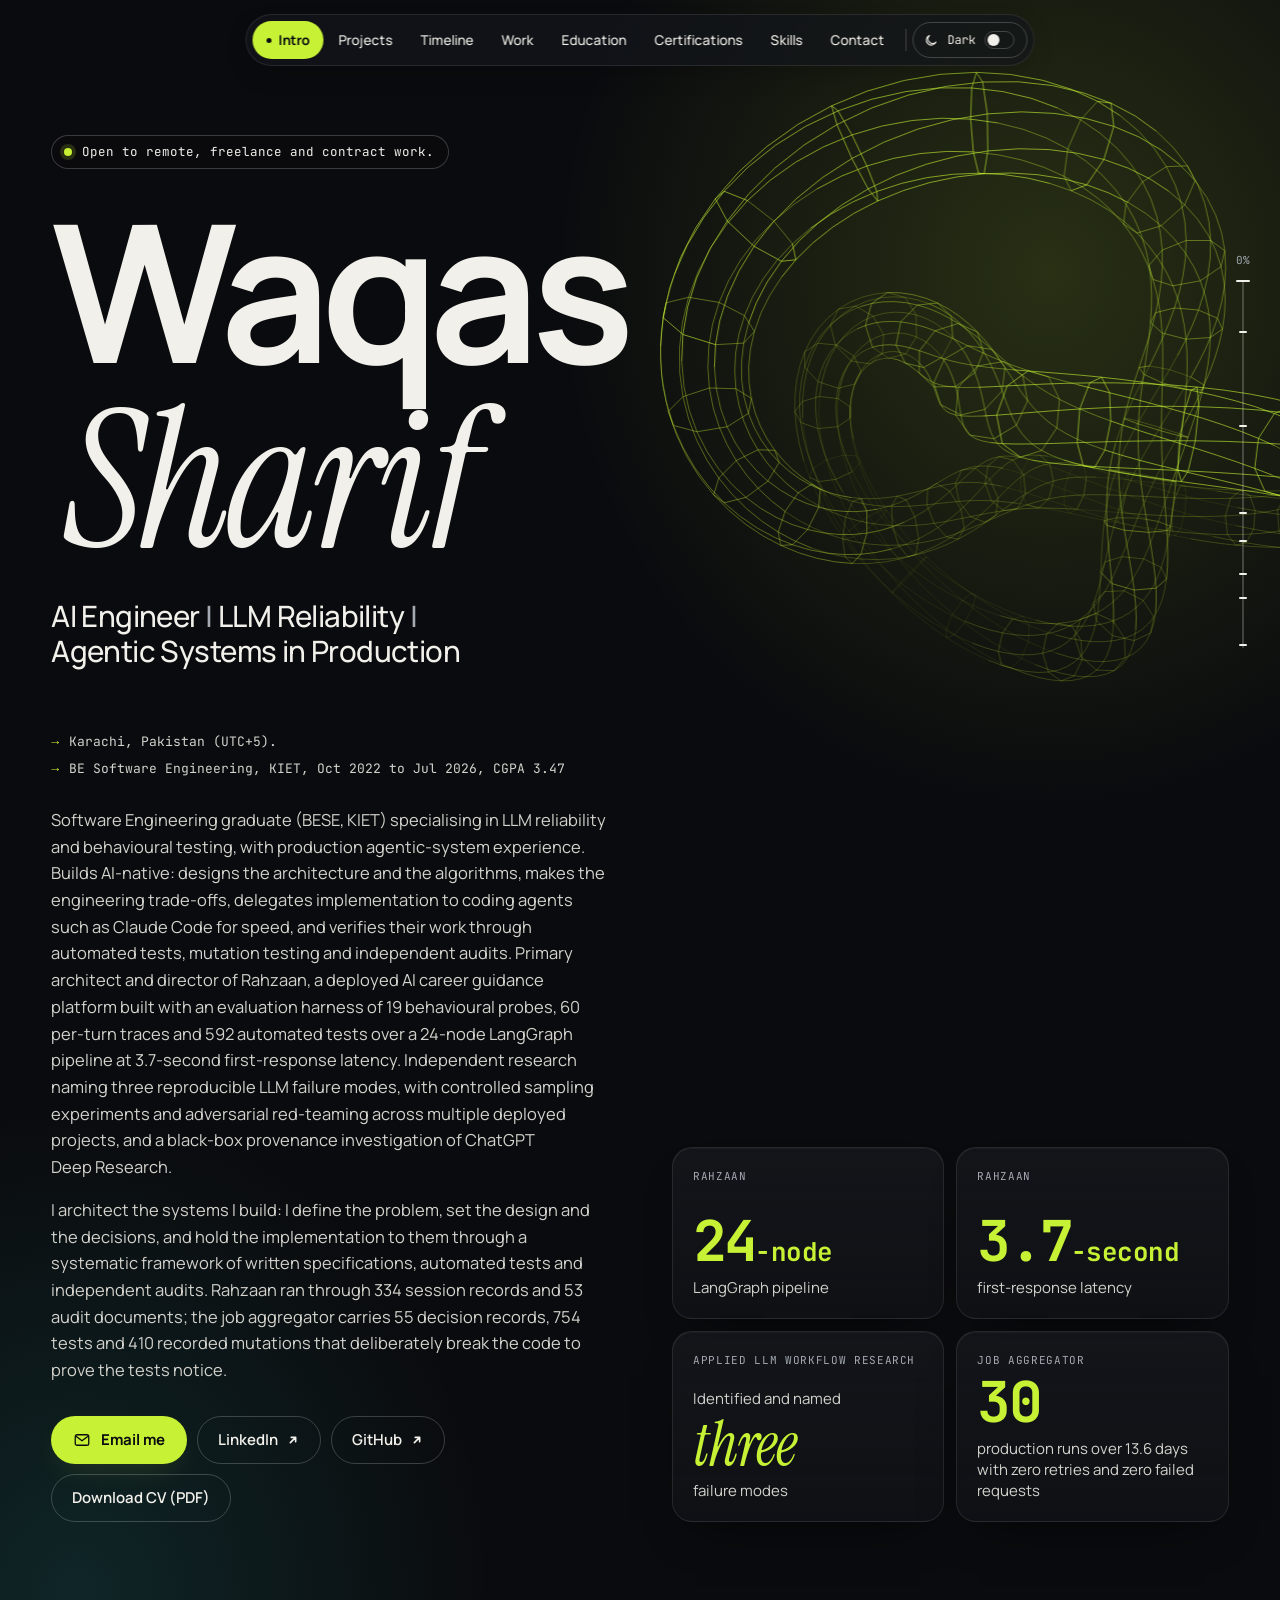
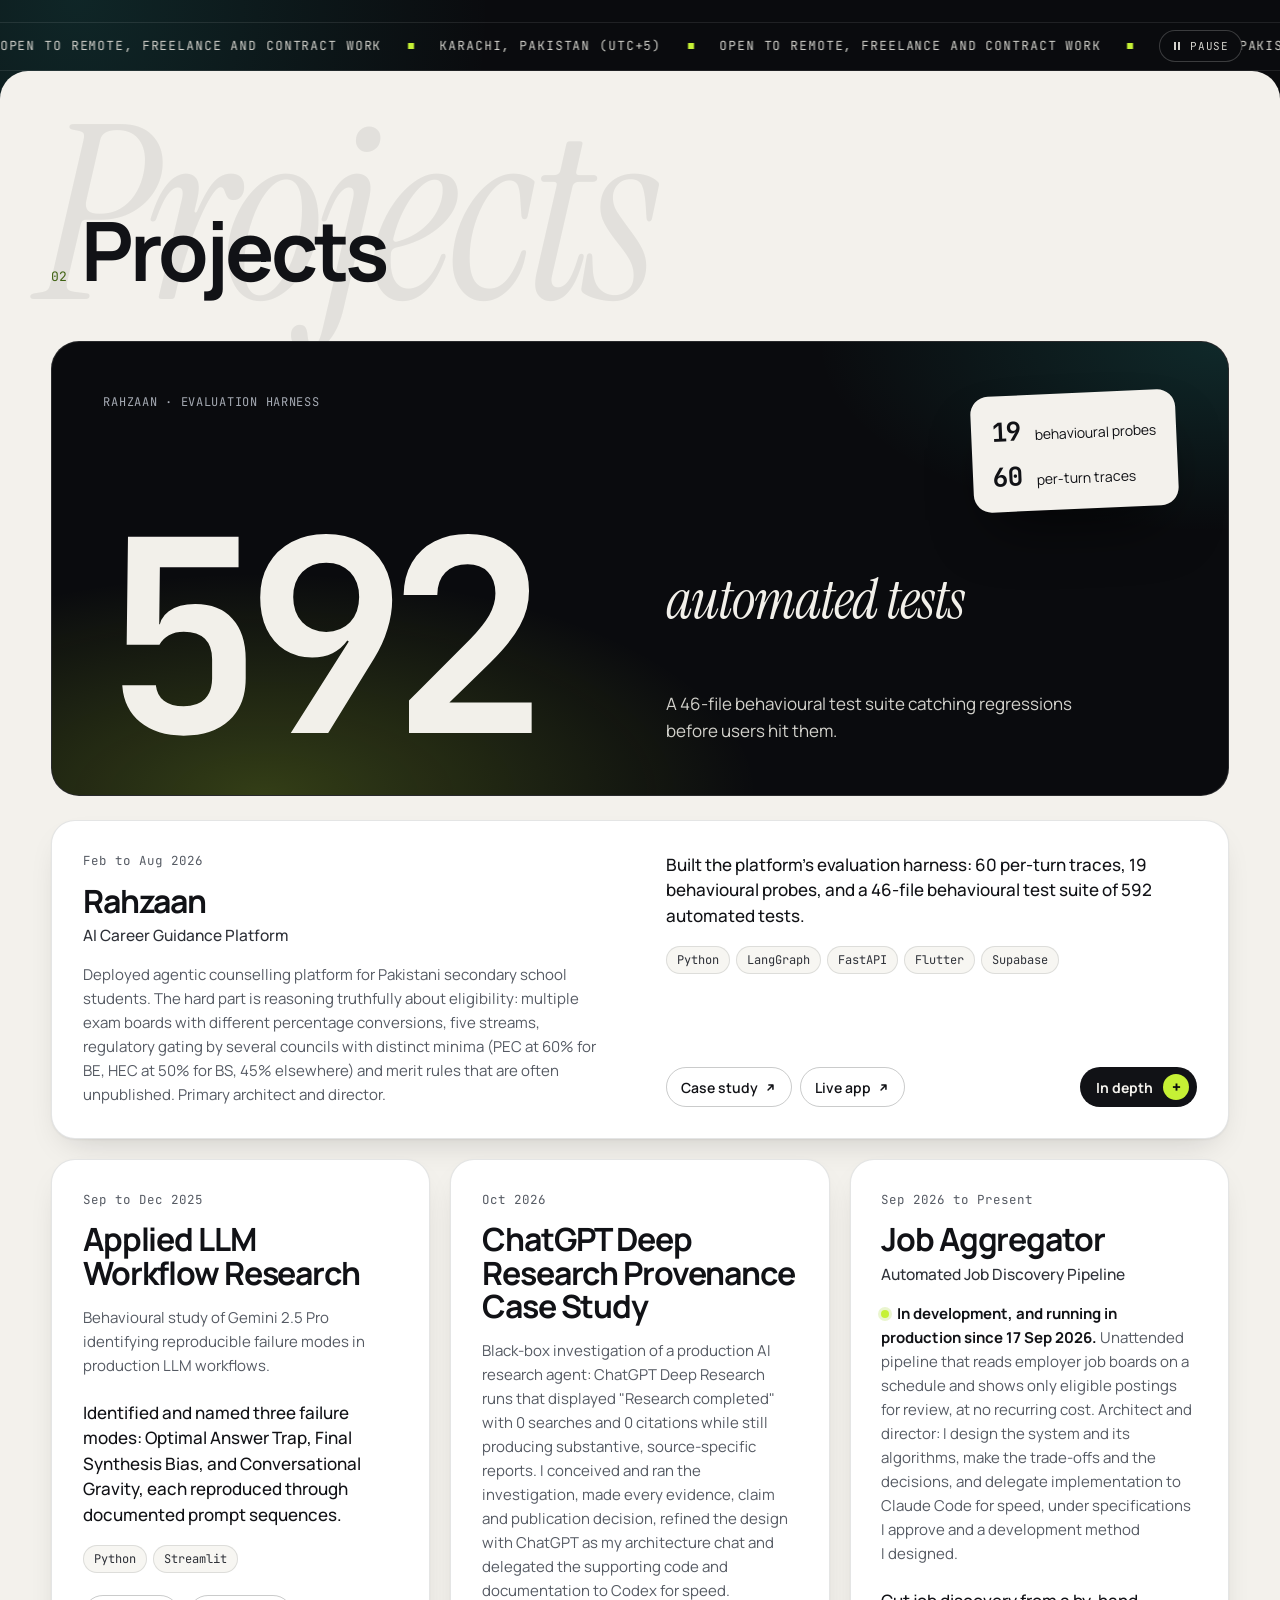
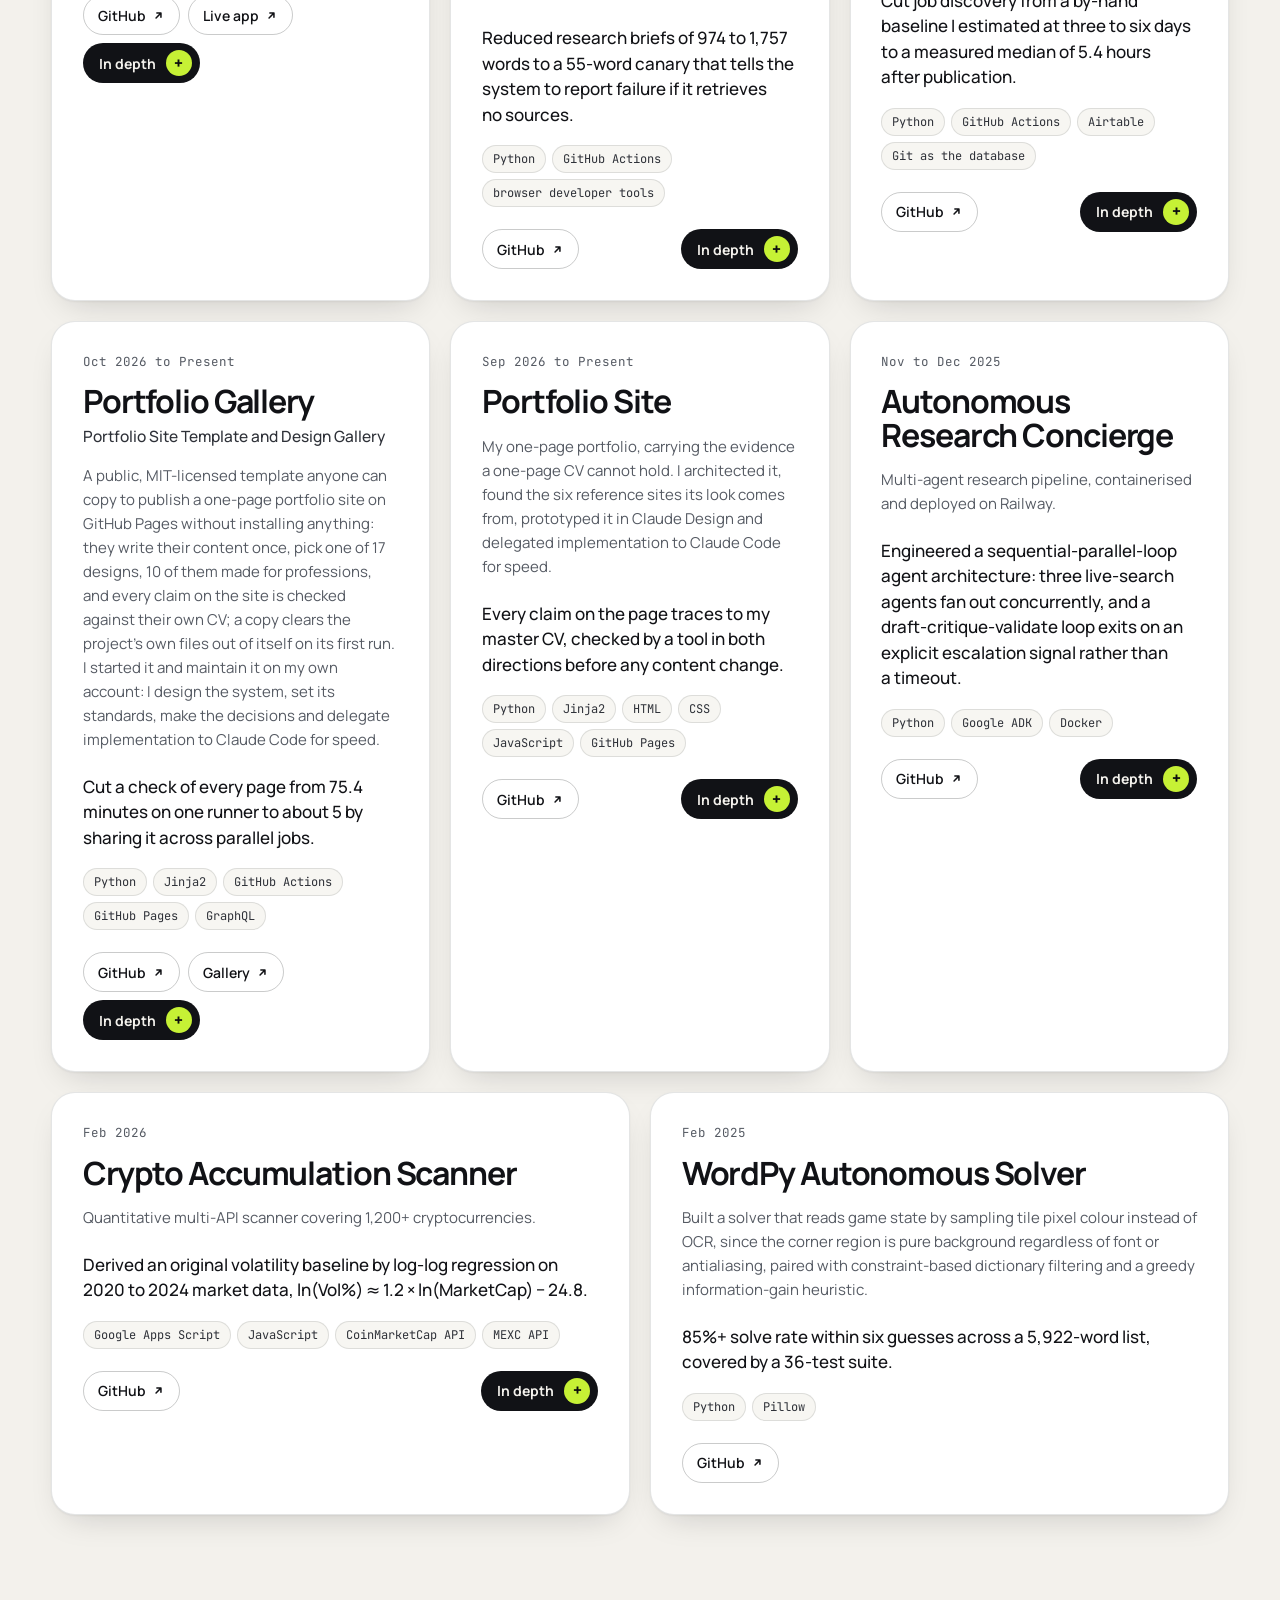
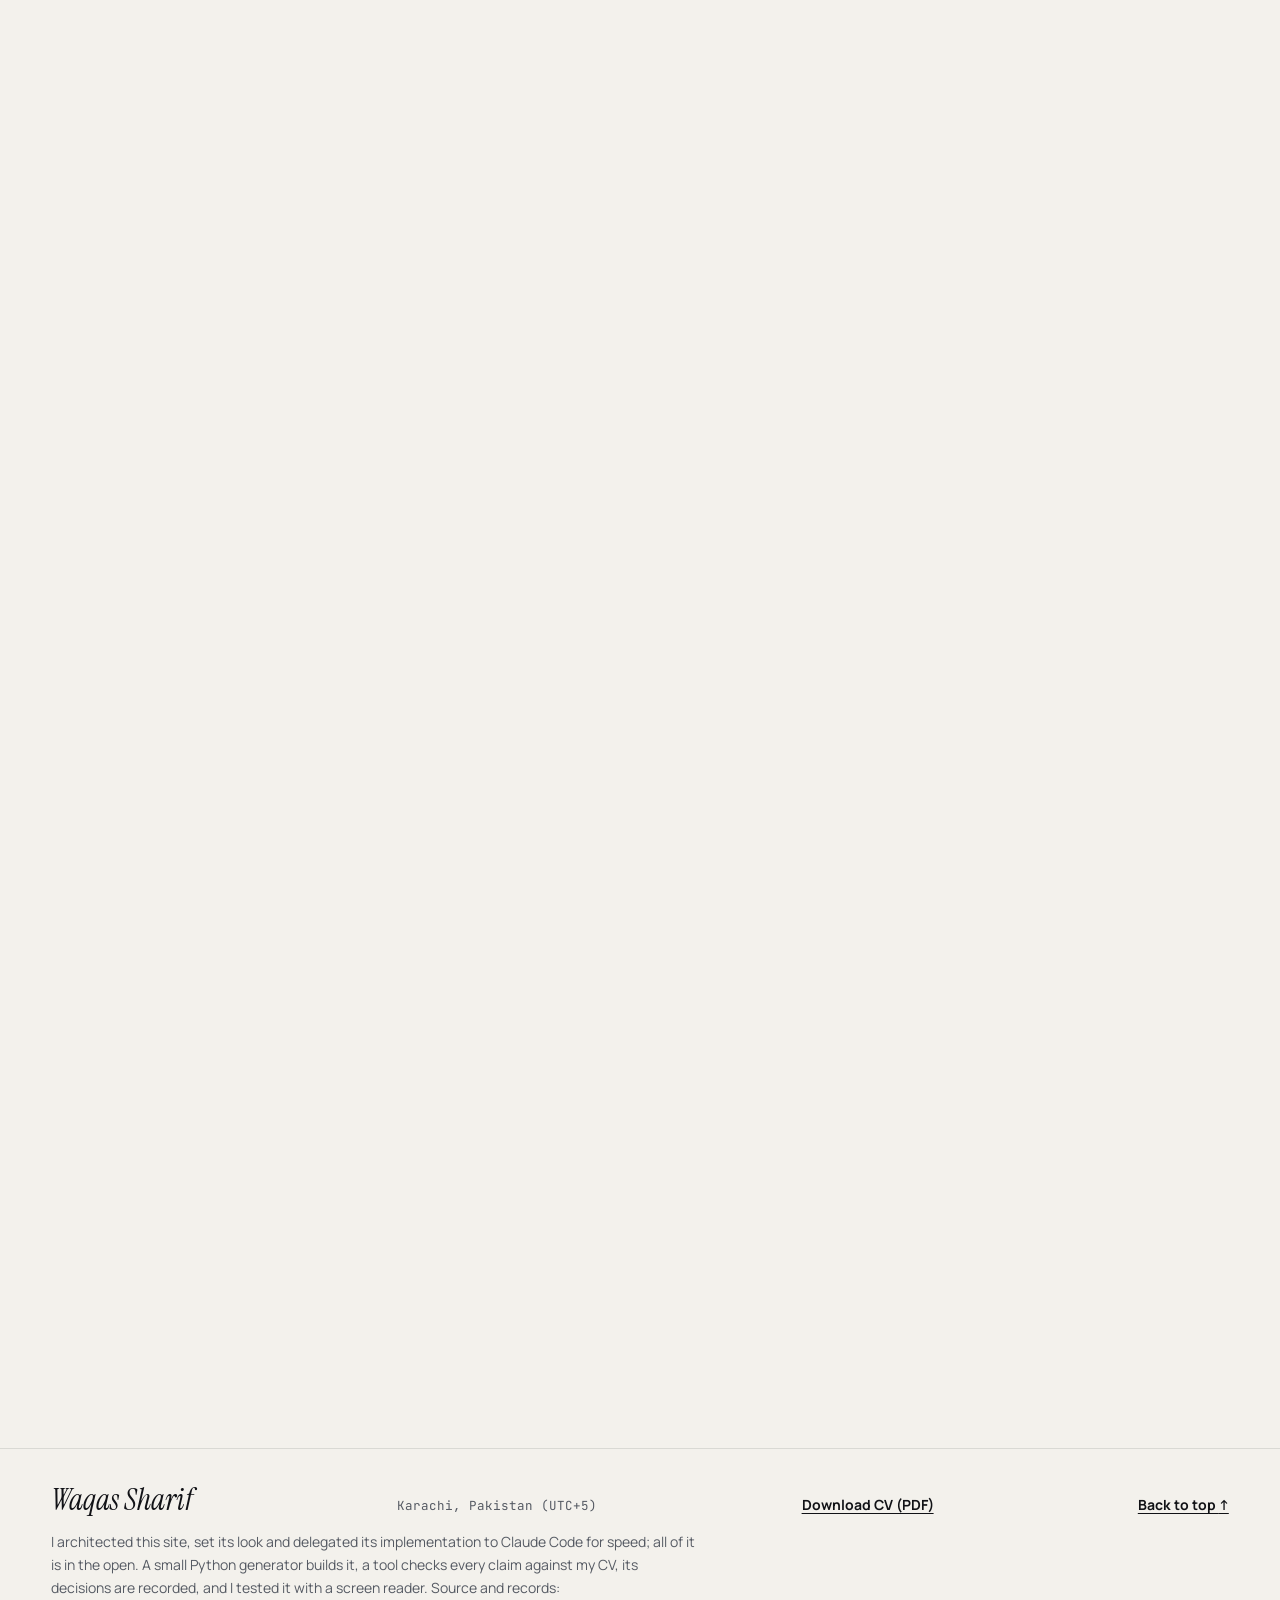
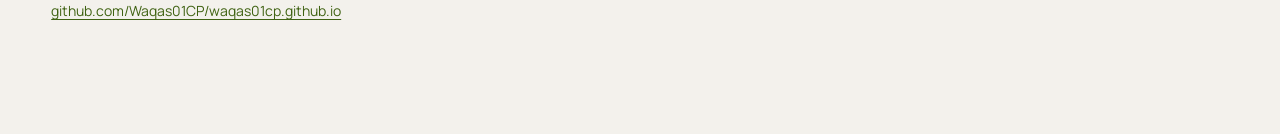
<file: index.html>
<!doctype html>
<!-- Generated by build.py from src/. Edit the source, not this file. -->
<html lang="en-GB">
<head>
<meta charset="utf-8">
<meta name="viewport" content="width=device-width, initial-scale=1">
<meta name="as-of" content="2026-11">
<title>Waqas Sharif</title>
<meta name="description" content="AI Engineer | LLM Reliability | Agentic Systems in Production">
<meta name="author" content="Waqas Sharif">
<meta property="og:type" content="website">
<meta property="og:title" content="Waqas Sharif">
<meta property="og:description" content="Software Engineering graduate (BESE, KIET) specialising in LLM reliability and behavioural testing, with production agentic-system experience.">
<meta property="og:url" content="https://waqas01cp.github.io/">
<meta property="og:image" content="https://waqas01cp.github.io/static/img/preview.png">
<meta property="og:image:width" content="2400">
<meta property="og:image:height" content="1256">
<meta name="twitter:card" content="summary_large_image">
<meta name="color-scheme" content="light dark">
<link rel="icon" href="data:,">
<link rel="preload" href="/static/fonts/manrope-normal.woff2" as="font" type="font/woff2" crossorigin>
<link rel="preload" href="/static/fonts/jetbrains-mono-normal.woff2" as="font" type="font/woff2" crossorigin>
<link rel="preload" href="/static/fonts/instrument-serif-italic.woff2" as="font" type="font/woff2" crossorigin>
<link rel="stylesheet" href="/static/site.css">
<script src="/static/site.js" defer></script>
</head>
<body>
<a class="skip" href="#main">Skip to main content</a>
<nav class="dnav dark" aria-label="Sections" data-nav-box>
<ol class="dnav-list">
<li><a href="#intro" data-nav-link="intro">Intro</a></li>
<li><a href="#projects" data-nav-link="projects">Projects</a></li>
<li><a href="#timeline" data-nav-link="timeline">Timeline</a></li>
<li><a href="#work" data-nav-link="work">Work</a></li>
<li><a href="#education" data-nav-link="education">Education</a></li>
<li><a href="#certifications" data-nav-link="certifications">Certifications</a></li>
<li><a href="#skills" data-nav-link="skills">Skills</a></li>
<li><a href="#contact" data-nav-link="contact">Contact</a></li>
</ol>
<button type="button" class="theme-switch" role="switch" aria-checked="false" data-theme-switch data-js hidden><svg class="i" aria-hidden="true" width="15" height="15" viewBox="0 0 24 24" fill="none" stroke="currentColor" stroke-width="1.8" stroke-linecap="round" stroke-linejoin="round"><path d="M20 14.5A8 8 0 1 1 9.5 4a6.5 6.5 0 0 0 10.5 10.5z"/></svg><span>Dark<span class="vh"> theme</span></span><span class="track" aria-hidden="true"><span class="knob"></span></span></button>
</nav>
<div class="rail dark" aria-hidden="true" data-nav-box data-rail data-js hidden>
<span class="rail-pct" data-pct></span>
<div class="rail-bar"><div class="rail-fill" data-rail-fill></div>
<span class="rail-tick" data-tick="intro"></span>
<span class="rail-tick" data-tick="projects"></span>
<span class="rail-tick" data-tick="timeline"></span>
<span class="rail-tick" data-tick="work"></span>
<span class="rail-tick" data-tick="education"></span>
<span class="rail-tick" data-tick="certifications"></span>
<span class="rail-tick" data-tick="skills"></span>
<span class="rail-tick" data-tick="contact"></span>
</div>
</div>
<nav class="mbar dark" aria-label="Sections" data-nav-box>
<div class="mbar-pill" data-mbar-pill>
<details class="mnav" data-mnav>
<summary><span class="mnav-n" data-active-n></span><span class="vh"> </span> <span class="mnav-label" data-active-label>Sections</span><span class="vh"> </span> <span class="mnav-pct" aria-hidden="true" data-pct></span> <span class="vh">Sections menu</span><svg class="i i-menu" aria-hidden="true" width="18" height="18" viewBox="0 0 24 24" fill="none" stroke="currentColor" stroke-width="1.8" stroke-linecap="round"><path class="i-open" d="M4 8h16M4 16h16"/><path class="i-close" d="M6 6l12 12M18 6L6 18"/></svg></summary>
<div class="mnav-panel">
<ol>
<li><a href="#intro" data-nav-link="intro"><span class="mnav-num" aria-hidden="true">01</span> Intro</a></li>
<li><a href="#projects" data-nav-link="projects"><span class="mnav-num" aria-hidden="true">02</span> Projects</a></li>
<li><a href="#timeline" data-nav-link="timeline"><span class="mnav-num" aria-hidden="true">03</span> Timeline</a></li>
<li><a href="#work" data-nav-link="work"><span class="mnav-num" aria-hidden="true">04</span> Work</a></li>
<li><a href="#education" data-nav-link="education"><span class="mnav-num" aria-hidden="true">05</span> Education</a></li>
<li><a href="#certifications" data-nav-link="certifications"><span class="mnav-num" aria-hidden="true">06</span> Certifications</a></li>
<li><a href="#skills" data-nav-link="skills"><span class="mnav-num" aria-hidden="true">07</span> Skills</a></li>
<li><a href="#contact" data-nav-link="contact"><span class="mnav-num" aria-hidden="true">08</span> Contact</a></li>
</ol>
</div>
</details>
<button type="button" class="theme-btn" role="switch" aria-checked="false" data-theme-switch data-js hidden><svg class="i" aria-hidden="true" width="17" height="17" viewBox="0 0 24 24" fill="none" stroke="currentColor" stroke-width="1.8" stroke-linecap="round" stroke-linejoin="round"><path d="M20 14.5A8 8 0 1 1 9.5 4a6.5 6.5 0 0 0 10.5 10.5z"/></svg><span class="vh">Dark theme</span></button>
</div>
</nav>
<main id="main">
<section id="intro" class="intro dark" aria-label="Intro" data-section>
<div class="intro-glow" aria-hidden="true"></div>
<canvas class="knot" aria-hidden="true" data-knot></canvas>
<div class="wrap">
<p class="avail"><span class="avail-dot" aria-hidden="true"></span>Open to remote, freelance and contract work.</p>
<h1 class="intro-name"><span>Waqas</span><span class="vh"> </span> <span class="serif">Sharif</span></h1>
<p class="headline">AI Engineer<span class="sep"> | </span>LLM Reliability<span class="sep"> | </span>Agentic Systems in Production</p>
<div class="intro-grid">
<div class="intro-main">
<ul class="facts">
<li><span class="arrow" aria-hidden="true">&rarr;</span> <span>Karachi, Pakistan (UTC+5).</span></li>
<li><span class="arrow" aria-hidden="true">&rarr;</span> <span><span>BE Software Engineering, KIET,</span> <span>Oct 2022 to Jul 2026,</span> <span>CGPA 3.47</span></span></li>
</ul>
<p class="lede">Software Engineering graduate (BESE, KIET) specialising in LLM reliability and behavioural testing, with production agentic-system experience. Builds AI-native: designs the architecture and the algorithms, makes the engineering trade-offs, delegates implementation to coding agents such as Claude Code for speed, and verifies their work through automated tests, mutation testing and independent audits. Primary architect and director of Rahzaan, a deployed AI career guidance platform built with an evaluation harness of 19 behavioural probes, 60 per-turn traces and 592 automated tests over a 24-node LangGraph pipeline at 3.7-second first-response latency. Independent research naming three reproducible LLM failure modes, with controlled sampling experiments and adversarial red-teaming across multiple deployed projects, and a black-box provenance investigation of ChatGPT Deep Research.</p>
<p class="lede">I architect the systems I build: I define the problem, set the design and the decisions, and hold the implementation to them through a systematic framework of written specifications, automated tests and independent audits. Rahzaan ran through 334 session records and 53 audit documents; the job aggregator carries 55 decision records, 754 tests and 410 recorded mutations that deliberately break the code to prove the tests notice.</p>
<ul class="cta">
<li><a class="btn btn-acc" href="mailto:ma.sharif.waqas@gmail.com"><svg class="i" aria-hidden="true" width="18" height="18" viewBox="0 0 24 24" fill="none" stroke="currentColor" stroke-width="1.7" stroke-linejoin="round"><rect x="3" y="5" width="18" height="14" rx="2.5"/><path d="M4 7l8 6 8-6"/></svg>Email me</a></li>
<li><a class="btn" href="https://linkedin.com/in/ma-waqas-sharif">LinkedIn<svg class="i" aria-hidden="true" width="14" height="14" viewBox="0 0 16 16" fill="none" stroke="currentColor" stroke-width="1.9" stroke-linecap="round" stroke-linejoin="round"><path d="M5 11L11 5M6 5h5v5"/></svg></a></li>
<li><a class="btn" href="https://github.com/Waqas01CP">GitHub<svg class="i" aria-hidden="true" width="14" height="14" viewBox="0 0 16 16" fill="none" stroke="currentColor" stroke-width="1.9" stroke-linecap="round" stroke-linejoin="round"><path d="M5 11L11 5M6 5h5v5"/></svg></a></li>
<li><a class="btn" href="/cv/Waqas_Sharif_CV.pdf" download>Download CV (PDF)</a></li>
</ul>
</div>
<ul class="results" aria-label="Results">
<li class="result" data-tilt>
<span class="glare" aria-hidden="true"></span>
<p class="result-label">Rahzaan</p>
<p class="result-fig"><span class="result-num">24<span class="result-suffix">-node</span></span><span class="vh"> </span> <span class="result-text">LangGraph pipeline</span></p>
</li>
<li class="result" data-tilt>
<span class="glare" aria-hidden="true"></span>
<p class="result-label">Rahzaan</p>
<p class="result-fig"><span class="result-num">3.7<span class="result-suffix">-second</span></span><span class="vh"> </span> <span class="result-text">first-response latency</span></p>
</li>
<li class="result" data-tilt>
<span class="glare" aria-hidden="true"></span>
<p class="result-label">Applied LLM Workflow Research</p>
<p class="result-fig"><span class="result-text">Identified and named</span><span class="vh"> </span> <span class="result-word">three</span><span class="vh"> </span> <span class="result-text">failure modes</span></p>
</li>
<li class="result" data-tilt>
<span class="glare" aria-hidden="true"></span>
<p class="result-label">Job Aggregator</p>
<p class="result-fig"><span class="result-num">30<span class="result-suffix"></span></span><span class="vh"> </span> <span class="result-text">production runs over 13.6 days with zero retries and zero failed requests</span></p>
</li>
</ul>
</div>
</div>
<div class="strip" data-strip>
<p class="strip-static wrap"><span>Open to remote, freelance and contract work</span><span class="vh"> </span> <span class="sq" aria-hidden="true"></span> <span>Karachi, Pakistan (UTC+5)</span></p>
<button type="button" class="strip-pause" data-strip-pause hidden><svg class="i" aria-hidden="true" width="10" height="10" viewBox="0 0 10 10" fill="currentColor"><path class="i-pause" d="M2 1h2v8H2zM6 1h2v8H6z"/><path class="i-play" d="M2 1l7 4-7 4z"/></svg><span data-strip-label>Pause</span><span class="vh"> the moving strip</span></button>
</div>
</section>
<div class="page">
<section id="projects" class="sec" aria-labelledby="h-projects" data-section>
<div class="wrap">
<header class="sec-head">
<span class="fade-word" aria-hidden="true" data-fade-word>Projects</span>
<div class="sec-title"><span class="sec-n" aria-hidden="true">02</span><h2 id="h-projects">Projects</h2></div>
</header>
<div class="feature dark">
<div class="feature-glow" aria-hidden="true"></div>
<p class="feature-label">Rahzaan <span aria-hidden="true">&middot;</span> evaluation harness</p>
<p class="feature-main"><span class="feature-num">592</span><span class="vh"> </span> <span class="feature-text serif">automated tests</span></p>
<ul class="feature-pairs">
<li><span class="num">19</span><span class="vh"> </span> <span>behavioural probes</span></li>
<li><span class="num">60</span><span class="vh"> </span> <span>per-turn traces</span></li>
</ul>
<p class="feature-note">A 46-file behavioural test suite catching regressions before users hit them.</p>
</div>
<div class="proj-grid">
<article id="rahzaan" class="proj proj-lead" style="--span-wide: 6; --span-mid: 6" aria-labelledby="h-rahzaan" data-tilt>
<span class="glare" aria-hidden="true"></span>
<div class="proj-body">
<div class="proj-head">
<p class="proj-dates"><time datetime="2026-02">Feb</time> to <time datetime="2026-08">Aug 2026</time></p>
<h3 id="h-rahzaan">Rahzaan</h3>
<p class="proj-sub">AI Career Guidance Platform</p>
<p class="proj-summary">Deployed agentic counselling platform for Pakistani secondary school students. The hard part is reasoning truthfully about eligibility: multiple exam boards with different percentage conversions, five streams, regulatory gating by several councils with distinct minima (PEC at 60% for BE, HEC at 50% for BS, 45% elsewhere) and merit rules that are often unpublished. Primary architect and director.</p>
</div>
<div class="proj-side">
<p class="proj-fact">Built the platform&#39;s evaluation harness: 60 per-turn traces, 19 behavioural probes, and a 46-file behavioural test suite of 592 automated tests.</p>
<ul class="chips chips-mono" aria-label="Stack">
<li>Python</li>
<li>LangGraph</li>
<li>FastAPI</li>
<li>Flutter</li>
<li>Supabase</li>
</ul>
<div class="proj-actions">
<div class="proj-links">
<a class="btn btn-sm" href="/Rahzaan/">Case study<span class="vh">: Rahzaan</span><svg class="i" aria-hidden="true" width="13" height="13" viewBox="0 0 16 16" fill="none" stroke="currentColor" stroke-width="1.9" stroke-linecap="round" stroke-linejoin="round"><path d="M5 11L11 5M6 5h5v5"/></svg></a>
<a class="btn btn-sm" href="https://fyp-career-guidance.vercel.app/">Live app<span class="vh">: Rahzaan</span><svg class="i" aria-hidden="true" width="13" height="13" viewBox="0 0 16 16" fill="none" stroke="currentColor" stroke-width="1.9" stroke-linecap="round" stroke-linejoin="round"><path d="M5 11L11 5M6 5h5v5"/></svg></a>
</div>
<button type="button" class="depth-toggle" id="toggle-rahzaan" aria-expanded="false" aria-controls="depth-rahzaan" data-depth-toggle data-js hidden aria-hidden="true">In depth<span class="vh">: Rahzaan</span><span class="sign" aria-hidden="true"></span></button>
</div>
</div>
</div>
</article>
<div id="depth-rahzaan" class="depth" data-depth>
<div class="depth-glow" aria-hidden="true"></div>
<div class="depth-head">
<h3 id="depth-h-rahzaan">In depth: <span class="serif">Rahzaan</span></h3>
<div class="depth-actions">
<a class="btn btn-sm" href="/Rahzaan/">Case study<span class="vh">: Rahzaan</span><svg class="i" aria-hidden="true" width="13" height="13" viewBox="0 0 16 16" fill="none" stroke="currentColor" stroke-width="1.9" stroke-linecap="round" stroke-linejoin="round"><path d="M5 11L11 5M6 5h5v5"/></svg></a>
<a class="btn btn-sm" href="https://fyp-career-guidance.vercel.app/">Live app<span class="vh">: Rahzaan</span><svg class="i" aria-hidden="true" width="13" height="13" viewBox="0 0 16 16" fill="none" stroke="currentColor" stroke-width="1.9" stroke-linecap="round" stroke-linejoin="round"><path d="M5 11L11 5M6 5h5v5"/></svg></a>
<button type="button" class="btn btn-sm" aria-label="Close in depth: Rahzaan" data-depth-close="rahzaan" data-js hidden aria-hidden="true">Close<span class="mono" aria-hidden="true">&minus;</span></button>
</div>
</div>
<ol class="depth-list">
<li><span class="depth-n" aria-hidden="true">01</span><p>Built the platform's evaluation harness: <strong>five named personas</strong> and a <strong>ten-scenario</strong> curriculum matrix producing <strong>60 per-turn traces</strong>, <strong>19 behavioural probes</strong> using paired before-and-after measurement and single-criterion isolation to attribute cause, a separated run-and-analyse pipeline, and a <strong>46-file behavioural test suite of 592 automated tests</strong> catching regressions before users hit them.</p></li>
<li><span class="depth-n" aria-hidden="true">02</span><p>Refuted my own diagnosis of why the system over-asserted. I assumed thin data caused it; measuring across <strong>five data-completeness levels</strong> showed the opposite, the thinnest persona was the most honest, declining outright rather than fabricating. The real trigger was <strong>internal signal divergence</strong>, the model inventing an affective bridge to reconcile conflicting academic and psychometric inputs, so the scarcity guard I had planned would have fixed nothing. Redirected the fix to the divergence path, then added a deterministic post-generation gate as backstop after establishing that negative directives carry a reliability ceiling.</p></li>
<li><span class="depth-n" aria-hidden="true">03</span><p>Architected a <strong>24-node LangGraph pipeline</strong>: fan-out across 9 concurrent nodes, fan-in through a central dispatcher, then two further stages, with 52 typed state fields and concurrent-write reducers. Cut first-response latency from 20 to 25 seconds down to <strong>3.7 seconds</strong>. Per-node model routing lets any node's LLM be swapped through environment config alone, with <strong>LangSmith</strong> tracing for per-turn execution, node latency, and token usage.</p></li>
<li><span class="depth-n" aria-hidden="true">04</span><p>Built a production <strong>FastAPI</strong> backend: <strong>22 REST endpoints</strong>, <strong>LangGraph</strong> checkpoint persistence to <strong>PostgreSQL</strong>, SSE streaming with a parallel keepalive task that defeats the host's 30-second proxy timeout, JWT authentication with bcrypt, rate limiting, 11 Alembic migrations against live data, a deterministic refresh endpoint that regenerates recommendations with zero LLM calls, and a profile summary generator running six parallel LLM calls plus synthesis off the event loop. Automated a 15-day job-market pipeline mapping <strong>14,595 job titles</strong> to canonical career fields via Gemini.</p></li>
<li><span class="depth-n" aria-hidden="true">05</span><p>Engineered two model-independent LLM guardrails: a <strong>9-criterion reflection gate</strong> that applies surgical corrections before any response streams, including a check that blocks unfounded emotional or clinical claims about a user, and deterministic context stripping, built after finding the model ignores "do not include" instructions but cannot discuss data it never receives. Verified across two model versions, alongside three callable tool interfaces and PII handling kept as concerns separate from the agents themselves.</p></li>
<li><span class="depth-n" aria-hidden="true">06</span><p>Shipped a <strong>29-route Flutter frontend</strong>: onboarding, six assessment flows, O/A Level grade conversion, live streaming chat, recommendation dashboard, and a profile hub. Riverpod state management and cold-start timeout handling. Web build deployed on Vercel (<a href="https://fyp-career-guidance.vercel.app/">live</a>), with a contract test on the frontend asserting the same merit-tier contract the backend enforces.</p></li>
<li><span class="depth-n" aria-hidden="true">07</span><p>Designed the recommendation engine: a <strong>265-item session drawn from item banks of 1,409</strong>, sized so a student who reassesses is not asked the same questions twice, across seven construct-grounded psychometric instruments including an original one derived from work-adjustment theory, with MBTI rejected on published reliability evidence. Scored by a multi-dimensional model blending interest-profile geometry, measured capability, and deterministic tier validation with no LLM call. <strong>Fully bilingual: every instrument and the entire session exist in English and Roman Urdu, and the conversation follows whichever the student uses, including mixed script within a sentence.</strong></p></li>
<li><span class="depth-n" aria-hidden="true">08</span><p>Ran the build through a <strong>two-tier development harness</strong> of my own design, now my default method for any system of size: an architecture conversation producing versioned specifications, an implementer working from them under a written rules file across five role-scoped instruction sets, and LangSmith traces pulled back through a fetch skill to close the loop. Recorded across <strong>334 session records</strong> in four months with the model and reasoning tier attributed per session, <strong>53 audit documents</strong> over six whole-system audit phases, and a status register tagging every claim live-verified or believed so that doubt stays pointed at the unverified set.</p></li>
<li><span class="depth-n" aria-hidden="true">09</span><p>Coordinated two contributors through written setup guides, versioned interface contracts and <strong>17 dated change notices</strong>, against a governance document versioned to v2.27 carrying 80+ locked decisions, with rehearsal runs before every destructive data operation and a documentation toolchain generating both the architecture view and the dissertation itself from code.</p></li>
</ol>
</div>
<article id="applied-llm-workflow-research" class="proj" style="--span-wide: 2; --span-mid: 3" aria-labelledby="h-applied-llm-workflow-research" data-tilt>
<span class="glare" aria-hidden="true"></span>
<div class="proj-body">
<div class="proj-head">
<p class="proj-dates"><time datetime="2025-09">Sep</time> to <time datetime="2025-12">Dec 2025</time></p>
<h3 id="h-applied-llm-workflow-research">Applied LLM Workflow Research</h3>
<p class="proj-summary">Behavioural study of Gemini 2.5 Pro identifying reproducible failure modes in production LLM workflows.</p>
</div>
<div class="proj-side">
<p class="proj-fact">Identified and named three failure modes: Optimal Answer Trap, Final Synthesis Bias, and Conversational Gravity, each reproduced through documented prompt sequences.</p>
<ul class="chips chips-mono" aria-label="Stack">
<li>Python</li>
<li>Streamlit</li>
</ul>
<div class="proj-actions">
<div class="proj-links">
<a class="btn btn-sm" href="https://github.com/Waqas01CP/Applied-LLM-Workflow-Research">GitHub<span class="vh">: Applied LLM Workflow Research</span><svg class="i" aria-hidden="true" width="13" height="13" viewBox="0 0 16 16" fill="none" stroke="currentColor" stroke-width="1.9" stroke-linecap="round" stroke-linejoin="round"><path d="M5 11L11 5M6 5h5v5"/></svg></a>
<a class="btn btn-sm" href="https://applied-llm-workflow-research.streamlit.app/">Live app<span class="vh">: Applied LLM Workflow Research</span><svg class="i" aria-hidden="true" width="13" height="13" viewBox="0 0 16 16" fill="none" stroke="currentColor" stroke-width="1.9" stroke-linecap="round" stroke-linejoin="round"><path d="M5 11L11 5M6 5h5v5"/></svg></a>
</div>
<button type="button" class="depth-toggle" id="toggle-applied-llm-workflow-research" aria-expanded="false" aria-controls="depth-applied-llm-workflow-research" data-depth-toggle data-js hidden aria-hidden="true">In depth<span class="vh">: Applied LLM Workflow Research</span><span class="sign" aria-hidden="true"></span></button>
</div>
</div>
</div>
</article>
<div id="depth-applied-llm-workflow-research" class="depth" data-depth>
<div class="depth-glow" aria-hidden="true"></div>
<div class="depth-head">
<h3 id="depth-h-applied-llm-workflow-research">In depth: <span class="serif">Applied LLM Workflow Research</span></h3>
<div class="depth-actions">
<a class="btn btn-sm" href="https://github.com/Waqas01CP/Applied-LLM-Workflow-Research">GitHub<span class="vh">: Applied LLM Workflow Research</span><svg class="i" aria-hidden="true" width="13" height="13" viewBox="0 0 16 16" fill="none" stroke="currentColor" stroke-width="1.9" stroke-linecap="round" stroke-linejoin="round"><path d="M5 11L11 5M6 5h5v5"/></svg></a>
<a class="btn btn-sm" href="https://applied-llm-workflow-research.streamlit.app/">Live app<span class="vh">: Applied LLM Workflow Research</span><svg class="i" aria-hidden="true" width="13" height="13" viewBox="0 0 16 16" fill="none" stroke="currentColor" stroke-width="1.9" stroke-linecap="round" stroke-linejoin="round"><path d="M5 11L11 5M6 5h5v5"/></svg></a>
<button type="button" class="btn btn-sm" aria-label="Close in depth: Applied LLM Workflow Research" data-depth-close="applied-llm-workflow-research" data-js hidden aria-hidden="true">Close<span class="mono" aria-hidden="true">&minus;</span></button>
</div>
</div>
<ol class="depth-list">
<li><span class="depth-n" aria-hidden="true">01</span><p>Identified and named <strong>three failure modes</strong>: Optimal Answer Trap (the model locks onto its first acceptable answer and resists valid redirection), Final Synthesis Bias (output collapses toward a synthesised endpoint regardless of instruction), and Conversational Gravity (accumulated context progressively narrows model behaviour), each reproduced through documented prompt sequences.</p></li>
<li><span class="depth-n" aria-hidden="true">02</span><p>Ran controlled experiments across temperature, top-p, and top-k sampling; 1M-token context stress tests; adversarial red-teaming with hallucination injection; and context-ordering trials showing a <strong>~30% retrieval error rate</strong> when context follows rather than precedes the instruction.</p></li>
<li><span class="depth-n" aria-hidden="true">03</span><p>Shipped a <strong>5-stage prompting protocol</strong> combining intent decomposition, strict output schemas, and adversarial self-critique, deployed as an interactive Streamlit application with a failure-mode comparison view and a prompt template playground (<a href="https://applied-llm-workflow-research.streamlit.app/">live</a>).</p></li>
</ol>
</div>
<article id="chatgpt-deep-research-provenance-case-study" class="proj" style="--span-wide: 2; --span-mid: 3" aria-labelledby="h-chatgpt-deep-research-provenance-case-study" data-tilt>
<span class="glare" aria-hidden="true"></span>
<div class="proj-body">
<div class="proj-head">
<p class="proj-dates"><time datetime="2026-10">Oct 2026</time></p>
<h3 id="h-chatgpt-deep-research-provenance-case-study">ChatGPT Deep Research Provenance Case Study</h3>
<p class="proj-summary">Black-box investigation of a production AI research agent: ChatGPT Deep Research runs that displayed &#34;Research completed&#34; with 0 searches and 0 citations while still producing substantive, source-specific reports. I conceived and ran the investigation, made every evidence, claim and publication decision, refined the design with ChatGPT as my architecture chat and delegated the supporting code and documentation to Codex for speed.</p>
</div>
<div class="proj-side">
<p class="proj-fact">Reduced research briefs of 974 to 1,757 words to a 55-word canary that tells the system to report failure if it retrieves no sources.</p>
<ul class="chips chips-mono" aria-label="Stack">
<li>Python</li>
<li>GitHub Actions</li>
<li>browser developer tools</li>
</ul>
<div class="proj-actions">
<div class="proj-links">
<a class="btn btn-sm" href="https://github.com/Waqas01CP/chatgpt-deep-research-provenance-case-study">GitHub<span class="vh">: ChatGPT Deep Research Provenance Case Study</span><svg class="i" aria-hidden="true" width="13" height="13" viewBox="0 0 16 16" fill="none" stroke="currentColor" stroke-width="1.9" stroke-linecap="round" stroke-linejoin="round"><path d="M5 11L11 5M6 5h5v5"/></svg></a>
</div>
<button type="button" class="depth-toggle" id="toggle-chatgpt-deep-research-provenance-case-study" aria-expanded="false" aria-controls="depth-chatgpt-deep-research-provenance-case-study" data-depth-toggle data-js hidden aria-hidden="true">In depth<span class="vh">: ChatGPT Deep Research Provenance Case Study</span><span class="sign" aria-hidden="true"></span></button>
</div>
</div>
</div>
</article>
<div id="depth-chatgpt-deep-research-provenance-case-study" class="depth" data-depth>
<div class="depth-glow" aria-hidden="true"></div>
<div class="depth-head">
<h3 id="depth-h-chatgpt-deep-research-provenance-case-study">In depth: <span class="serif">ChatGPT Deep Research Provenance Case Study</span></h3>
<div class="depth-actions">
<a class="btn btn-sm" href="https://github.com/Waqas01CP/chatgpt-deep-research-provenance-case-study">GitHub<span class="vh">: ChatGPT Deep Research Provenance Case Study</span><svg class="i" aria-hidden="true" width="13" height="13" viewBox="0 0 16 16" fill="none" stroke="currentColor" stroke-width="1.9" stroke-linecap="round" stroke-linejoin="round"><path d="M5 11L11 5M6 5h5v5"/></svg></a>
<button type="button" class="btn btn-sm" aria-label="Close in depth: ChatGPT Deep Research Provenance Case Study" data-depth-close="chatgpt-deep-research-provenance-case-study" data-js hidden aria-hidden="true">Close<span class="mono" aria-hidden="true">&minus;</span></button>
</div>
</div>
<ol class="depth-list">
<li><span class="depth-n" aria-hidden="true">01</span><p>Preserved a baseline of 9 earlier runs that had displayed <strong>2,835 searches and 477 citations</strong>, then reduced research briefs of 974 to 1,757 words to a <strong>55-word canary</strong> that tells the system to report failure if it retrieves no sources. The canary still completed at 0/0 on four accounts (one Plus, three Free) across desktop web, the iOS app and macOS Safari, and again three days later; all 14 runs since the baseline displayed zero of both.</p></li>
<li><span class="depth-n" aria-hidden="true">02</span><p>Instrumented a fresh reproduction with browser diagnostics and captured the client's own warning that the report "contains citation markers but no content references". Checked the run's policy figures against the central banks' official sites: it reported a Bank of Canada rate change published hours earlier, so a zero counter is no evidence that current information failed to reach it. Kept every conclusion at the level of the evidence: no root-cause or retrieval claim, and earlier public reports credited.</p></li>
<li><span class="depth-n" aria-hidden="true">03</span><p>Found a separate failure: two completed reports silently covered 1 of 3 and 1 of 4 requested programmes, which is why I treat completion, provenance and scope coverage as separate acceptance criteria for research agents. Published a privacy-bounded case study from a fresh repository, every evidence file checked by SHA-256 in GitHub Actions against an exact manifest, and gave OpenAI Support the sanitized network capture it requested.</p></li>
<li><span class="depth-n" aria-hidden="true">04</span><p>Retired my own natural-language checker after reviews found it passing cases that were not clean, and replaced it with deterministic checks on explicit inputs, kept out of the public claim.</p></li>
</ol>
</div>
<article id="job-aggregator" class="proj" style="--span-wide: 2; --span-mid: 3" aria-labelledby="h-job-aggregator" data-tilt>
<span class="glare" aria-hidden="true"></span>
<div class="proj-body">
<div class="proj-head">
<p class="proj-dates"><time datetime="2026-09">Sep 2026</time> to Present</p>
<h3 id="h-job-aggregator">Job Aggregator</h3>
<p class="proj-sub">Automated Job Discovery Pipeline</p>
<p class="proj-summary"><span class="dot" aria-hidden="true"></span><strong>In development, and running in production since 17 Sep 2026.</strong> Unattended pipeline that reads employer job boards on a schedule and shows only eligible postings for review, at no recurring cost. Architect and director: I design the system and its algorithms, make the trade-offs and the decisions, and delegate implementation to Claude Code for speed, under specifications I approve and a development method I designed.</p>
</div>
<div class="proj-side">
<p class="proj-fact">Cut job discovery from a by-hand baseline I estimated at three to six days to a measured median of 5.4 hours after publication.</p>
<ul class="chips chips-mono" aria-label="Stack">
<li>Python</li>
<li>GitHub Actions</li>
<li>Airtable</li>
<li>Git as the database</li>
</ul>
<div class="proj-actions">
<div class="proj-links">
<a class="btn btn-sm" href="https://github.com/Waqas01CP/job-aggregator">GitHub<span class="vh">: Job Aggregator</span><svg class="i" aria-hidden="true" width="13" height="13" viewBox="0 0 16 16" fill="none" stroke="currentColor" stroke-width="1.9" stroke-linecap="round" stroke-linejoin="round"><path d="M5 11L11 5M6 5h5v5"/></svg></a>
</div>
<button type="button" class="depth-toggle" id="toggle-job-aggregator" aria-expanded="false" aria-controls="depth-job-aggregator" data-depth-toggle data-js hidden aria-hidden="true">In depth<span class="vh">: Job Aggregator</span><span class="sign" aria-hidden="true"></span></button>
</div>
</div>
</div>
</article>
<div id="depth-job-aggregator" class="depth" data-depth>
<div class="depth-glow" aria-hidden="true"></div>
<div class="depth-head">
<h3 id="depth-h-job-aggregator">In depth: <span class="serif">Job Aggregator</span></h3>
<div class="depth-actions">
<a class="btn btn-sm" href="https://github.com/Waqas01CP/job-aggregator">GitHub<span class="vh">: Job Aggregator</span><svg class="i" aria-hidden="true" width="13" height="13" viewBox="0 0 16 16" fill="none" stroke="currentColor" stroke-width="1.9" stroke-linecap="round" stroke-linejoin="round"><path d="M5 11L11 5M6 5h5v5"/></svg></a>
<button type="button" class="btn btn-sm" aria-label="Close in depth: Job Aggregator" data-depth-close="job-aggregator" data-js hidden aria-hidden="true">Close<span class="mono" aria-hidden="true">&minus;</span></button>
</div>
</div>
<ol class="depth-list">
<li><span class="depth-n" aria-hidden="true">01</span><p>Cut job discovery from a by-hand baseline I estimated at three to six days to a measured <strong>median of 5.4 hours</strong> after publication, 90th percentile 10.5 hours over 114 postings, against targets of 24 and 72. The pipeline runs on <strong>GitHub Actions</strong> and Python (standard library plus requests), reading eleven employer ATS boards twice a day and one aggregator daily.</p></li>
<li><span class="depth-n" aria-hidden="true">02</span><p><strong>30 production runs over 13.6 days with zero retries and zero failed requests</strong>, a median of 36 requests per run against a budget of 500, and 34,557 postings fetched. Retry with backoff, a circuit breaker and three exit codes (done, failed, stopped and resumable) mean a missed run costs latency, never data.</p></li>
<li><span class="depth-n" aria-hidden="true">03</span><p>Every posting is admitted or dropped by a <strong>named deterministic rule</strong>, with no model and no scoring, and every drop is logged. In one run of 1,283 postings, <strong>36 were kept</strong>: 922 dropped on title against 79 terms in four role families, 258 on location, 56 on seniority and 11 on age. The location rule dropped exactly the 74 of 91 saved postings its decision record had predicted nine days before it was built. Duplicates are grouped: 824 postings became 527 display rows, and one role posted 134 times, once per city, became one.</p></li>
<li><span class="depth-n" aria-hidden="true">04</span><p><strong>Git branches serve as the database</strong>, in three layers: a permanent append-only raw layer, a filtered layer, and an Airtable display that is never authoritative. Privacy is enforced in code rather than by care: employer description text and aggregator data never reach the public repository, and every posting is saved in full to a private store, marked saved only after it is read back and matched by content hash. A daily contract check fingerprints each API's field shapes, telling a board that changed its API apart from one with no new jobs.</p></li>
<li><span class="depth-n" aria-hidden="true">05</span><p>Ran the build through a <strong>four-role AI-native development method</strong> of my own design. I bring the blueprint, the architecture and the engineering trade-offs, and set the standards every role works to; an architecture chat refines the design with me into decisions; Claude Code implements to briefs I approve; a fresh read-only reviewer audits cold; and every brief and audit comes back to me to decide. Six independent audits, <strong>55 decision records</strong>, 23 session logs and 122 commits on main between 1 Sep and 2 Oct 2026 UTC.</p></li>
<li><span class="depth-n" aria-hidden="true">06</span><p>Audited it by using it and caught what the coding agents missed: an age rule built so admitted rows could vanish before I had seen them, rebuilt the same day; and an aggregator endpoint rejected on a test of the wrong parameter, whose re-measurement, prompted by my question, took the feed from 93% irrelevant to every relevant posting, 420 of 420 stored. I approved a title-normalisation change only on a before-and-after comparison of every verdict, and of 1,458 titles exactly one changed, the one intended. I judged that postings reappearing under years-old dates were harvesting CVs, and the measurement afterwards found that 60 of the 83 Greenhouse postings already a week old at first sight were one role, reposted city by city since 2024. When an audit found a deletion path that would have erased my record of roles applied to, I set aside the proposed fix and designed my own.</p></li>
<li><span class="depth-n" aria-hidden="true">07</span><p>Covered by <strong>754 tests and 410 recorded mutations</strong> that deliberately break the code to prove the tests notice, with 10,381 lines of tests against 6,636 lines of source; the suite fails if a code change leaves any recorded mutation unable to run, and architectural rules are guarded by fitness functions in the ordinary suite. A production save failure on 27 Sep 2026 was found in the morning run log, reproduced, fixed and pushed before the next run, with the postings it missed recovered by the next walk.</p></li>
</ol>
</div>
<article id="portfolio-gallery" class="proj" style="--span-wide: 2; --span-mid: 3" aria-labelledby="h-portfolio-gallery" data-tilt>
<span class="glare" aria-hidden="true"></span>
<div class="proj-body">
<div class="proj-head">
<p class="proj-dates"><time datetime="2026-10">Oct 2026</time> to Present</p>
<h3 id="h-portfolio-gallery">Portfolio Gallery</h3>
<p class="proj-sub">Portfolio Site Template and Design Gallery</p>
<p class="proj-summary">A public, MIT-licensed template anyone can copy to publish a one-page portfolio site on GitHub Pages without installing anything: they write their content once, pick one of 17 designs, 10 of them made for professions, and every claim on the site is checked against their own CV; a copy clears the project&#39;s own files out of itself on its first run. I started it and maintain it on my own account: I design the system, set its standards, make the decisions and delegate implementation to Claude Code for speed.</p>
</div>
<div class="proj-side">
<p class="proj-fact">Cut a check of every page from 75.4 minutes on one runner to about 5 by sharing it across parallel jobs.</p>
<ul class="chips chips-mono" aria-label="Stack">
<li>Python</li>
<li>Jinja2</li>
<li>GitHub Actions</li>
<li>GitHub Pages</li>
<li>GraphQL</li>
</ul>
<div class="proj-actions">
<div class="proj-links">
<a class="btn btn-sm" href="https://github.com/Waqas01CP/portfolio-gallery">GitHub<span class="vh">: Portfolio Gallery</span><svg class="i" aria-hidden="true" width="13" height="13" viewBox="0 0 16 16" fill="none" stroke="currentColor" stroke-width="1.9" stroke-linecap="round" stroke-linejoin="round"><path d="M5 11L11 5M6 5h5v5"/></svg></a>
<a class="btn btn-sm" href="/portfolio-gallery/">Gallery<span class="vh">: Portfolio Gallery</span><svg class="i" aria-hidden="true" width="13" height="13" viewBox="0 0 16 16" fill="none" stroke="currentColor" stroke-width="1.9" stroke-linecap="round" stroke-linejoin="round"><path d="M5 11L11 5M6 5h5v5"/></svg></a>
</div>
<button type="button" class="depth-toggle" id="toggle-portfolio-gallery" aria-expanded="false" aria-controls="depth-portfolio-gallery" data-depth-toggle data-js hidden aria-hidden="true">In depth<span class="vh">: Portfolio Gallery</span><span class="sign" aria-hidden="true"></span></button>
</div>
</div>
</div>
</article>
<div id="depth-portfolio-gallery" class="depth" data-depth>
<div class="depth-glow" aria-hidden="true"></div>
<div class="depth-head">
<h3 id="depth-h-portfolio-gallery">In depth: <span class="serif">Portfolio Gallery</span></h3>
<div class="depth-actions">
<a class="btn btn-sm" href="https://github.com/Waqas01CP/portfolio-gallery">GitHub<span class="vh">: Portfolio Gallery</span><svg class="i" aria-hidden="true" width="13" height="13" viewBox="0 0 16 16" fill="none" stroke="currentColor" stroke-width="1.9" stroke-linecap="round" stroke-linejoin="round"><path d="M5 11L11 5M6 5h5v5"/></svg></a>
<a class="btn btn-sm" href="/portfolio-gallery/">Gallery<span class="vh">: Portfolio Gallery</span><svg class="i" aria-hidden="true" width="13" height="13" viewBox="0 0 16 16" fill="none" stroke="currentColor" stroke-width="1.9" stroke-linecap="round" stroke-linejoin="round"><path d="M5 11L11 5M6 5h5v5"/></svg></a>
<button type="button" class="btn btn-sm" aria-label="Close in depth: Portfolio Gallery" data-depth-close="portfolio-gallery" data-js hidden aria-hidden="true">Close<span class="mono" aria-hidden="true">&minus;</span></button>
</div>
</div>
<ol class="depth-list">
<li><span class="depth-n" aria-hidden="true">01</span><p>Designed it to take strangers' pull requests safely: designs are CSS only; a Content Security Policy in every page refuses requests to other sites; a scope check runs from the default branch, so a pull request cannot change how it is checked; contributors' screenshots are redrawn and never served as uploaded, and their sites are fetched but never rendered; every workflow action is pinned to a full commit SHA, the Python dependencies to the SHA-256 of every file PyPI serves, and npm runs with install scripts disabled.</p></li>
<li><span class="depth-n" aria-hidden="true">02</span><p>Runs accessibility (<strong>axe-core</strong>) and speed (<strong>Lighthouse</strong>) checks in GitHub Actions on every pull request. Cut a check of every page from <strong>75.4 minutes</strong> on one runner to <strong>about 5</strong> by sharing it across parallel jobs, and set the rule that a pull request is checked only on the pages it alters, with every page rechecked each Monday. The required check cannot pass by being skipped: a verdict job fails unless every part passed or was skipped by plan, proven on a failed, a timed-out and a wrongly skipped part.</p></li>
<li><span class="depth-n" aria-hidden="true">03</span><p>Proved every check able to fail: <strong>178 file defeat cases</strong> and <strong>24 browser cases</strong>, each set with planted controls that must pass. Speed is judged so a noisy shared runner is not mistaken for a slow page: blocking time over its goal is reported, and fails only above 600 ms.</p></li>
<li><span class="depth-n" aria-hidden="true">04</span><p>Followed my own setup as a stranger would and turned each friction into a fix a check now guards: resizing a screenshot in Paint became any snip; a copy's first deploy, which failed red while GitHub Pages was off, now ends with a notice saying how to turn it on; the screenshot overlay gained a close button; and when I judged the designs too alike, they became designs per profession, each shown with its own invented sample person and held to a measured distinctness bar of 60 to 75 percent on box placement rather than judged by eye.</p></li>
<li><span class="depth-n" aria-hidden="true">05</span><p>Documented it for strangers and their AI tools: a README that routes each visitor to what they came to do and carries a self-contained prompt for their own AI assistant, checked against the repository by a tool so it cannot drift; an AGENTS.md for coding agents; and versions of both that every copy receives.</p></li>
<li><span class="depth-n" aria-hidden="true">06</span><p>Run as maintainer: a ruleset requiring a pull request and passing checks for every change to main, CODEOWNERS review, issue forms, a Code of Conduct and private vulnerability reporting. Likes are counted from GitHub Discussions through its GraphQL API, counting only the workflow's posts and mine. <strong>21 decision records</strong>, each assumption carrying its basis; three found resting on memory were sourced or measured within the day, one by my own test of how GitHub counts reactions.</p></li>
</ol>
</div>
<article id="portfolio-site" class="proj" style="--span-wide: 2; --span-mid: 3" aria-labelledby="h-portfolio-site" data-tilt>
<span class="glare" aria-hidden="true"></span>
<div class="proj-body">
<div class="proj-head">
<p class="proj-dates"><time datetime="2026-09">Sep 2026</time> to Present</p>
<h3 id="h-portfolio-site">Portfolio Site</h3>
<p class="proj-summary">My one-page portfolio, carrying the evidence a one-page CV cannot hold. I architected it, found the six reference sites its look comes from, prototyped it in Claude Design and delegated implementation to Claude Code for speed.</p>
</div>
<div class="proj-side">
<p class="proj-fact">Every claim on the page traces to my master CV, checked by a tool in both directions before any content change.</p>
<ul class="chips chips-mono" aria-label="Stack">
<li>Python</li>
<li>Jinja2</li>
<li>HTML</li>
<li>CSS</li>
<li>JavaScript</li>
<li>GitHub Pages</li>
</ul>
<div class="proj-actions">
<div class="proj-links">
<a class="btn btn-sm" href="https://github.com/Waqas01CP/waqas01cp.github.io">GitHub<span class="vh">: Portfolio Site</span><svg class="i" aria-hidden="true" width="13" height="13" viewBox="0 0 16 16" fill="none" stroke="currentColor" stroke-width="1.9" stroke-linecap="round" stroke-linejoin="round"><path d="M5 11L11 5M6 5h5v5"/></svg></a>
</div>
<button type="button" class="depth-toggle" id="toggle-portfolio-site" aria-expanded="false" aria-controls="depth-portfolio-site" data-depth-toggle data-js hidden aria-hidden="true">In depth<span class="vh">: Portfolio Site</span><span class="sign" aria-hidden="true"></span></button>
</div>
</div>
</div>
</article>
<div id="depth-portfolio-site" class="depth" data-depth>
<div class="depth-glow" aria-hidden="true"></div>
<div class="depth-head">
<h3 id="depth-h-portfolio-site">In depth: <span class="serif">Portfolio Site</span></h3>
<div class="depth-actions">
<a class="btn btn-sm" href="https://github.com/Waqas01CP/waqas01cp.github.io">GitHub<span class="vh">: Portfolio Site</span><svg class="i" aria-hidden="true" width="13" height="13" viewBox="0 0 16 16" fill="none" stroke="currentColor" stroke-width="1.9" stroke-linecap="round" stroke-linejoin="round"><path d="M5 11L11 5M6 5h5v5"/></svg></a>
<button type="button" class="btn btn-sm" aria-label="Close in depth: Portfolio Site" data-depth-close="portfolio-site" data-js hidden aria-hidden="true">Close<span class="mono" aria-hidden="true">&minus;</span></button>
</div>
</div>
<ol class="depth-list">
<li><span class="depth-n" aria-hidden="true">01</span><p>Every claim on the page traces to my master CV, checked by a tool in both directions before any content change. A small Python generator builds one page with every word in the first response, readable without scripts, and refuses content with a missing source or proof link, projects out of rank order, or shortened text that is not a cut of its source. <strong>Seven repository gates</strong>, run by git hooks, refuse a commit that adds a cookie, tracking, a third-party request or anything private.</p></li>
<li><span class="depth-n" aria-hidden="true">02</span><p>Designed its timeline: a vertical spine with lanes either side, newest work at the top so a reader meets the latest first, and on a phone one spine carrying every lane, chosen after viewing both prototype versions on my phone.</p></li>
<li><span class="depth-n" aria-hidden="true">03</span><p>Tested it with a screen reader: my <strong>NVDA</strong> run found words read as one, such as "Dec 20255-Day", which every automated check had passed; I had them fixed with hidden spaces and confirmed the fix by ear the same day. axe-core found 0 violations in 12 combinations of width, theme and panel state, in Chrome and in Edge, and keyboard checks passed 60 of 60.</p></li>
<li><span class="depth-n" aria-hidden="true">04</span><p>Measures performance so a slow machine is not mistaken for a slow page: each Lighthouse set runs the page, the page before the change and a control with a deliberate 600 ms script that must fail, five runs each, interleaved. Live median of <strong>1.7 s</strong> largest paint against a 2.5 s goal (Oct 2026). Had the reading-layers proposal audited before it was recorded rather than accepted as proposed; the audit changed four things. <strong>13 decision records</strong>, each assumption carrying its basis.</p></li>
</ol>
</div>
<article id="autonomous-research-concierge" class="proj" style="--span-wide: 2; --span-mid: 3" aria-labelledby="h-autonomous-research-concierge" data-tilt>
<span class="glare" aria-hidden="true"></span>
<div class="proj-body">
<div class="proj-head">
<p class="proj-dates"><time datetime="2025-11">Nov</time> to <time datetime="2025-12">Dec 2025</time></p>
<h3 id="h-autonomous-research-concierge">Autonomous Research Concierge</h3>
<p class="proj-summary">Multi-agent research pipeline, containerised and deployed on Railway.</p>
</div>
<div class="proj-side">
<p class="proj-fact">Engineered a sequential-parallel-loop agent architecture: three live-search agents fan out concurrently, and a draft-critique-validate loop exits on an explicit escalation signal rather than a timeout.</p>
<ul class="chips chips-mono" aria-label="Stack">
<li>Python</li>
<li>Google ADK</li>
<li>Docker</li>
</ul>
<div class="proj-actions">
<div class="proj-links">
<a class="btn btn-sm" href="https://github.com/Waqas01CP/Autonomous-Research-Concierge">GitHub<span class="vh">: Autonomous Research Concierge</span><svg class="i" aria-hidden="true" width="13" height="13" viewBox="0 0 16 16" fill="none" stroke="currentColor" stroke-width="1.9" stroke-linecap="round" stroke-linejoin="round"><path d="M5 11L11 5M6 5h5v5"/></svg></a>
</div>
<button type="button" class="depth-toggle" id="toggle-autonomous-research-concierge" aria-expanded="false" aria-controls="depth-autonomous-research-concierge" data-depth-toggle data-js hidden aria-hidden="true">In depth<span class="vh">: Autonomous Research Concierge</span><span class="sign" aria-hidden="true"></span></button>
</div>
</div>
</div>
</article>
<div id="depth-autonomous-research-concierge" class="depth" data-depth>
<div class="depth-glow" aria-hidden="true"></div>
<div class="depth-head">
<h3 id="depth-h-autonomous-research-concierge">In depth: <span class="serif">Autonomous Research Concierge</span></h3>
<div class="depth-actions">
<a class="btn btn-sm" href="https://github.com/Waqas01CP/Autonomous-Research-Concierge">GitHub<span class="vh">: Autonomous Research Concierge</span><svg class="i" aria-hidden="true" width="13" height="13" viewBox="0 0 16 16" fill="none" stroke="currentColor" stroke-width="1.9" stroke-linecap="round" stroke-linejoin="round"><path d="M5 11L11 5M6 5h5v5"/></svg></a>
<button type="button" class="btn btn-sm" aria-label="Close in depth: Autonomous Research Concierge" data-depth-close="autonomous-research-concierge" data-js hidden aria-hidden="true">Close<span class="mono" aria-hidden="true">&minus;</span></button>
</div>
</div>
<ol class="depth-list">
<li><span class="depth-n" aria-hidden="true">01</span><p>Engineered a <strong>sequential-parallel-loop agent architecture</strong>: an intent synthesiser compacts chat history into a research directive, three live-search agents fan out concurrently, and a draft-critique-validate loop exits on an explicit escalation signal rather than a timeout.</p></li>
<li><span class="depth-n" aria-hidden="true">02</span><p>Implemented <strong>per-call session isolation</strong>. A fresh session per pipeline invocation keeps raw search results, internal drafts, and critique logs out of the user's conversation context, a production concern absent from typical multi-agent demos.</p></li>
<li><span class="depth-n" aria-hidden="true">03</span><p>Deployed a <strong>deterministic code-based keyword filter</strong> ahead of all tool access, making the security guardrail structurally <strong>bypass-resistant</strong>, with a deliberate worker/critic model split for quality-cost balance.</p></li>
</ol>
</div>
<article id="crypto-accumulation-scanner" class="proj" style="--span-wide: 3; --span-mid: 3" aria-labelledby="h-crypto-accumulation-scanner" data-tilt>
<span class="glare" aria-hidden="true"></span>
<div class="proj-body">
<div class="proj-head">
<p class="proj-dates"><time datetime="2026-02">Feb 2026</time></p>
<h3 id="h-crypto-accumulation-scanner">Crypto Accumulation Scanner</h3>
<p class="proj-summary">Quantitative multi-API scanner covering 1,200+ cryptocurrencies.</p>
</div>
<div class="proj-side">
<p class="proj-fact">Derived an original volatility baseline by log-log regression on 2020 to 2024 market data, ln(Vol%) ≈ 1.2 × ln(MarketCap) − 24.8.</p>
<ul class="chips chips-mono" aria-label="Stack">
<li>Google Apps Script</li>
<li>JavaScript</li>
<li>CoinMarketCap API</li>
<li>MEXC API</li>
</ul>
<div class="proj-actions">
<div class="proj-links">
<a class="btn btn-sm" href="https://github.com/Waqas01CP/Crypto-Accumulation-Scanner">GitHub<span class="vh">: Crypto Accumulation Scanner</span><svg class="i" aria-hidden="true" width="13" height="13" viewBox="0 0 16 16" fill="none" stroke="currentColor" stroke-width="1.9" stroke-linecap="round" stroke-linejoin="round"><path d="M5 11L11 5M6 5h5v5"/></svg></a>
</div>
<button type="button" class="depth-toggle" id="toggle-crypto-accumulation-scanner" aria-expanded="false" aria-controls="depth-crypto-accumulation-scanner" data-depth-toggle data-js hidden aria-hidden="true">In depth<span class="vh">: Crypto Accumulation Scanner</span><span class="sign" aria-hidden="true"></span></button>
</div>
</div>
</div>
</article>
<div id="depth-crypto-accumulation-scanner" class="depth" data-depth>
<div class="depth-glow" aria-hidden="true"></div>
<div class="depth-head">
<h3 id="depth-h-crypto-accumulation-scanner">In depth: <span class="serif">Crypto Accumulation Scanner</span></h3>
<div class="depth-actions">
<a class="btn btn-sm" href="https://github.com/Waqas01CP/Crypto-Accumulation-Scanner">GitHub<span class="vh">: Crypto Accumulation Scanner</span><svg class="i" aria-hidden="true" width="13" height="13" viewBox="0 0 16 16" fill="none" stroke="currentColor" stroke-width="1.9" stroke-linecap="round" stroke-linejoin="round"><path d="M5 11L11 5M6 5h5v5"/></svg></a>
<button type="button" class="btn btn-sm" aria-label="Close in depth: Crypto Accumulation Scanner" data-depth-close="crypto-accumulation-scanner" data-js hidden aria-hidden="true">Close<span class="mono" aria-hidden="true">&minus;</span></button>
</div>
</div>
<ol class="depth-list">
<li><span class="depth-n" aria-hidden="true">01</span><p>Derived an original volatility baseline by log-log regression on 2020 to 2024 market data, ln(Vol%) ≈ 1.2 × ln(MarketCap) − 24.8, normalising each asset against its market-cap tier so genuine outliers surface instead of size artefacts.</p></li>
<li><span class="depth-n" aria-hidden="true">02</span><p>Solved platform constraints: chunked storage across a 500KB per-key limit, execution-timeout safety with progress persistence and auto-resume, exchange symbol-prefix normalisation (1000SHIB to SHIB with price scaled), and time-weighted volatility correcting for partial-candle distortion.</p></li>
</ol>
</div>
<article id="wordpy-autonomous-solver" class="proj" style="--span-wide: 3; --span-mid: 3" aria-labelledby="h-wordpy-autonomous-solver" data-tilt>
<span class="glare" aria-hidden="true"></span>
<div class="proj-body">
<div class="proj-head">
<p class="proj-dates"><time datetime="2025-02">Feb 2025</time></p>
<h3 id="h-wordpy-autonomous-solver">WordPy Autonomous Solver</h3>
<p class="proj-summary">Built a solver that reads game state by sampling tile pixel colour instead of OCR, since the corner region is pure background regardless of font or antialiasing, paired with constraint-based dictionary filtering and a greedy information-gain heuristic.</p>
</div>
<div class="proj-side">
<p class="proj-fact">85%+ solve rate within six guesses across a 5,922-word list, covered by a 36-test suite.</p>
<ul class="chips chips-mono" aria-label="Stack">
<li>Python</li>
<li>Pillow</li>
</ul>
<div class="proj-actions">
<div class="proj-links">
<a class="btn btn-sm" href="https://github.com/Waqas01CP/WordPy-Solver">GitHub<span class="vh">: WordPy Autonomous Solver</span><svg class="i" aria-hidden="true" width="13" height="13" viewBox="0 0 16 16" fill="none" stroke="currentColor" stroke-width="1.9" stroke-linecap="round" stroke-linejoin="round"><path d="M5 11L11 5M6 5h5v5"/></svg></a>
</div>
</div>
</div>
</div>
</article>
</div>
</div>
</section>
<section id="timeline" class="sec" aria-labelledby="h-timeline" data-section>
<div class="wrap">
<header class="sec-head">
<span class="fade-word" aria-hidden="true" data-fade-word>Timeline</span>
<div class="sec-title"><span class="sec-n" aria-hidden="true">03</span><h2 id="h-timeline">Timeline</h2></div>
</header>
<div class="tl" style="--rows: 140" data-tl data-top="2026-11" data-months="35">
<div class="tl-lanes">
<span class="tl-head lane-builds" aria-hidden="true"><span class="shape" aria-hidden="true"></span>Builds</span>
<span class="tl-head lane-work" aria-hidden="true"><span class="shape" aria-hidden="true"></span>Work</span>
<span class="tl-head lane-certifications" aria-hidden="true"><span class="shape" aria-hidden="true"></span>Certifications</span>
<div class="tl-filters" role="group" aria-label="Show or hide lanes" data-js hidden aria-hidden="true">
<button type="button" class="tl-filter lane-builds" aria-pressed="true" data-lane="builds"><span class="shape" aria-hidden="true"></span><span class="tl-filter-label">Builds</span></button>
<button type="button" class="tl-filter lane-work" aria-pressed="true" data-lane="work"><span class="shape" aria-hidden="true"></span><span class="tl-filter-label">Work</span></button>
<button type="button" class="tl-filter lane-certifications" aria-pressed="true" data-lane="certifications"><span class="shape" aria-hidden="true"></span><span class="tl-filter-label">Certifications</span></button>
</div>
<span class="tl-scale" aria-hidden="true">Months<br>to scale</span>
</div>
<p class="tl-empty" data-tl-empty hidden aria-hidden="true">No lanes selected.</p>
<div class="tl-body">
<div class="tl-axis" aria-hidden="true">
<div class="tl-spine"><span class="tl-spine-fill" data-spine-fill></span><span class="tl-chip" data-tl-chip></span></div>
<span class="tl-month" style="--row: 1">Nov</span>
<span class="tl-month" style="--row: 5">Oct</span>
<span class="tl-month" style="--row: 9">Sep</span>
<span class="tl-month" style="--row: 13">Aug</span>
<span class="tl-month" style="--row: 17">Jul</span>
<span class="tl-month" style="--row: 21">Jun</span>
<span class="tl-month" style="--row: 25">May</span>
<span class="tl-month" style="--row: 29">Apr</span>
<span class="tl-month" style="--row: 33">Mar</span>
<span class="tl-month" style="--row: 37">Feb</span>
<span class="tl-month" style="--row: 41">Jan</span>
<span class="tl-month" style="--row: 45">Dec</span>
<span class="tl-month" style="--row: 49">Nov</span>
<span class="tl-month" style="--row: 53">Oct</span>
<span class="tl-month" style="--row: 57">Sep</span>
<span class="tl-month" style="--row: 61">Aug</span>
<span class="tl-month" style="--row: 65">Jul</span>
<span class="tl-month" style="--row: 69">Jun</span>
<span class="tl-month" style="--row: 73">May</span>
<span class="tl-month" style="--row: 77">Apr</span>
<span class="tl-month" style="--row: 81">Mar</span>
<span class="tl-month" style="--row: 85">Feb</span>
<span class="tl-month" style="--row: 89">Jan</span>
<span class="tl-month" style="--row: 93">Dec</span>
<span class="tl-month" style="--row: 97">Nov</span>
<span class="tl-month" style="--row: 101">Oct</span>
<span class="tl-month" style="--row: 105">Sep</span>
<span class="tl-month" style="--row: 109">Aug</span>
<span class="tl-month" style="--row: 113">Jul</span>
<span class="tl-month" style="--row: 117">Jun</span>
<span class="tl-month" style="--row: 121">May</span>
<span class="tl-month" style="--row: 125">Apr</span>
<span class="tl-month" style="--row: 129">Mar</span>
<span class="tl-month" style="--row: 133">Feb</span>
<span class="tl-month" style="--row: 137">Jan</span>
<span class="tl-year" style="--row: 1">2026</span>
<span class="tl-year" style="--row: 45">2025</span>
<span class="tl-year-line" style="--row: 45"></span>
<span class="tl-year" style="--row: 93">2024</span>
<span class="tl-year-line" style="--row: 93"></span>
<span class="tl-read" data-tl-read></span>
</div>
<span class="tl-mspine" aria-hidden="true"><span class="tl-spine-fill" data-mspine-fill></span></span>
<ol class="tl-list" role="list" data-tl-list>
<li class="tl-entry lane-builds after-band" style="--row: 1; --span: 8; --x: 25.0%; --w: 25.0%; --gl: 3px; --gr: 3px" data-lane="builds" data-year="2026" data-year-mark>
<span class="tl-yr" aria-hidden="true">2026</span>
<span class="tl-mark" aria-hidden="true"></span>
<details class="tl-card" name="tl" data-tl-card>
<summary><span class="tl-meta"><span class="tl-lane">Builds</span> <span class="tl-sign" aria-hidden="true"></span></span><span class="vh"> </span> <span class="tl-dates"><time datetime="2026-10">Oct 2026</time> to Present</span><span class="vh"> </span> <span class="tl-title">Portfolio Gallery</span></summary>
<div class="tl-pop">
<button type="button" class="tl-close" aria-label="Close: Portfolio Gallery" data-tl-close data-js hidden aria-hidden="true">&times;</button>
<p class="tl-detail">A public, MIT-licensed template anyone can copy to publish a one-page portfolio site on GitHub Pages without installing anything.</p>
<p class="tl-links"><a href="#portfolio-gallery" data-tl-go>Go to full entry<span class="vh">: Portfolio Gallery</span> <span aria-hidden="true">&darr;</span></a></p>
</div>
</details>
</li>
<li class="tl-entry lane-builds after-band" style="--row: 5; --span: 4; --x: 0.0%; --w: 25.0%; --gl: 0px; --gr: 3px" data-lane="builds" data-year="2026">
<span class="tl-yr" aria-hidden="true">2026</span>
<span class="tl-mark" aria-hidden="true"></span>
<details class="tl-card" name="tl" data-tl-card>
<summary><span class="tl-meta"><span class="tl-lane">Builds</span> <span class="tl-sign" aria-hidden="true"></span></span><span class="vh"> </span> <span class="tl-dates"><time datetime="2026-10">Oct 2026</time></span><span class="vh"> </span> <span class="tl-title">ChatGPT Deep Research Provenance Case Study</span></summary>
<div class="tl-pop">
<button type="button" class="tl-close" aria-label="Close: ChatGPT Deep Research Provenance Case Study" data-tl-close data-js hidden aria-hidden="true">&times;</button>
<p class="tl-detail">Black-box investigation of a production AI research agent.</p>
<p class="tl-links"><a href="#chatgpt-deep-research-provenance-case-study" data-tl-go>Go to full entry<span class="vh">: ChatGPT Deep Research Provenance Case Study</span> <span aria-hidden="true">&darr;</span></a></p>
</div>
</details>
</li>
<li class="tl-entry lane-builds after-band" style="--row: 1; --span: 12; --x: 75.0%; --w: 25.0%; --gl: 3px; --gr: 0px" data-lane="builds" data-year="2026">
<span class="tl-yr" aria-hidden="true">2026</span>
<span class="tl-mark" aria-hidden="true"></span>
<details class="tl-card" name="tl" data-tl-card>
<summary><span class="tl-meta"><span class="tl-lane">Builds</span> <span class="tl-sign" aria-hidden="true"></span></span><span class="vh"> </span> <span class="tl-dates"><time datetime="2026-09">Sep 2026</time> to Present</span><span class="vh"> </span> <span class="tl-title">Job Aggregator</span></summary>
<div class="tl-pop">
<button type="button" class="tl-close" aria-label="Close: Job Aggregator" data-tl-close data-js hidden aria-hidden="true">&times;</button>
<p class="tl-detail">In development, and running in production since 17 Sep 2026. Unattended pipeline that reads employer job boards on a schedule and shows only eligible postings for review, at no recurring cost.</p>
<p class="tl-links"><a href="#job-aggregator" data-tl-go>Go to full entry<span class="vh">: Job Aggregator</span> <span aria-hidden="true">&darr;</span></a></p>
</div>
</details>
</li>
<li class="tl-entry lane-builds after-band" style="--row: 1; --span: 12; --x: 50.0%; --w: 25.0%; --gl: 3px; --gr: 3px" data-lane="builds" data-year="2026">
<span class="tl-yr" aria-hidden="true">2026</span>
<span class="tl-mark" aria-hidden="true"></span>
<details class="tl-card" name="tl" data-tl-card>
<summary><span class="tl-meta"><span class="tl-lane">Builds</span> <span class="tl-sign" aria-hidden="true"></span></span><span class="vh"> </span> <span class="tl-dates"><time datetime="2026-09">Sep 2026</time> to Present</span><span class="vh"> </span> <span class="tl-title">Portfolio Site</span></summary>
<div class="tl-pop">
<button type="button" class="tl-close" aria-label="Close: Portfolio Site" data-tl-close data-js hidden aria-hidden="true">&times;</button>
<p class="tl-detail">My one-page portfolio, carrying the evidence a one-page CV cannot hold.</p>
<p class="tl-links"><a href="#portfolio-site" data-tl-go>Go to full entry<span class="vh">: Portfolio Site</span> <span aria-hidden="true">&darr;</span></a></p>
</div>
</details>
</li>
<li class="tl-entry lane-work in-band" style="--row: 17; --span: 8; --x: 0%; --w: 100%; --gl: 0px; --gr: 0px" data-lane="work" data-year="2026">
<span class="tl-yr" aria-hidden="true">2026</span>
<span class="tl-mark" aria-hidden="true"></span>
<details class="tl-card" name="tl" data-tl-card>
<summary><span class="tl-meta"><span class="tl-lane">Work</span> <span class="tl-sign" aria-hidden="true"></span></span><span class="vh"> </span> <span class="tl-dates"><time datetime="2026-06">Jun</time> to <time datetime="2026-07">Jul 2026</time></span><span class="vh"> </span> <span class="tl-title">AI Automation Engineer (Intern)</span><span class="vh"> </span> <span class="tl-org">HubIT</span></summary>
<div class="tl-pop">
<button type="button" class="tl-close" aria-label="Close: AI Automation Engineer (Intern)" data-tl-close data-js hidden aria-hidden="true">&times;</button>
<p class="tl-detail">Built a Python pipeline extracting recurring utility documents into schema-validated billing records for a residential property management client, replacing a manual data entry step.</p>
<p class="tl-links"><a href="#hubit" data-tl-go>Go to full entry<span class="vh">: AI Automation Engineer (Intern)</span> <span aria-hidden="true">&darr;</span></a></p>
</div>
</details>
</li>
<li class="tl-entry lane-builds in-band" style="--row: 13; --span: 28; --x: 55%; --w: 45%; --gl: 3px; --gr: 0px" data-lane="builds" data-year="2026">
<span class="tl-yr" aria-hidden="true">2026</span>
<span class="tl-mark" aria-hidden="true"></span>
<details class="tl-card" name="tl" data-tl-card>
<summary><span class="tl-meta"><span class="tl-lane">Builds</span> <span class="tl-sign" aria-hidden="true"></span></span><span class="vh"> </span> <span class="tl-dates"><time datetime="2026-02">Feb</time> to <time datetime="2026-08">Aug 2026</time></span><span class="vh"> </span> <span class="tl-title">Rahzaan</span></summary>
<div class="tl-pop">
<button type="button" class="tl-close" aria-label="Close: Rahzaan" data-tl-close data-js hidden aria-hidden="true">&times;</button>
<p class="tl-detail">Deployed agentic counselling platform for Pakistani secondary school students.</p>
<p class="tl-links"><a href="#rahzaan" data-tl-go>Go to full entry<span class="vh">: Rahzaan</span> <span aria-hidden="true">&darr;</span></a></p>
</div>
</details>
</li>
<li class="tl-entry lane-builds in-band" style="--row: 37; --span: 4; --x: 0%; --w: 55%; --gl: 0px; --gr: 3px" data-lane="builds" data-year="2026">
<span class="tl-yr" aria-hidden="true">2026</span>
<span class="tl-mark" aria-hidden="true"></span>
<details class="tl-card" name="tl" data-tl-card>
<summary><span class="tl-meta"><span class="tl-lane">Builds</span> <span class="tl-sign" aria-hidden="true"></span></span><span class="vh"> </span> <span class="tl-dates"><time datetime="2026-02">Feb 2026</time></span><span class="vh"> </span> <span class="tl-title">Crypto Accumulation Scanner</span></summary>
<div class="tl-pop">
<button type="button" class="tl-close" aria-label="Close: Crypto Accumulation Scanner" data-tl-close data-js hidden aria-hidden="true">&times;</button>
<p class="tl-detail">Quantitative multi-API scanner covering 1,200+ cryptocurrencies.</p>
<p class="tl-links"><a href="#crypto-accumulation-scanner" data-tl-go>Go to full entry<span class="vh">: Crypto Accumulation Scanner</span> <span aria-hidden="true">&darr;</span></a></p>
</div>
</details>
</li>
<li class="tl-entry lane-builds in-band" style="--row: 45; --span: 8; --x: 0%; --w: 55%; --gl: 0px; --gr: 3px" data-lane="builds" data-year="2025" data-year-mark>
<span class="tl-yr" aria-hidden="true">2025</span>
<span class="tl-mark" aria-hidden="true"></span>
<details class="tl-card" name="tl" data-tl-card>
<summary><span class="tl-meta"><span class="tl-lane">Builds</span> <span class="tl-sign" aria-hidden="true"></span></span><span class="vh"> </span> <span class="tl-dates"><time datetime="2025-11">Nov</time> to <time datetime="2025-12">Dec 2025</time></span><span class="vh"> </span> <span class="tl-title">Autonomous Research Concierge</span></summary>
<div class="tl-pop">
<button type="button" class="tl-close" aria-label="Close: Autonomous Research Concierge" data-tl-close data-js hidden aria-hidden="true">&times;</button>
<p class="tl-detail">Multi-agent research pipeline, containerised and deployed on Railway.</p>
<p class="tl-links"><a href="#autonomous-research-concierge" data-tl-go>Go to full entry<span class="vh">: Autonomous Research Concierge</span> <span aria-hidden="true">&darr;</span></a></p>
</div>
</details>
</li>
<li class="tl-entry lane-certifications in-band" style="--row: 45; --span: 8; --x: 45%; --w: 55%; --gl: 3px; --gr: 0px" data-lane="certifications" data-year="2025">
<span class="tl-yr" aria-hidden="true">2025</span>
<span class="tl-mark" aria-hidden="true"></span>
<details class="tl-card" name="tl" data-tl-card>
<summary><span class="tl-meta"><span class="tl-lane">Certifications</span> <span class="tl-sign" aria-hidden="true"></span></span><span class="vh"> </span> <span class="tl-dates"><time datetime="2025-11">Nov</time> to <time datetime="2025-12">Dec 2025</time></span><span class="vh"> </span> <span class="tl-title">5-Day AI Agents Intensive</span><span class="vh"> </span> <span class="tl-org">Google and Kaggle</span></summary>
<div class="tl-pop">
<button type="button" class="tl-close" aria-label="Close: 5-Day AI Agents Intensive" data-tl-close data-js hidden aria-hidden="true">&times;</button>
<p class="tl-links"><a href="https://www.kaggle.com/certification/badges/muhammadwaqassharif/105">Credential<span class="vh">: 5-Day AI Agents Intensive</span> <span aria-hidden="true">&#8599;</span></a> <a href="#ai-agents-intensive" data-tl-go>Go to full entry<span class="vh">: 5-Day AI Agents Intensive</span> <span aria-hidden="true">&darr;</span></a></p>
</div>
</details>
</li>
<li class="tl-entry lane-certifications in-band" style="--row: 45; --span: 12; --x: 0%; --w: 45%; --gl: 0px; --gr: 3px" data-lane="certifications" data-year="2025">
<span class="tl-yr" aria-hidden="true">2025</span>
<span class="tl-mark" aria-hidden="true"></span>
<details class="tl-card" name="tl" data-tl-card>
<summary><span class="tl-meta"><span class="tl-lane">Certifications</span> <span class="tl-sign" aria-hidden="true"></span></span><span class="vh"> </span> <span class="tl-dates"><time datetime="2025-10">Oct</time> to <time datetime="2025-12">Dec 2025</time></span><span class="vh"> </span> <span class="tl-title">Prompt Engineering Specialization</span><span class="vh"> </span> <span class="tl-org">Vanderbilt</span></summary>
<div class="tl-pop">
<button type="button" class="tl-close" aria-label="Close: Prompt Engineering Specialization" data-tl-close data-js hidden aria-hidden="true">&times;</button>
<p class="tl-links"><a href="https://www.coursera.org/account/accomplishments/specialization/5SAAF3SUHFLZ">Credential<span class="vh">: Prompt Engineering Specialization</span> <span aria-hidden="true">&#8599;</span></a> <a href="#prompt-engineering-specialization" data-tl-go>Go to full entry<span class="vh">: Prompt Engineering Specialization</span> <span aria-hidden="true">&darr;</span></a></p>
</div>
</details>
</li>
<li class="tl-entry lane-builds in-band" style="--row: 45; --span: 16; --x: 55%; --w: 45%; --gl: 3px; --gr: 0px" data-lane="builds" data-year="2025">
<span class="tl-yr" aria-hidden="true">2025</span>
<span class="tl-mark" aria-hidden="true"></span>
<details class="tl-card" name="tl" data-tl-card>
<summary><span class="tl-meta"><span class="tl-lane">Builds</span> <span class="tl-sign" aria-hidden="true"></span></span><span class="vh"> </span> <span class="tl-dates"><time datetime="2025-09">Sep</time> to <time datetime="2025-12">Dec 2025</time></span><span class="vh"> </span> <span class="tl-title">Applied LLM Workflow Research</span></summary>
<div class="tl-pop">
<button type="button" class="tl-close" aria-label="Close: Applied LLM Workflow Research" data-tl-close data-js hidden aria-hidden="true">&times;</button>
<p class="tl-detail">Behavioural study of Gemini 2.5 Pro identifying reproducible failure modes in production LLM workflows.</p>
<p class="tl-links"><a href="#applied-llm-workflow-research" data-tl-go>Go to full entry<span class="vh">: Applied LLM Workflow Research</span> <span aria-hidden="true">&darr;</span></a></p>
</div>
</details>
</li>
<li class="tl-entry lane-certifications in-band" style="--row: 57; --span: 4; --x: 45%; --w: 55%; --gl: 3px; --gr: 0px" data-lane="certifications" data-year="2025">
<span class="tl-yr" aria-hidden="true">2025</span>
<span class="tl-mark" aria-hidden="true"></span>
<details class="tl-card" name="tl" data-tl-card>
<summary><span class="tl-meta"><span class="tl-lane">Certifications</span> <span class="tl-sign" aria-hidden="true"></span></span><span class="vh"> </span> <span class="tl-dates"><time datetime="2025-09">Sep 2025</time></span><span class="vh"> </span> <span class="tl-title">Google Prompting Essentials</span></summary>
<div class="tl-pop">
<button type="button" class="tl-close" aria-label="Close: Google Prompting Essentials" data-tl-close data-js hidden aria-hidden="true">&times;</button>
<p class="tl-links"><a href="https://www.coursera.org/account/accomplishments/specialization/MA4Y827NXZFR">Credential<span class="vh">: Google Prompting Essentials</span> <span aria-hidden="true">&#8599;</span></a> <a href="#google-prompting-essentials" data-tl-go>Go to full entry<span class="vh">: Google Prompting Essentials</span> <span aria-hidden="true">&darr;</span></a></p>
</div>
</details>
</li>
<li class="tl-entry lane-certifications in-band" style="--row: 57; --span: 16; --x: 0%; --w: 45%; --gl: 0px; --gr: 3px" data-lane="certifications" data-year="2025">
<span class="tl-yr" aria-hidden="true">2025</span>
<span class="tl-mark" aria-hidden="true"></span>
<details class="tl-card" name="tl" data-tl-card>
<summary><span class="tl-meta"><span class="tl-lane">Certifications</span> <span class="tl-sign" aria-hidden="true"></span></span><span class="vh"> </span> <span class="tl-dates"><time datetime="2025-06">Jun</time> to <time datetime="2025-09">Sep 2025</time></span><span class="vh"> </span> <span class="tl-title">Professional Skills for the Workplace</span><span class="vh"> </span> <span class="tl-org">UC Davis</span></summary>
<div class="tl-pop">
<button type="button" class="tl-close" aria-label="Close: Professional Skills for the Workplace" data-tl-close data-js hidden aria-hidden="true">&times;</button>
<p class="tl-links"><a href="https://coursera.org/verify/specialization/LAM1PDD8F3JA">Credential<span class="vh">: Professional Skills for the Workplace</span> <span aria-hidden="true">&#8599;</span></a> <a href="#professional-skills-for-the-workplace" data-tl-go>Go to full entry<span class="vh">: Professional Skills for the Workplace</span> <span aria-hidden="true">&darr;</span></a></p>
</div>
</details>
</li>
<li class="tl-entry lane-builds in-band" style="--row: 85; --span: 4; --x: 0%; --w: 100%; --gl: 0px; --gr: 0px" data-lane="builds" data-year="2025">
<span class="tl-yr" aria-hidden="true">2025</span>
<span class="tl-mark" aria-hidden="true"></span>
<details class="tl-card" name="tl" data-tl-card>
<summary><span class="tl-meta"><span class="tl-lane">Builds</span> <span class="tl-sign" aria-hidden="true"></span></span><span class="vh"> </span> <span class="tl-dates"><time datetime="2025-02">Feb 2025</time></span><span class="vh"> </span> <span class="tl-title">WordPy Autonomous Solver</span></summary>
<div class="tl-pop">
<button type="button" class="tl-close" aria-label="Close: WordPy Autonomous Solver" data-tl-close data-js hidden aria-hidden="true">&times;</button>
<p class="tl-detail">85%+ solve rate within six guesses across a 5,922-word list, covered by a 36-test suite.</p>
<p class="tl-links"><a href="#wordpy-autonomous-solver" data-tl-go>Go to full entry<span class="vh">: WordPy Autonomous Solver</span> <span aria-hidden="true">&darr;</span></a></p>
</div>
</details>
</li>
<li class="tl-entry lane-certifications in-band" style="--row: 89; --span: 24; --x: 0%; --w: 100%; --gl: 0px; --gr: 0px" data-lane="certifications" data-year="2024" data-year-mark>
<span class="tl-yr" aria-hidden="true">2024</span>
<span class="tl-mark" aria-hidden="true"></span>
<details class="tl-card" name="tl" data-tl-card>
<summary><span class="tl-meta"><span class="tl-lane">Certifications</span> <span class="tl-sign" aria-hidden="true"></span></span><span class="vh"> </span> <span class="tl-dates"><time datetime="2024-08">Aug 2024</time> to <time datetime="2025-01">Jan 2025</time></span><span class="vh"> </span> <span class="tl-title">Python 3 Programming Specialization</span><span class="vh"> </span> <span class="tl-org">Michigan</span></summary>
<div class="tl-pop">
<button type="button" class="tl-close" aria-label="Close: Python 3 Programming Specialization" data-tl-close data-js hidden aria-hidden="true">&times;</button>
<p class="tl-links"><a href="https://www.coursera.org/account/accomplishments/specialization/7H66LW1GNIBG">Credential<span class="vh">: Python 3 Programming Specialization</span> <span aria-hidden="true">&#8599;</span></a> <a href="#python-3-programming-specialization" data-tl-go>Go to full entry<span class="vh">: Python 3 Programming Specialization</span> <span aria-hidden="true">&darr;</span></a></p>
</div>
</details>
</li>
<li class="tl-entry lane-work in-band" style="--row: 133; --span: 8; --x: 0%; --w: 100%; --gl: 0px; --gr: 0px" data-lane="work" data-year="2024">
<span class="tl-yr" aria-hidden="true">2024</span>
<span class="tl-mark" aria-hidden="true"></span>
<details class="tl-card" name="tl" data-tl-card>
<summary><span class="tl-meta"><span class="tl-lane">Work</span> <span class="tl-sign" aria-hidden="true"></span></span><span class="vh"> </span> <span class="tl-dates"><time datetime="2024-01">Jan</time> to <time datetime="2024-02">Feb 2024</time></span><span class="vh"> </span> <span class="tl-title">Engineering Intern</span><span class="vh"> </span> <span class="tl-org">PAC Kamra</span></summary>
<div class="tl-pop">
<button type="button" class="tl-close" aria-label="Close: Engineering Intern" data-tl-close data-js hidden aria-hidden="true">&times;</button>
<p class="tl-detail">Analysed systems integration workflows, avionics production pipelines, and precision manufacturing processes across the JF-17 Thunder programme.</p>
<p class="tl-links"><a href="#pac-kamra" data-tl-go>Go to full entry<span class="vh">: Engineering Intern</span> <span aria-hidden="true">&darr;</span></a></p>
</div>
</details>
</li>
<li class="tl-band" style="--row: 17; --span: 124">
<span class="tl-band-bg" aria-hidden="true"></span>
<p class="tl-band-label"><a href="#be-software-engineering">BE Software Engineering, KIET</a> <span class="sq" aria-hidden="true"></span> <span><time datetime="2022-10">Oct 2022</time> to <time datetime="2026-07">Jul 2026</time></span></p>
<p class="tl-band-end" aria-hidden="true"><span>&darr;</span> Oct 2022</p>
</li>
</ol>
</div>
</div>
</div>
</section>
<section id="work" class="sec" aria-labelledby="h-work" data-section>
<div class="wrap">
<header class="sec-head">
<span class="fade-word" aria-hidden="true" data-fade-word>Work</span>
<div class="sec-title"><span class="sec-n" aria-hidden="true">04</span><h2 id="h-work">Work</h2></div>
</header>
<div class="jobs">
<article id="hubit" class="job" aria-labelledby="h-hubit" data-tilt>
<span class="glare" aria-hidden="true"></span>
<div class="job-head">
<p class="job-top"><span class="tile tile-acc" aria-hidden="true"><svg class="i" aria-hidden="true" width="22" height="22" viewBox="0 0 24 24" fill="none" stroke="currentColor" stroke-width="1.7" stroke-linejoin="round"><rect x="3" y="7" width="18" height="13" rx="2.5"/><path d="M9 7V5.5A1.5 1.5 0 0 1 10.5 4h3A1.5 1.5 0 0 1 15 5.5V7M3 12.5h18"/></svg></span><span class="job-dates"><time datetime="2026-06">June 2026</time> to <time datetime="2026-07">July 2026</time></span></p>
<h3 id="h-hubit">AI Automation Engineer (Intern)</h3>
<p class="job-org">HubIT</p>
<p class="job-loc">Karachi, Pakistan.</p>
</div>
<ul class="job-list">
<li>Built a <strong>Python</strong> pipeline extracting recurring utility documents into <strong>schema-validated billing records</strong> for a residential property management client, replacing a manual data entry step; enforced strict validation with repair and retry on malformed model output, blocking bad records before they reached billing.</li>
<li>Designed the <strong>reconciliation stage</strong> matching extracted records to individual units, hardening it against silent mis-mapping and dropped records with validation and structured failure logging, and building up a test suite from each failure found.</li>
</ul>
</article>
<article id="pac-kamra" class="job" aria-labelledby="h-pac-kamra" data-tilt>
<span class="glare" aria-hidden="true"></span>
<div class="job-head">
<p class="job-top"><span class="tile" aria-hidden="true"><svg class="i" aria-hidden="true" width="22" height="22" viewBox="0 0 24 24" fill="none" stroke="currentColor" stroke-width="1.7" stroke-linejoin="round"><rect x="3" y="7" width="18" height="13" rx="2.5"/><path d="M9 7V5.5A1.5 1.5 0 0 1 10.5 4h3A1.5 1.5 0 0 1 15 5.5V7M3 12.5h18"/></svg></span><span class="job-dates"><time datetime="2024-01">Jan 2024</time> to <time datetime="2024-02">Feb 2024</time></span></p>
<h3 id="h-pac-kamra">Engineering Intern</h3>
<p class="job-org">Pakistan Aeronautical Complex (PAC) Kamra</p>
<p class="job-loc">Kamra, Attock, Pakistan.</p>
</div>
<ul class="job-list">
<li>Analysed systems integration workflows, avionics production pipelines, and precision manufacturing processes across the JF-17 Thunder programme at Pakistan's principal aerospace and defence manufacturer.</li>
</ul>
</article>
</div>
</div>
</section>
<section id="education" class="sec" aria-labelledby="h-education" data-section>
<div class="wrap">
<header class="sec-head">
<span class="fade-word" aria-hidden="true" data-fade-word>Education</span>
<div class="sec-title"><span class="sec-n" aria-hidden="true">05</span><h2 id="h-education">Education</h2></div>
</header>
<article id="be-software-engineering" class="degree" aria-labelledby="h-be-software-engineering">
<div class="degree-glow" aria-hidden="true"></div>
<div class="degree-head">
<p class="job-top"><span class="tile" aria-hidden="true"><svg class="i" aria-hidden="true" width="22" height="22" viewBox="0 0 24 24" fill="none" stroke="currentColor" stroke-width="1.7" stroke-linejoin="round"><path d="M2 9l10-5 10 5-10 5z"/><path d="M6 11v5c0 1.5 2.7 3 6 3s6-1.5 6-3v-5"/></svg></span><span class="job-dates"><time datetime="2022-10">Oct 2022</time> to <time datetime="2026-07">Jul 2026</time></span></p>
<h3 id="h-be-software-engineering">BE Software Engineering</h3>
<p class="degree-org">Karachi Institute of Economics and Technology (KIET), Karachi</p>
<p class="degree-cgpa">CGPA: <span class="mono">3.47 / 4.0</span></p>
</div>
<div class="degree-courses">
<h4>Relevant Coursework</h4>
<ul class="chips chips-soft">
<li>AI and Neural Networks</li>
<li>Data Science and Applications</li>
<li>Cloud Computing</li>
<li>Information Security</li>
<li>Design and Analysis of Algorithms</li>
<li>Algorithm Analysis and Data Structures</li>
<li>Database Management System</li>
<li>Operating Systems</li>
<li>Compiler Construction</li>
<li>Computer Architecture and Organization</li>
<li>Automata Theory &amp; Formal Languages</li>
<li>Discrete Structures</li>
<li>Software Engineering</li>
<li>Software Construction</li>
<li>Software Quality Engineering</li>
<li>Software Design and Architecture</li>
<li>Formal Methods in Software Engineering</li>
<li>Software Project Management</li>
<li>Object Oriented Concepts &amp; Programming</li>
<li>Human Computer Interaction</li>
<li>Mobile Application Development</li>
<li>Technology Entrepreneurship</li>
<li>Probability and Statistics</li>
<li>Linear Algebra</li>
<li>Calculus and Analytical Geometry</li>
<li>Differential Equations &amp; Transforms</li>
</ul>
</div>
</article>
</div>
</section>
<section id="certifications" class="sec" aria-labelledby="h-certifications" data-section>
<div class="wrap">
<header class="sec-head">
<span class="fade-word" aria-hidden="true" data-fade-word>Certifications</span>
<div class="sec-title"><span class="sec-n" aria-hidden="true">06</span><h2 id="h-certifications">Certifications</h2></div>
</header>
<ul class="certs">
<li><a id="ai-agents-intensive" class="cert cert-acc" href="https://www.kaggle.com/certification/badges/muhammadwaqassharif/105">
<span class="cert-flood" aria-hidden="true"></span>
<span class="cert-top"><span><time datetime="2025-11">Nov</time> to <time datetime="2025-12">Dec 2025</time></span><span class="cert-sq" aria-hidden="true"></span></span><span class="vh"> </span>
<span class="cert-name"><span class="cert-title">5-Day AI Agents Intensive</span><span class="vh"> </span> <span class="cert-org">Google and Kaggle</span></span><span class="vh"> </span>
<span class="cert-view">View credential<svg class="i" aria-hidden="true" width="13" height="13" viewBox="0 0 16 16" fill="none" stroke="currentColor" stroke-width="1.9" stroke-linecap="round" stroke-linejoin="round"><path d="M5 11L11 5M6 5h5v5"/></svg></span>
</a></li>
<li><a id="prompt-engineering-specialization" class="cert cert-ink" href="https://www.coursera.org/account/accomplishments/specialization/5SAAF3SUHFLZ">
<span class="cert-flood" aria-hidden="true"></span>
<span class="cert-top"><span><time datetime="2025-10">Oct</time> to <time datetime="2025-12">Dec 2025</time></span><span class="cert-sq" aria-hidden="true"></span></span><span class="vh"> </span>
<span class="cert-name"><span class="cert-title">Prompt Engineering Specialization</span><span class="vh"> </span> <span class="cert-org">Vanderbilt</span></span><span class="vh"> </span>
<span class="cert-view">View credential<svg class="i" aria-hidden="true" width="13" height="13" viewBox="0 0 16 16" fill="none" stroke="currentColor" stroke-width="1.9" stroke-linecap="round" stroke-linejoin="round"><path d="M5 11L11 5M6 5h5v5"/></svg></span>
</a></li>
<li><a id="google-prompting-essentials" class="cert cert-acc" href="https://www.coursera.org/account/accomplishments/specialization/MA4Y827NXZFR">
<span class="cert-flood" aria-hidden="true"></span>
<span class="cert-top"><span><time datetime="2025-09">Sep 2025</time></span><span class="cert-sq" aria-hidden="true"></span></span><span class="vh"> </span>
<span class="cert-name"><span class="cert-title">Google Prompting Essentials</span></span><span class="vh"> </span>
<span class="cert-view">View credential<svg class="i" aria-hidden="true" width="13" height="13" viewBox="0 0 16 16" fill="none" stroke="currentColor" stroke-width="1.9" stroke-linecap="round" stroke-linejoin="round"><path d="M5 11L11 5M6 5h5v5"/></svg></span>
</a></li>
<li><a id="professional-skills-for-the-workplace" class="cert cert-ink" href="https://coursera.org/verify/specialization/LAM1PDD8F3JA">
<span class="cert-flood" aria-hidden="true"></span>
<span class="cert-top"><span><time datetime="2025-06">Jun</time> to <time datetime="2025-09">Sep 2025</time></span><span class="cert-sq" aria-hidden="true"></span></span><span class="vh"> </span>
<span class="cert-name"><span class="cert-title">Professional Skills for the Workplace</span><span class="vh"> </span> <span class="cert-org">UC Davis</span></span><span class="vh"> </span>
<span class="cert-view">View credential<svg class="i" aria-hidden="true" width="13" height="13" viewBox="0 0 16 16" fill="none" stroke="currentColor" stroke-width="1.9" stroke-linecap="round" stroke-linejoin="round"><path d="M5 11L11 5M6 5h5v5"/></svg></span>
</a></li>
<li><a id="python-3-programming-specialization" class="cert cert-acc" href="https://www.coursera.org/account/accomplishments/specialization/7H66LW1GNIBG">
<span class="cert-flood" aria-hidden="true"></span>
<span class="cert-top"><span><time datetime="2024-08">Aug 2024</time> to <time datetime="2025-01">Jan 2025</time></span><span class="cert-sq" aria-hidden="true"></span></span><span class="vh"> </span>
<span class="cert-name"><span class="cert-title">Python 3 Programming Specialization</span><span class="vh"> </span> <span class="cert-org">Michigan</span></span><span class="vh"> </span>
<span class="cert-view">View credential<svg class="i" aria-hidden="true" width="13" height="13" viewBox="0 0 16 16" fill="none" stroke="currentColor" stroke-width="1.9" stroke-linecap="round" stroke-linejoin="round"><path d="M5 11L11 5M6 5h5v5"/></svg></span>
</a></li>
</ul>
</div>
</section>
<section id="skills" class="sec" aria-labelledby="h-skills" data-section>
<div class="wrap">
<header class="sec-head">
<span class="fade-word" aria-hidden="true" data-fade-word>Skills</span>
<div class="sec-title"><span class="sec-n" aria-hidden="true">07</span><h2 id="h-skills">Skills</h2></div>
</header>
<ul class="skills">
<li class="skill" data-tilt>
<span class="glare" aria-hidden="true"></span>
<h3><span class="skill-n" aria-hidden="true">01</span> Agentic AI and LLM</h3>
<ul class="chips chips-soft">
<li>LangGraph</li>
<li>Google ADK</li>
<li>Gemini API</li>
<li>OpenAI API</li>
<li>Anthropic API</li>
<li>Guardrails</li>
<li>Structured Outputs</li>
</ul>
</li>
<li class="skill" data-tilt>
<span class="glare" aria-hidden="true"></span>
<h3><span class="skill-n" aria-hidden="true">02</span> AI-Native Development</h3>
<ul class="chips chips-soft">
<li>Claude Code</li>
<li>Claude Design</li>
<li>Agent Skills</li>
<li>Model Context Protocol (MCP)</li>
<li>Antigravity</li>
<li>Codex</li>
<li>Google AI Studio</li>
<li>Spec-Driven Development</li>
<li>Directing and Reviewing Coding Agents</li>
</ul>
</li>
<li class="skill" data-tilt>
<span class="glare" aria-hidden="true"></span>
<h3><span class="skill-n" aria-hidden="true">03</span> Languages</h3>
<ul class="chips chips-soft">
<li>Python (primary)</li>
<li>JavaScript</li>
<li>Dart</li>
<li>C/C++</li>
<li>C#</li>
<li>Java</li>
</ul>
</li>
<li class="skill" data-tilt>
<span class="glare" aria-hidden="true"></span>
<h3><span class="skill-n" aria-hidden="true">04</span> Backend and Infrastructure</h3>
<ul class="chips chips-soft">
<li>FastAPI</li>
<li>PostgreSQL</li>
<li>Supabase</li>
<li>MySQL</li>
<li>Docker</li>
<li>Railway</li>
<li>Render</li>
<li>Vercel</li>
<li>Server-Sent Events (SSE)</li>
<li>Data Pipelines (ETL)</li>
</ul>
</li>
<li class="skill" data-tilt>
<span class="glare" aria-hidden="true"></span>
<h3><span class="skill-n" aria-hidden="true">05</span> Frontend</h3>
<ul class="chips chips-soft">
<li>Flutter</li>
<li>Streamlit</li>
<li>Jinja2</li>
<li>HTML/CSS</li>
</ul>
</li>
<li class="skill" data-tilt>
<span class="glare" aria-hidden="true"></span>
<h3><span class="skill-n" aria-hidden="true">06</span> AI Engineering Practices</h3>
<ul class="chips chips-soft">
<li>Context Engineering</li>
<li>Prompt Engineering</li>
<li>Evaluation Design</li>
<li>Behavioural Testing</li>
<li>Black-Box Testing</li>
<li>Failure Analysis</li>
<li>Red Teaming</li>
<li>Chain of Density</li>
<li>Tree of Thoughts</li>
<li>Token Sampling</li>
</ul>
</li>
<li class="skill" data-tilt>
<span class="glare" aria-hidden="true"></span>
<h3><span class="skill-n" aria-hidden="true">07</span> Software Engineering Practices</h3>
<ul class="chips chips-soft">
<li>Architecture Decision Records (ADRs)</li>
<li>Mutation Testing</li>
<li>Fitness Functions</li>
<li>Independent Code Audits</li>
<li>CI/CD</li>
<li>Accessibility Testing</li>
</ul>
</li>
<li class="skill" data-tilt>
<span class="glare" aria-hidden="true"></span>
<h3><span class="skill-n" aria-hidden="true">08</span> Tools</h3>
<ul class="chips chips-soft">
<li>Git / GitHub</li>
<li>GitHub Actions</li>
<li>GitHub Pages</li>
<li>Lighthouse</li>
<li>axe-core</li>
<li>LangSmith</li>
<li>Google Apps Script</li>
</ul>
</li>
<li class="skill" data-tilt>
<span class="glare" aria-hidden="true"></span>
<h3><span class="skill-n" aria-hidden="true">09</span> Coursework (ML and .NET)</h3>
<ul class="chips chips-soft">
<li>NumPy</li>
<li>Pandas (EDA, feature engineering)</li>
<li>scikit-learn</li>
<li>TensorFlow</li>
<li>Keras</li>
<li>YOLO</li>
<li>CNNs</li>
<li>.NET</li>
<li>ASP.NET</li>
</ul>
</li>
<li class="skill" data-tilt>
<span class="glare" aria-hidden="true"></span>
<h3><span class="skill-n" aria-hidden="true">10</span> Coursework (QA and test automation)</h3>
<ul class="chips chips-soft">
<li>Selenium</li>
<li>Playwright</li>
<li>test case design</li>
<li>defect reporting</li>
</ul>
</li>
</ul>
</div>
</section>
<section id="contact" class="sec sec-last" aria-labelledby="h-contact" data-section>
<div class="wrap">
<header class="sec-head">
<span class="fade-word" aria-hidden="true" data-fade-word>Contact</span>
<div class="sec-title"><span class="sec-n" aria-hidden="true">08</span><h2 id="h-contact">Contact</h2></div>
</header>
<ul class="routes">
<li><a class="route route-email" href="mailto:ma.sharif.waqas@gmail.com" data-tilt>
<span class="glare" aria-hidden="true"></span>
<div class="route-top"><span class="route-icon" aria-hidden="true"><svg class="i" aria-hidden="true" width="28" height="28" viewBox="0 0 24 24" fill="none" stroke="currentColor" stroke-width="1.7" stroke-linejoin="round"><rect x="3" y="5" width="18" height="14" rx="2.5"/><path d="M4 7l8 6 8-6"/></svg></span><svg class="i" aria-hidden="true" width="22" height="22" viewBox="0 0 16 16" fill="none" stroke="currentColor" stroke-width="1.9" stroke-linecap="round" stroke-linejoin="round"><path d="M5 11L11 5M6 5h5v5"/></svg></div>
<div class="route-body">
<p class="route-label">Email me</p>
<p class="route-line">Open to remote, freelance and contract work.</p>
<p class="route-addr">ma.sharif.waqas@gmail.com</p>
</div>
</a></li>
<li><a class="route route-linkedin" href="https://linkedin.com/in/ma-waqas-sharif" data-tilt>
<span class="glare" aria-hidden="true"></span>
<div class="route-top"><span class="route-mark"><img class="page-light-only" src="/static/img/linkedin-in-bug-blue.png" width="635" height="540" alt="" loading="lazy" decoding="async"><img class="page-dark-only" src="/static/img/linkedin-in-bug-white.png" width="840" height="779" alt="" loading="lazy" decoding="async"><span class="vh">LinkedIn</span></span><svg class="i" aria-hidden="true" width="22" height="22" viewBox="0 0 16 16" fill="none" stroke="currentColor" stroke-width="1.9" stroke-linecap="round" stroke-linejoin="round"><path d="M5 11L11 5M6 5h5v5"/></svg></div>
<div class="route-body">
<p class="route-label">Let&#39;s connect</p>
<p class="route-line">Work history, education and certifications.</p>
<p class="route-addr">linkedin.com/in/ma-waqas-sharif</p>
</div>
</a></li>
<li><a class="route route-github" href="https://github.com/Waqas01CP" data-tilt>
<span class="glare" aria-hidden="true"></span>
<div class="route-top"><span class="route-mark"><img class="page-light-only" src="/static/img/github-invertocat-white.svg" width="98" height="96" alt="" loading="lazy" decoding="async"><img class="page-dark-only" src="/static/img/github-invertocat-black.svg" width="98" height="96" alt="" loading="lazy" decoding="async"><span class="vh">GitHub</span></span><svg class="i" aria-hidden="true" width="22" height="22" viewBox="0 0 16 16" fill="none" stroke="currentColor" stroke-width="1.9" stroke-linecap="round" stroke-linejoin="round"><path d="M5 11L11 5M6 5h5v5"/></svg></div>
<div class="route-body">
<p class="route-label">See the code</p>
<p class="route-line">Public repositories and project code.</p>
<p class="route-addr">github.com/Waqas01CP</p>
</div>
</a></li>
</ul>
</div>
</section>
</div>
</main>
<footer class="foot">
<p class="foot-name serif">Waqas Sharif</p>
<p class="foot-loc">Karachi, Pakistan (UTC+5)</p>
<p><a class="foot-link" href="/cv/Waqas_Sharif_CV.pdf" download>Download CV (PDF)</a></p>
<p><a class="foot-link" href="#intro">Back to top <span aria-hidden="true">&uarr;</span></a></p>
<p class="foot-note">I architected this site, set its look and delegated its implementation to Claude Code for speed; all of it is in the open. A small Python generator builds it, a tool checks every claim against my CV, its decisions are recorded, and I tested it with a screen reader. Source and records: <a href="https://github.com/Waqas01CP/waqas01cp.github.io">github.com/Waqas01CP/waqas01cp.github.io</a></p>
</footer>
</body>
</html>
</file>
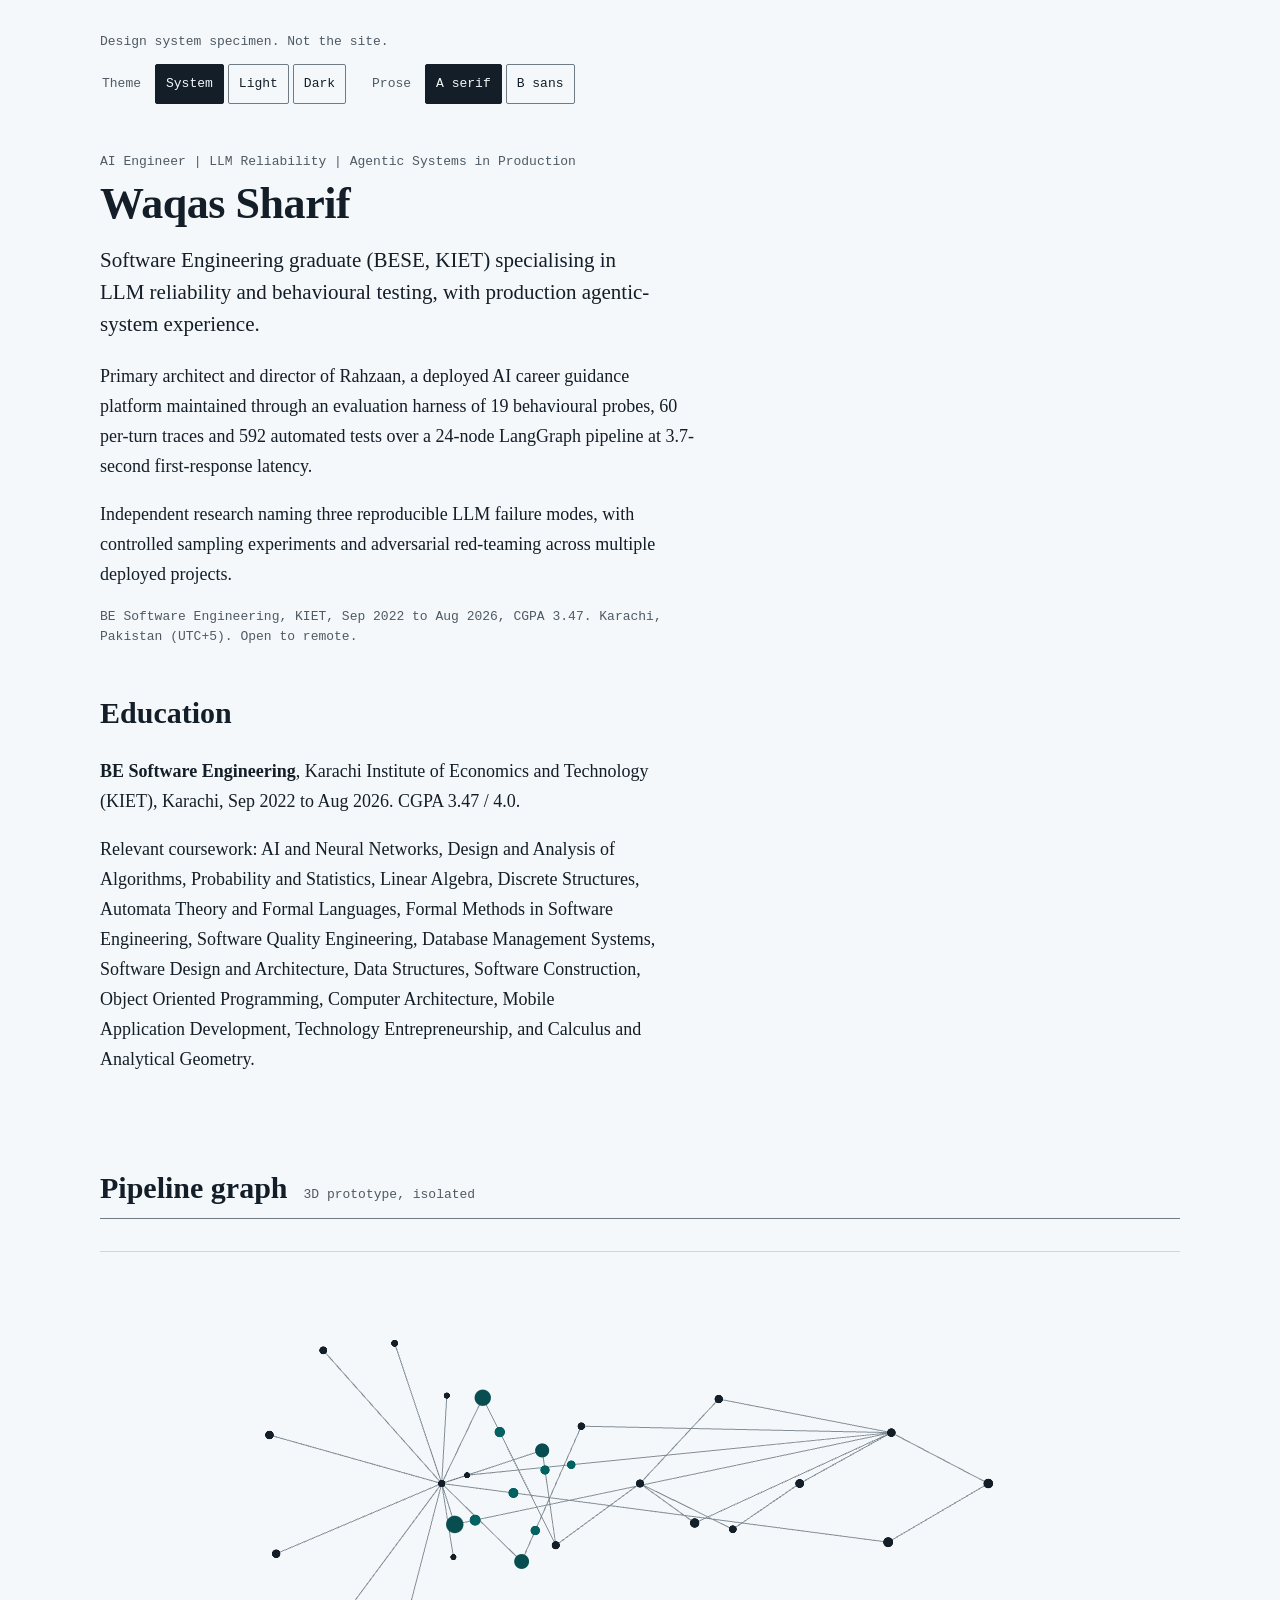
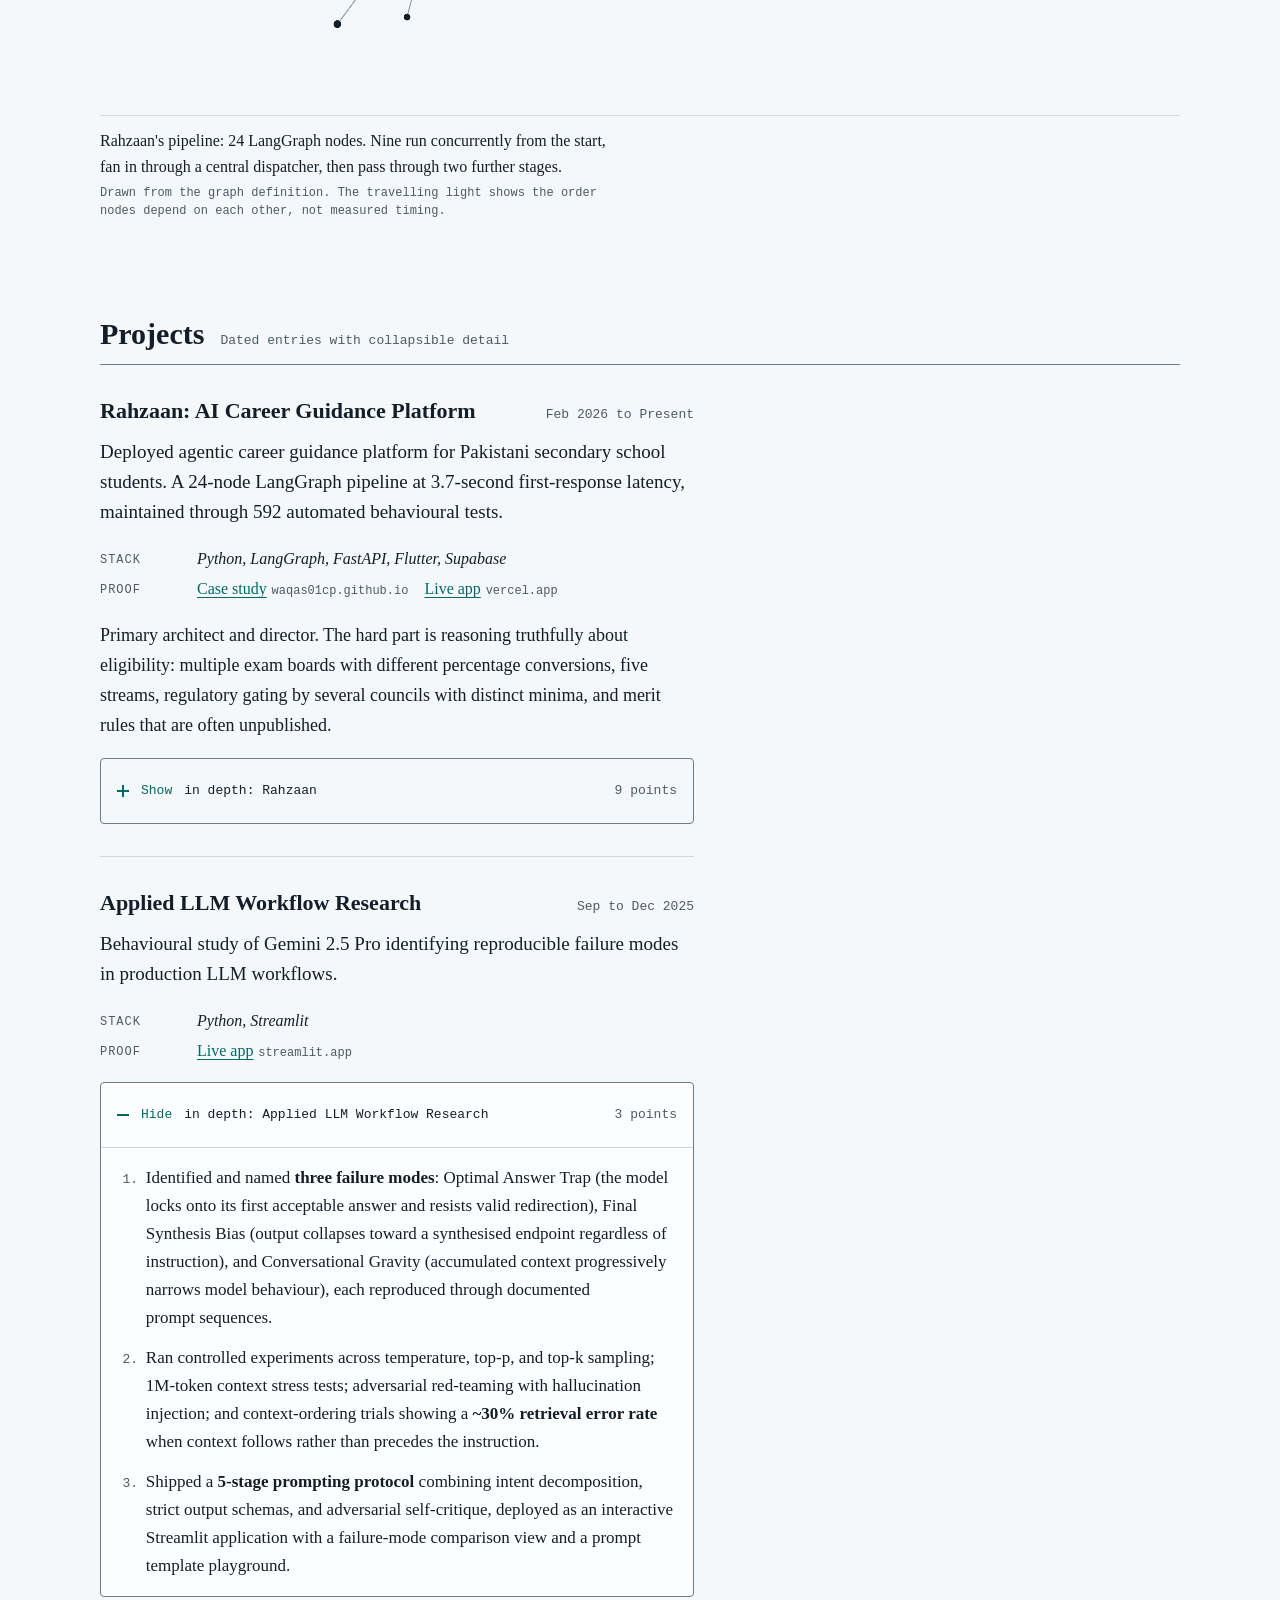
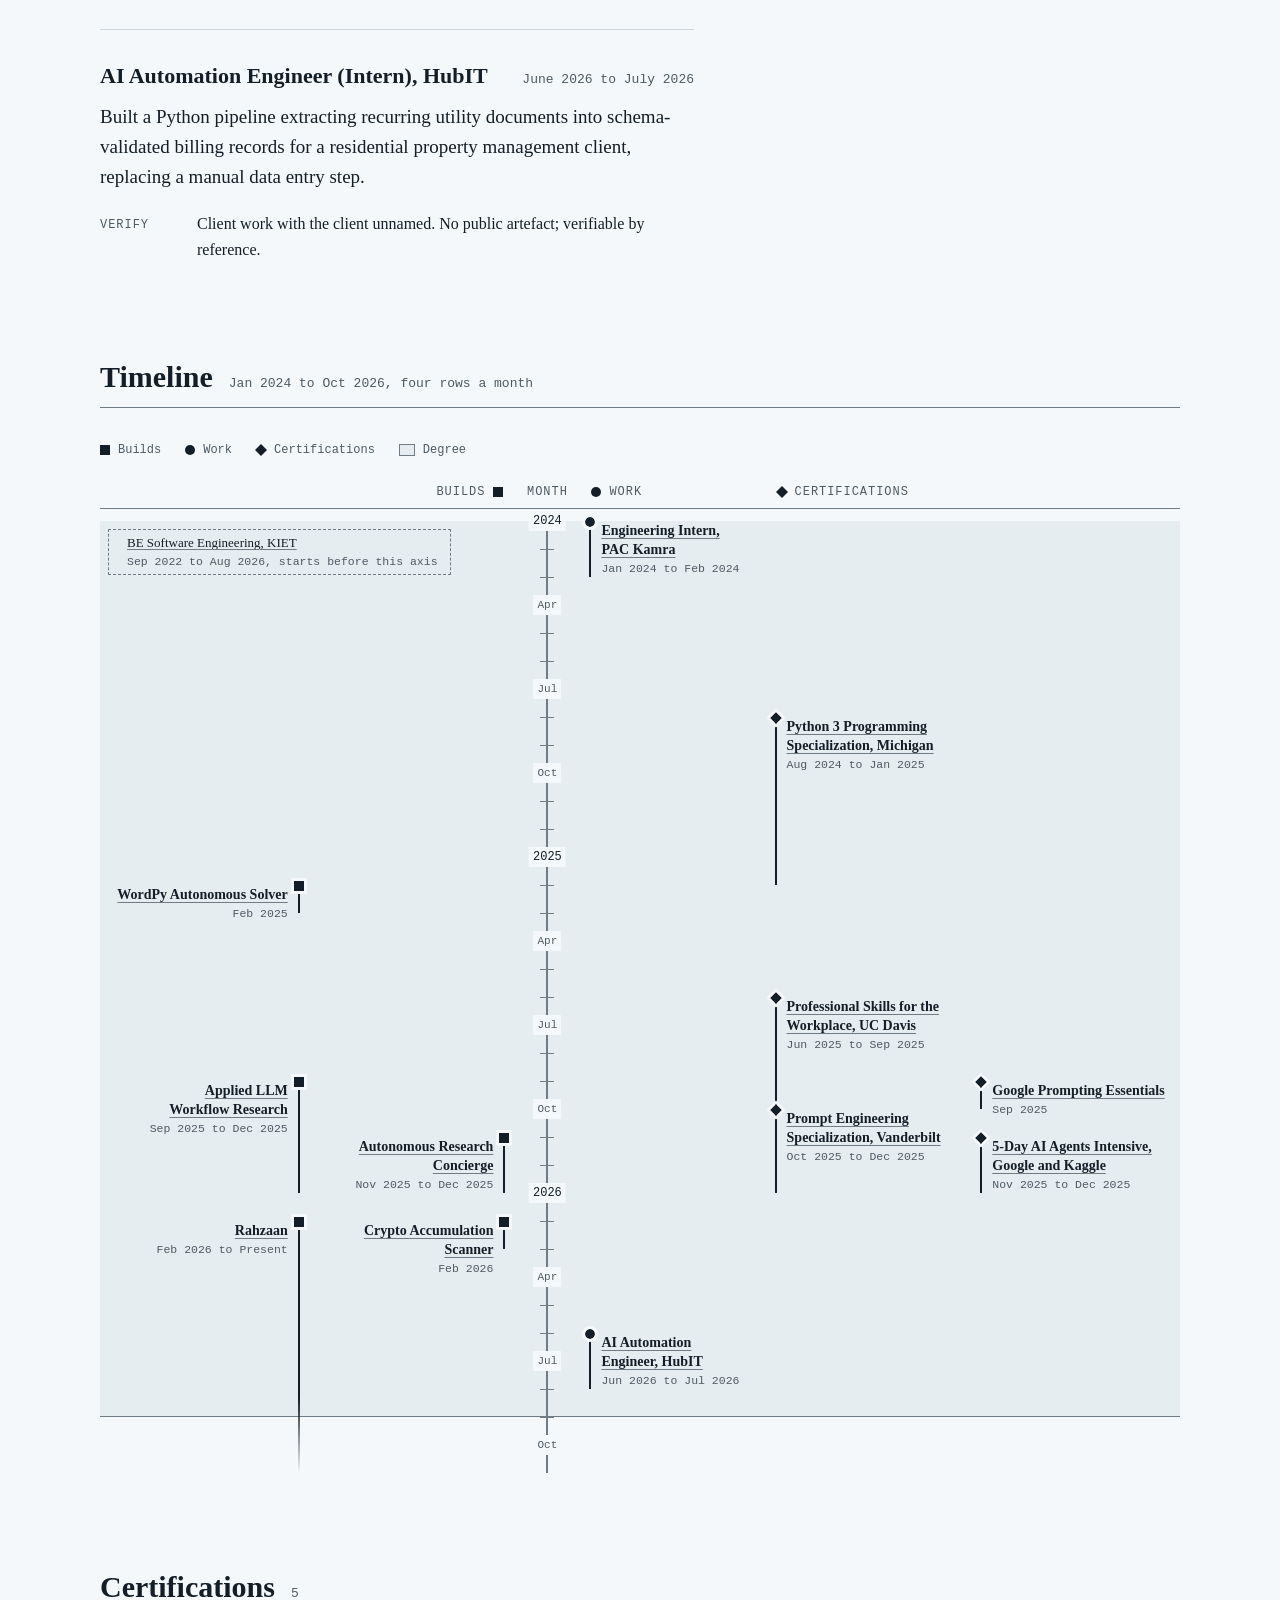
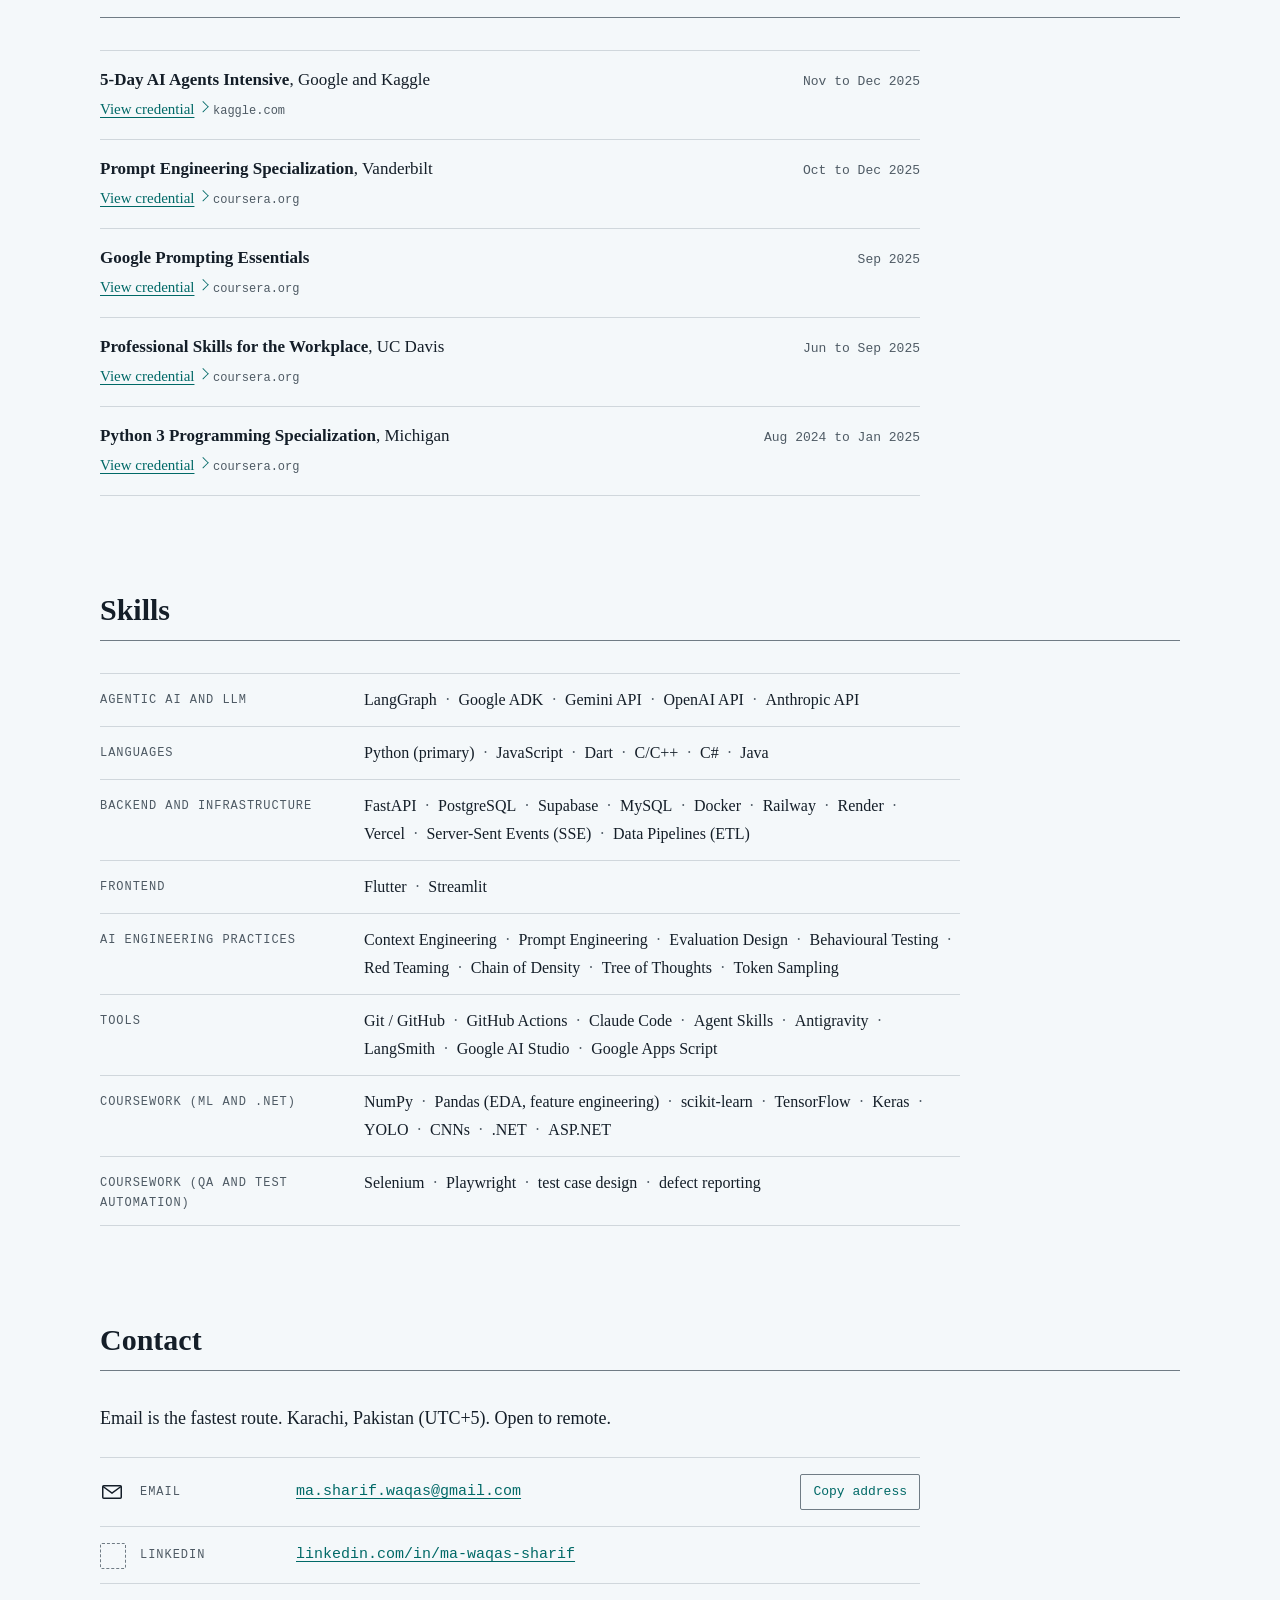
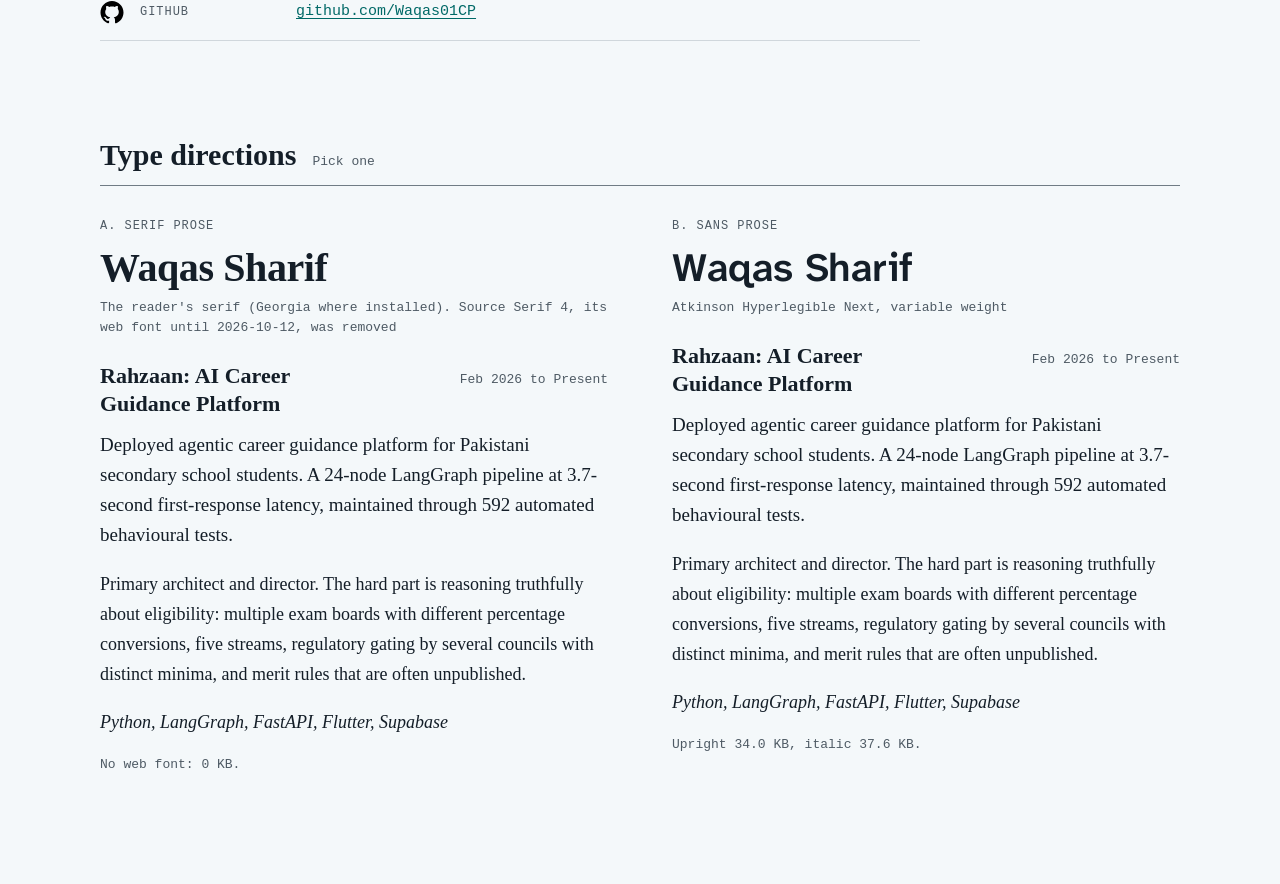
<file: docs/design/system/specimen.html>
<!doctype html>
<html lang="en-GB">
<head>
<meta charset="utf-8">
<meta name="viewport" content="width=device-width, initial-scale=1">
<title>Design system specimen: Waqas Sharif portfolio</title>
<meta name="description" content="Tokens and components for the portfolio site, in both themes.">
<link rel="stylesheet" href="tokens.css">
<link rel="stylesheet" href="components.css">
<style>
html, body { margin: 0; }
body { background: var(--paper); }
.wrap { max-width: var(--measure-page); margin: 0 auto; padding: var(--space-6) var(--space-4) var(--space-9); }
@media (min-width: 720px) { .wrap { padding-left: var(--space-5); padding-right: var(--space-5); } }
.spec-section { margin-top: var(--space-8); }
@media (min-width: 720px) { .spec-section { margin-top: var(--space-9); } }
.spec-bar { display: flex; flex-wrap: wrap; gap: var(--space-2) var(--space-5); align-items: center; font-family: var(--font-mono); font-size: 13px; color: var(--ink-muted); }
.spec-bar fieldset { border: 0; margin: 0; padding: 0; display: flex; gap: var(--space-1); align-items: center; }
.spec-bar legend { float: left; margin-right: var(--space-2); }
.spec-bar button { font: inherit; color: var(--ink); background: transparent; border: 1px solid var(--rule-strong); border-radius: var(--radius-1); padding: 4px 10px; min-height: 32px; cursor: pointer; }
.spec-bar button[aria-pressed="true"] { background: var(--ink); color: var(--paper); border-color: var(--ink); }
.spec-note { font-family: var(--font-mono); font-size: 13px; line-height: 20px; color: var(--ink-muted); max-width: var(--measure-prose); margin: 0 0 var(--space-5); }
</style>
</head>
<body class="ds-page">
<div class="wrap">
<header>
<p class="spec-note" style="margin:0 0 var(--space-3)">Design system specimen. Not the site.</p>
<div class="spec-bar">
<fieldset><legend>Theme</legend><button type="button" data-theme-set="" aria-pressed="true">System</button><button type="button" data-theme-set="light" aria-pressed="false">Light</button><button type="button" data-theme-set="dark" aria-pressed="false">Dark</button></fieldset>
<fieldset><legend>Prose</legend><button type="button" data-type-set="a" aria-pressed="true">A serif</button><button type="button" data-type-set="b" aria-pressed="false">B sans</button></fieldset>
</div>
</header>
<main>
<section class="spec-section" aria-labelledby="s-intro" style="margin-top:var(--space-7)"><h2 id="s-intro" class="vh">Long-form text</h2><div class="prose">
<p class="mono" style="font-size:13px;line-height:20px;color:var(--ink-muted);margin:0">AI Engineer <span aria-hidden="true">|</span> LLM Reliability <span aria-hidden="true">|</span> Agentic Systems in Production</p>
<h1 style="font-size:clamp(34px,6vw,44px);line-height:1.1;font-weight:600;letter-spacing:-0.01em;margin:var(--space-2) 0 0;text-wrap:balance">Waqas Sharif</h1>
<p class="lede">Software Engineering graduate (BESE, KIET) specialising in LLM reliability and behavioural testing, with production agentic-system experience.</p>
<p>Primary architect and director of Rahzaan, a deployed AI career guidance platform maintained through an evaluation harness of 19 behavioural probes, 60 per-turn traces and 592 automated tests over a 24-node LangGraph pipeline at 3.7-second first-response latency.</p>
<p>Independent research naming three reproducible LLM failure modes, with controlled sampling experiments and adversarial red-teaming across multiple deployed projects.</p>
<p class="source">BE Software Engineering, KIET, Sep 2022 to Aug 2026, CGPA 3.47. Karachi, Pakistan (UTC+5). Open to remote.</p>
<h2>Education</h2>
<p><strong>BE Software Engineering</strong>, Karachi Institute of Economics and Technology (KIET), Karachi, <time datetime="2022-09">Sep 2022</time> to <time datetime="2026-08">Aug 2026</time>. CGPA 3.47 / 4.0.</p>
<p>Relevant coursework: AI and Neural Networks, Design and Analysis of Algorithms, Probability and Statistics, Linear Algebra, Discrete Structures, Automata Theory and Formal Languages, Formal Methods in Software Engineering, Software Quality Engineering, Database Management Systems, Software Design and Architecture, Data Structures, Software Construction, Object Oriented Programming, Computer Architecture, Mobile Application Development, Technology Entrepreneurship, and Calculus and Analytical Geometry.</p>
</div></section>
<section class="spec-section" aria-labelledby="s-graph"><div class="section-head"><h2 id="s-graph">Pipeline graph</h2><span class="count">3D prototype, isolated</span></div><figure class="graph">
<div class="graph__stage"><canvas data-pipeline-graph aria-hidden="true"></canvas></div>
<figcaption>Rahzaan's pipeline: 24 LangGraph nodes. Nine run concurrently from the start, fan in through a central dispatcher, then pass through two further stages.<span class="note">Drawn from the graph definition. The travelling light shows the order nodes depend on each other, not measured timing.</span></figcaption>
</figure></section>
<section class="spec-section" aria-labelledby="s-projects"><div class="section-head"><h2 id="s-projects">Projects</h2><span class="count">Dated entries with collapsible detail</span></div><article class="entry" id="rahzaan">
<header class="entry__head"><h3 class="entry__title">Rahzaan: AI Career Guidance Platform</h3><span class="entry__when"><time datetime="2026-02">Feb 2026</time> to Present</span></header>
<p class="entry__fact">Deployed agentic career guidance platform for Pakistani secondary school students. A 24-node LangGraph pipeline at 3.7-second first-response latency, maintained through 592 automated behavioural tests.</p>
<dl class="entry__meta"><dt>Stack</dt><dd class="stack">Python, LangGraph, FastAPI, Flutter, Supabase</dd><dt>Proof</dt><dd class="links"><span><a href="/Rahzaan/">Case study</a><span class="domain">waqas01cp.github.io</span></span><span><a href="https://fyp-career-guidance.vercel.app/">Live app</a><span class="domain">vercel.app</span></span></dd></dl>
<p class="entry__summary">Primary architect and director. The hard part is reasoning truthfully about eligibility: multiple exam boards with different percentage conversions, five streams, regulatory gating by several councils with distinct minima, and merit rules that are often unpublished.</p>
<details class="depth">
<summary><span class="verb"></span><span class="what">in depth: Rahzaan</span><span class="n">9 points</span></summary>
<div class="depth__body"><ol><li>Built the evaluation harness the platform is maintained through: <strong>five named personas</strong> and a <strong>ten-scenario</strong> curriculum matrix producing <strong>60 per-turn traces</strong>, <strong>19 behavioural probes</strong> using paired before-and-after measurement and single-criterion isolation to attribute cause, a separated run-and-analyse pipeline, and a <strong>46-file behavioural test suite of 592 automated tests</strong> catching regressions before users hit them.</li><li>Refuted my own diagnosis of why the system over-asserted. I assumed thin data caused it; measuring across <strong>five data-completeness levels</strong> showed the opposite, the thinnest persona was the most honest, declining outright rather than fabricating. The real trigger was <strong>internal signal divergence</strong>, the model inventing an affective bridge to reconcile conflicting academic and psychometric inputs, so the scarcity guard I had planned would have fixed nothing. Redirected the fix to the divergence path, then added a deterministic post-generation gate as backstop after establishing that negative directives carry a reliability ceiling.</li><li>Architected a <strong>24-node LangGraph pipeline</strong>: fan-out across 9 concurrent nodes, fan-in through a central dispatcher, then two further stages, with 52 typed state fields and concurrent-write reducers. Cut first-response latency from 20 to 25 seconds down to <strong>3.7 seconds</strong>. Per-node model routing lets any node's LLM be swapped through environment config alone, with <strong>LangSmith</strong> tracing for per-turn execution, node latency, and token usage.</li><li>Built a production <strong>FastAPI</strong> backend: <strong>22 REST endpoints</strong>, <strong>LangGraph</strong> checkpoint persistence to <strong>PostgreSQL</strong>, SSE streaming with a parallel keepalive task that defeats the host's 30-second proxy timeout, JWT authentication with bcrypt, rate limiting, 11 Alembic migrations against live data, a deterministic refresh endpoint that regenerates recommendations with zero LLM calls, and a profile summary generator running six parallel LLM calls plus synthesis off the event loop. Automated a 15-day job-market pipeline mapping <strong>14,595 job titles</strong> to canonical career fields via Gemini.</li><li>Engineered two model-independent LLM guardrails: a <strong>9-criterion reflection gate</strong> that applies surgical corrections before any response streams, including a check that blocks unfounded emotional or clinical claims about a user, and deterministic context stripping, built after finding the model ignores "do not include" instructions but cannot discuss data it never receives. Verified across two model versions, alongside three callable tool interfaces and PII handling kept as concerns separate from the agents themselves.</li><li>Shipped a <strong>29-route Flutter frontend</strong>: onboarding, six assessment flows, O/A Level grade conversion, live streaming chat, recommendation dashboard, and a profile hub. Riverpod state management and cold-start timeout handling. Web build deployed on Vercel (<a href="https://fyp-career-guidance.vercel.app/">live</a>), with a contract test on the frontend asserting the same merit-tier contract the backend enforces.</li><li>Designed the recommendation engine: a <strong>265-item session drawn from item banks of 1,409</strong>, sized so a student who reassesses is not asked the same questions twice, across seven construct-grounded psychometric instruments including an original one derived from work-adjustment theory, with MBTI rejected on published reliability evidence. Scored by a multi-dimensional model blending interest-profile geometry, measured capability, and deterministic tier validation with no LLM call. <strong>Fully bilingual: every instrument and the entire session exist in English and Roman Urdu, and the conversation follows whichever the student uses, including mixed script within a sentence.</strong></li><li>Ran the build through a <strong>two-tier development harness</strong> of my own design, now my default method for any system of size: an architecture conversation producing versioned specifications, an implementer working from them under a written rules file across five role-scoped instruction sets, and LangSmith traces pulled back through a fetch skill to close the loop. Recorded across <strong>334 session records</strong> in four months with the model and reasoning tier attributed per session, <strong>53 audit documents</strong> over six whole-system audit phases, and a status register tagging every claim live-verified or believed so that doubt stays pointed at the unverified set.</li><li>Coordinated two contributors through written setup guides, versioned interface contracts and <strong>17 dated change notices</strong>, against a governance document versioned to v2.27 carrying 80+ locked decisions, with rehearsal runs before every destructive data operation and a documentation toolchain generating both the architecture view and the dissertation itself from code.</li></ol></div>
</details>
</article>
<article class="entry" id="applied-llm">
<header class="entry__head"><h3 class="entry__title">Applied LLM Workflow Research</h3><span class="entry__when"><time datetime="2025-09">Sep</time> to <time datetime="2025-12">Dec 2025</time></span></header>
<p class="entry__fact">Behavioural study of Gemini 2.5 Pro identifying reproducible failure modes in production LLM workflows.</p>
<dl class="entry__meta"><dt>Stack</dt><dd class="stack">Python, Streamlit</dd><dt>Proof</dt><dd class="links"><span><a href="https://applied-llm-workflow-research.streamlit.app/">Live app</a><span class="domain">streamlit.app</span></span></dd></dl>

<details class="depth" open>
<summary><span class="verb"></span><span class="what">in depth: Applied LLM Workflow Research</span><span class="n">3 points</span></summary>
<div class="depth__body"><ol><li>Identified and named <strong>three failure modes</strong>: Optimal Answer Trap (the model locks onto its first acceptable answer and resists valid redirection), Final Synthesis Bias (output collapses toward a synthesised endpoint regardless of instruction), and Conversational Gravity (accumulated context progressively narrows model behaviour), each reproduced through documented prompt sequences.</li><li>Ran controlled experiments across temperature, top-p, and top-k sampling; 1M-token context stress tests; adversarial red-teaming with hallucination injection; and context-ordering trials showing a <strong>~30% retrieval error rate</strong> when context follows rather than precedes the instruction.</li><li>Shipped a <strong>5-stage prompting protocol</strong> combining intent decomposition, strict output schemas, and adversarial self-critique, deployed as an interactive Streamlit application with a failure-mode comparison view and a prompt template playground.</li></ol></div>
</details>
</article>
<article class="entry" id="hubit">
<header class="entry__head"><h3 class="entry__title">AI Automation Engineer (Intern), HubIT</h3><span class="entry__when"><time datetime="2026-06">June 2026</time> to <time datetime="2026-07">July 2026</time></span></header>
<p class="entry__fact">Built a Python pipeline extracting recurring utility documents into schema-validated billing records for a residential property management client, replacing a manual data entry step.</p>
<dl class="entry__meta"><dt>Verify</dt><dd>Client work with the client unnamed. No public artefact; verifiable by reference.</dd></dl>


</article></section>
<section class="spec-section" aria-labelledby="s-timeline"><div class="section-head"><h2 id="s-timeline">Timeline</h2><span class="count">Jan 2024 to Oct 2026, four rows a month</span></div><div class="tl" style="--months:34">
<p class="tl__legend" aria-hidden="true"><span><span class="shape shape--builds"></span>Builds</span><span><span class="shape shape--work"></span>Work</span><span><span class="shape shape--certifications"></span>Certifications</span><span><span class="shape shape--band"></span>Degree</span></p>
<div class="tl__lanes" aria-hidden="true"><span class="l-builds">Builds <span class="shape shape--builds"></span></span><span class="l-spine">Month</span><span class="l-work"><span class="shape shape--work"></span> Work</span><span class="l-certs"><span class="shape shape--certifications"></span> Certifications</span></div>
<div class="tl__body">
<div class="tl__axis" aria-hidden="true">
<div class="tl__band" style="--row:1;--span:128"></div>
<div class="tl__spine"><ul class="tl__years"><li style="--m:0">2024</li><li class="q" style="--m:3">Apr</li><li class="q" style="--m:6">Jul</li><li class="q" style="--m:9">Oct</li><li style="--m:12">2025</li><li class="q" style="--m:15">Apr</li><li class="q" style="--m:18">Jul</li><li class="q" style="--m:21">Oct</li><li style="--m:24">2026</li><li class="q" style="--m:27">Apr</li><li class="q" style="--m:30">Jul</li><li class="q" style="--m:33">Oct</li></ul></div>
</div>
<ol class="tl__list">
<li class="tl__item tl__item--band" style="--row:1;--span:128" data-side="right">
<span class="shape shape--band" aria-hidden="true"></span>
<span class="tl__text"><span class="tl__title"><a href="#degree">BE Software Engineering, KIET</a></span>
<span class="tl__when"><span class="tl__lane-name">Degree, </span><time datetime="2022-09">Sep 2022</time> to <time datetime="2026-08">Aug 2026</time>, starts before this axis</span></span>
</li><li class="tl__item" style="--row:1;--span:8;--col:work" data-side="right">
<span class="shape shape--work" aria-hidden="true"></span>
<span class="tl__text"><span class="tl__title"><a href="#pac">Engineering Intern, PAC Kamra</a></span>
<span class="tl__when"><span class="tl__lane-name">Work, </span><time datetime="2024-01">Jan 2024</time> to <time datetime="2024-02">Feb 2024</time></span></span>
</li><li class="tl__item" style="--row:29;--span:24;--col:certifications-a" data-side="right">
<span class="shape shape--certifications" aria-hidden="true"></span>
<span class="tl__text"><span class="tl__title"><a href="#python3">Python 3 Programming Specialization, Michigan</a></span>
<span class="tl__when"><span class="tl__lane-name">Certifications, </span><time datetime="2024-08">Aug 2024</time> to <time datetime="2025-01">Jan 2025</time></span></span>
</li><li class="tl__item" style="--row:53;--span:4;--col:builds-a" data-side="left">
<span class="shape shape--builds" aria-hidden="true"></span>
<span class="tl__text"><span class="tl__title"><a href="#wordpy">WordPy Autonomous Solver</a></span>
<span class="tl__when"><span class="tl__lane-name">Builds, </span><time datetime="2025-02">Feb 2025</time></span></span>
</li><li class="tl__item" style="--row:69;--span:16;--col:certifications-a" data-side="right">
<span class="shape shape--certifications" aria-hidden="true"></span>
<span class="tl__text"><span class="tl__title"><a href="#ucdavis">Professional Skills for the Workplace, UC Davis</a></span>
<span class="tl__when"><span class="tl__lane-name">Certifications, </span><time datetime="2025-06">Jun 2025</time> to <time datetime="2025-09">Sep 2025</time></span></span>
</li><li class="tl__item" style="--row:81;--span:4;--col:certifications-b" data-side="right">
<span class="shape shape--certifications" aria-hidden="true"></span>
<span class="tl__text"><span class="tl__title"><a href="#google-prompting">Google Prompting Essentials</a></span>
<span class="tl__when"><span class="tl__lane-name">Certifications, </span><time datetime="2025-09">Sep 2025</time></span></span>
</li><li class="tl__item" style="--row:81;--span:16;--col:builds-a" data-side="left">
<span class="shape shape--builds" aria-hidden="true"></span>
<span class="tl__text"><span class="tl__title"><a href="#applied-llm">Applied LLM Workflow Research</a></span>
<span class="tl__when"><span class="tl__lane-name">Builds, </span><time datetime="2025-09">Sep 2025</time> to <time datetime="2025-12">Dec 2025</time></span></span>
</li><li class="tl__item" style="--row:85;--span:12;--col:certifications-a" data-side="right">
<span class="shape shape--certifications" aria-hidden="true"></span>
<span class="tl__text"><span class="tl__title"><a href="#vanderbilt">Prompt Engineering Specialization, Vanderbilt</a></span>
<span class="tl__when"><span class="tl__lane-name">Certifications, </span><time datetime="2025-10">Oct 2025</time> to <time datetime="2025-12">Dec 2025</time></span></span>
</li><li class="tl__item" style="--row:89;--span:8;--col:certifications-b" data-side="right">
<span class="shape shape--certifications" aria-hidden="true"></span>
<span class="tl__text"><span class="tl__title"><a href="#kaggle">5-Day AI Agents Intensive, Google and Kaggle</a></span>
<span class="tl__when"><span class="tl__lane-name">Certifications, </span><time datetime="2025-11">Nov 2025</time> to <time datetime="2025-12">Dec 2025</time></span></span>
</li><li class="tl__item" style="--row:89;--span:8;--col:builds-b" data-side="left">
<span class="shape shape--builds" aria-hidden="true"></span>
<span class="tl__text"><span class="tl__title"><a href="#concierge">Autonomous Research Concierge</a></span>
<span class="tl__when"><span class="tl__lane-name">Builds, </span><time datetime="2025-11">Nov 2025</time> to <time datetime="2025-12">Dec 2025</time></span></span>
</li><li class="tl__item" style="--row:101;--span:36;--col:builds-a" data-side="left" data-open>
<span class="shape shape--builds" aria-hidden="true"></span>
<span class="tl__text"><span class="tl__title"><a href="#rahzaan">Rahzaan</a></span>
<span class="tl__when"><span class="tl__lane-name">Builds, </span><time datetime="2026-02">Feb 2026</time> to Present</span></span>
</li><li class="tl__item" style="--row:101;--span:4;--col:builds-b" data-side="left">
<span class="shape shape--builds" aria-hidden="true"></span>
<span class="tl__text"><span class="tl__title"><a href="#crypto">Crypto Accumulation Scanner</a></span>
<span class="tl__when"><span class="tl__lane-name">Builds, </span><time datetime="2026-02">Feb 2026</time></span></span>
</li><li class="tl__item" style="--row:117;--span:8;--col:work" data-side="right">
<span class="shape shape--work" aria-hidden="true"></span>
<span class="tl__text"><span class="tl__title"><a href="#hubit">AI Automation Engineer, HubIT</a></span>
<span class="tl__when"><span class="tl__lane-name">Work, </span><time datetime="2026-06">Jun 2026</time> to <time datetime="2026-07">Jul 2026</time></span></span>
</li>
</ol>
</div>
</div></section>
<section class="spec-section" aria-labelledby="s-certs"><div class="section-head"><h2 id="s-certs">Certifications</h2><span class="count">5</span></div><ul class="certs"><li class="cert">
<h3 class="cert__name">5-Day AI Agents Intensive<span class="cert__issuer">, Google and Kaggle</span></h3>
<span class="cert__when">Nov to Dec 2025</span>
<span class="cert__proof"><a class="ext" href="https://www.kaggle.com/certification/badges/muhammadwaqassharif/105">View credential<span class="vh">: 5-Day AI Agents Intensive</span></a><span class="domain">kaggle.com</span></span>
</li><li class="cert">
<h3 class="cert__name">Prompt Engineering Specialization<span class="cert__issuer">, Vanderbilt</span></h3>
<span class="cert__when">Oct to Dec 2025</span>
<span class="cert__proof"><a class="ext" href="https://www.coursera.org/account/accomplishments/specialization/5SAAF3SUHFLZ?utm_source=link&amp;utm_medium=certificate&amp;utm_content=cert_image&amp;utm_campaign=sharing_cta&amp;utm_product=s12n">View credential<span class="vh">: Prompt Engineering Specialization</span></a><span class="domain">coursera.org</span></span>
</li><li class="cert">
<h3 class="cert__name">Google Prompting Essentials</h3>
<span class="cert__when">Sep 2025</span>
<span class="cert__proof"><a class="ext" href="https://www.coursera.org/account/accomplishments/specialization/MA4Y827NXZFR?utm_source=link&amp;utm_medium=certificate&amp;utm_content=cert_image&amp;utm_campaign=sharing_cta&amp;utm_product=s12n">View credential<span class="vh">: Google Prompting Essentials</span></a><span class="domain">coursera.org</span></span>
</li><li class="cert">
<h3 class="cert__name">Professional Skills for the Workplace<span class="cert__issuer">, UC Davis</span></h3>
<span class="cert__when">Jun to Sep 2025</span>
<span class="cert__proof"><a class="ext" href="https://coursera.org/verify/specialization/LAM1PDD8F3JA">View credential<span class="vh">: Professional Skills for the Workplace</span></a><span class="domain">coursera.org</span></span>
</li><li class="cert">
<h3 class="cert__name">Python 3 Programming Specialization<span class="cert__issuer">, Michigan</span></h3>
<span class="cert__when">Aug 2024 to Jan 2025</span>
<span class="cert__proof"><a class="ext" href="https://www.coursera.org/account/accomplishments/specialization/7H66LW1GNIBG?utm_source=link&amp;utm_medium=certificate&amp;utm_content=cert_image&amp;utm_campaign=sharing_cta&amp;utm_product=s12n">View credential<span class="vh">: Python 3 Programming Specialization</span></a><span class="domain">coursera.org</span></span>
</li></ul></section>
<section class="spec-section" aria-labelledby="s-skills"><div class="section-head"><h2 id="s-skills">Skills</h2></div><dl class="skills"><div class="skills__row"><dt>Agentic AI and LLM</dt><dd><ul><li>LangGraph</li><li>Google ADK</li><li>Gemini API</li><li>OpenAI API</li><li>Anthropic API</li></ul></dd></div><div class="skills__row"><dt>Languages</dt><dd><ul><li>Python (primary)</li><li>JavaScript</li><li>Dart</li><li>C/C++</li><li>C#</li><li>Java</li></ul></dd></div><div class="skills__row"><dt>Backend and Infrastructure</dt><dd><ul><li>FastAPI</li><li>PostgreSQL</li><li>Supabase</li><li>MySQL</li><li>Docker</li><li>Railway</li><li>Render</li><li>Vercel</li><li>Server-Sent Events (SSE)</li><li>Data Pipelines (ETL)</li></ul></dd></div><div class="skills__row"><dt>Frontend</dt><dd><ul><li>Flutter</li><li>Streamlit</li></ul></dd></div><div class="skills__row"><dt>AI Engineering Practices</dt><dd><ul><li>Context Engineering</li><li>Prompt Engineering</li><li>Evaluation Design</li><li>Behavioural Testing</li><li>Red Teaming</li><li>Chain of Density</li><li>Tree of Thoughts</li><li>Token Sampling</li></ul></dd></div><div class="skills__row"><dt>Tools</dt><dd><ul><li>Git / GitHub</li><li>GitHub Actions</li><li>Claude Code</li><li>Agent Skills</li><li>Antigravity</li><li>LangSmith</li><li>Google AI Studio</li><li>Google Apps Script</li></ul></dd></div><div class="skills__row"><dt>Coursework (ML and .NET)</dt><dd><ul><li>NumPy</li><li>Pandas (EDA, feature engineering)</li><li>scikit-learn</li><li>TensorFlow</li><li>Keras</li><li>YOLO</li><li>CNNs</li><li>.NET</li><li>ASP.NET</li></ul></dd></div><div class="skills__row"><dt>Coursework (QA and test automation)</dt><dd><ul><li>Selenium</li><li>Playwright</li><li>test case design</li><li>defect reporting</li></ul></dd></div></dl></section>
<section class="spec-section" aria-labelledby="s-contact"><div class="section-head"><h2 id="s-contact">Contact</h2></div><div class="contact">
<p class="contact__lede">Email is the fastest route. Karachi, Pakistan (UTC+5). Open to remote.</p>
<ul class="contact__list">
<li class="contact__item">
<span class="contact__icon"><svg viewBox="0 0 24 24" aria-hidden="true" focusable="false"><rect class="glyph" x="2.75" y="5.75" width="18.5" height="12.5" rx="1"/><path class="glyph" d="M3 6.5l9 6.5 9-6.5"/></svg></span>
<span class="contact__label">Email</span>
<a class="contact__value" href="mailto:ma.sharif.waqas@gmail.com">ma.sharif.waqas@gmail.com</a>
<button type="button" class="contact__copy" data-copy="ma.sharif.waqas@gmail.com">Copy address</button>
</li>
<li class="contact__item">
<span class="contact__icon"><span class="mark-slot" title="Official LinkedIn mark: file not yet supplied"></span></span>
<span class="contact__label">LinkedIn</span>
<a class="contact__value" href="https://linkedin.com/in/ma-waqas-sharif">linkedin.com/in/ma-waqas-sharif</a>
</li>
<li class="contact__item">
<span class="contact__icon"><svg class="mark" viewBox="0 0 24 24" aria-hidden="true" focusable="false"><path d="M10.226 17.284c-2.965-.36-5.054-2.493-5.054-5.256 0-1.123.404-2.336 1.078-3.144-.292-.741-.247-2.314.09-2.965.898-.112 2.111.36 2.83 1.01.853-.269 1.752-.404 2.853-.404 1.1 0 1.999.135 2.807.382.696-.629 1.932-1.1 2.83-.988.315.606.36 2.179.067 2.942.72.854 1.101 2 1.101 3.167 0 2.763-2.089 4.852-5.098 5.234.763.494 1.28 1.572 1.28 2.807v2.336c0 .674.561 1.056 1.235.786 4.066-1.55 7.255-5.615 7.255-10.646C23.5 6.188 18.334 1 11.978 1 5.62 1 .5 6.188.5 12.545c0 4.986 3.167 9.12 7.435 10.669.606.225 1.19-.18 1.19-.786V20.63a2.9 2.9 0 0 1-1.078.224c-1.483 0-2.359-.808-2.987-2.313-.247-.607-.517-.966-1.034-1.033-.27-.023-.359-.135-.359-.27 0-.27.45-.471.898-.471.652 0 1.213.404 1.797 1.235.45.651.921.943 1.483.943.561 0 .92-.202 1.437-.719.382-.381.674-.718.944-.943"/></svg></span>
<span class="contact__label">GitHub</span>
<a class="contact__value" href="https://github.com/Waqas01CP">github.com/Waqas01CP</a>
</li>
</ul>
</div></section>
<section class="spec-section" aria-labelledby="s-types"><div class="section-head"><h2 id="s-types">Type directions</h2><span class="count">Pick one</span></div><div style="display:grid;grid-template-columns:repeat(auto-fit,minmax(min(100%,420px),1fr));gap:var(--space-7) var(--space-8)"><section class="" style="min-width:0">
<p class="mono" style="font-size:12px;line-height:16px;letter-spacing:.08em;text-transform:uppercase;color:var(--ink-muted);margin:0 0 var(--space-3)">A. Serif prose</p>
<p style="font-family:var(--prose);font-size:40px;line-height:44px;font-weight:600;margin:0;letter-spacing:-0.01em">Waqas Sharif</p>
<p class="mono" style="font-size:13px;line-height:20px;color:var(--ink-muted);margin:var(--space-2) 0 var(--space-5)">The reader's serif (Georgia where installed). Source Serif 4, its web font until 2026-10-12, was removed</p>
<header class="entry__head"><h3 class="entry__title">Rahzaan: AI Career Guidance Platform</h3><span class="entry__when">Feb 2026 to Present</span></header>
<p class="entry__fact">Deployed agentic career guidance platform for Pakistani secondary school students. A 24-node LangGraph pipeline at 3.7-second first-response latency, maintained through 592 automated behavioural tests.</p>
<p class="entry__summary">Primary architect and director. The hard part is reasoning truthfully about eligibility: multiple exam boards with different percentage conversions, five streams, regulatory gating by several councils with distinct minima, and merit rules that are often unpublished.</p>
<p style="margin-top:var(--space-3);font-style:italic">Python, LangGraph, FastAPI, Flutter, Supabase</p>
<p class="mono" style="font-size:13px;line-height:20px;color:var(--ink-muted);margin-top:var(--space-4)">No web font: 0 KB.</p>
</section><section class="type-b" style="min-width:0">
<p class="mono" style="font-size:12px;line-height:16px;letter-spacing:.08em;text-transform:uppercase;color:var(--ink-muted);margin:0 0 var(--space-3)">B. Sans prose</p>
<p style="font-family:var(--prose);font-size:40px;line-height:44px;font-weight:600;margin:0;letter-spacing:-0.01em">Waqas Sharif</p>
<p class="mono" style="font-size:13px;line-height:20px;color:var(--ink-muted);margin:var(--space-2) 0 var(--space-5)">Atkinson Hyperlegible Next, variable weight</p>
<header class="entry__head"><h3 class="entry__title">Rahzaan: AI Career Guidance Platform</h3><span class="entry__when">Feb 2026 to Present</span></header>
<p class="entry__fact">Deployed agentic career guidance platform for Pakistani secondary school students. A 24-node LangGraph pipeline at 3.7-second first-response latency, maintained through 592 automated behavioural tests.</p>
<p class="entry__summary">Primary architect and director. The hard part is reasoning truthfully about eligibility: multiple exam boards with different percentage conversions, five streams, regulatory gating by several councils with distinct minima, and merit rules that are often unpublished.</p>
<p style="margin-top:var(--space-3);font-style:italic">Python, LangGraph, FastAPI, Flutter, Supabase</p>
<p class="mono" style="font-size:13px;line-height:20px;color:var(--ink-muted);margin-top:var(--space-4)">Upright 34.0 KB, italic 37.6 KB.</p>
</section></div></section>
</main>
</div>
<script>
document.querySelectorAll('[data-copy]').forEach(function (b) {
  b.addEventListener('click', function () {
    var t = b.getAttribute('data-copy');
    var done = function (ok) {
      b.textContent = ok ? 'Copied' : 'Select and copy';
      b.dataset.state = ok ? 'done' : '';
      if (!ok) { var r = document.createRange(); r.selectNodeContents(b.previousElementSibling); var s = getSelection(); s.removeAllRanges(); s.addRange(r); }
      setTimeout(function () { b.textContent = 'Copy address'; b.dataset.state = ''; }, 2200);
    };
    if (navigator.clipboard && navigator.clipboard.writeText) navigator.clipboard.writeText(t).then(function () { done(true); }, function () { done(false); });
    else done(false);
  });
});
(function () {
  var root = document.documentElement;
  document.querySelectorAll('[data-theme-set]').forEach(function (b) {
    b.addEventListener('click', function () {
      var v = b.getAttribute('data-theme-set');
      if (v) root.setAttribute('data-theme', v); else root.removeAttribute('data-theme');
      document.querySelectorAll('[data-theme-set]').forEach(function (x) { x.setAttribute('aria-pressed', String(x === b)); });
    });
  });
  document.querySelectorAll('[data-type-set]').forEach(function (b) {
    b.addEventListener('click', function () {
      document.body.classList.toggle('type-b', b.getAttribute('data-type-set') === 'b');
      document.querySelectorAll('[data-type-set]').forEach(function (x) { x.setAttribute('aria-pressed', String(x === b)); });
    });
  });
})();
</script>
<script src="pipeline-graph.js" defer></script>
</body>
</html>
</file>
<file: static/site.css>
/* The site's styles: the visual system of ADR-0011, rebuilt from the
   approved Claude Design prototype as plain CSS.

   Theme. The Intro is always dark. Below it the page follows the device's
   light or dark setting; the switch sets data-theme on <html> for the visit
   only, and nothing is stored (scope floor line 10). The dark tokens are
   therefore written twice: once for an explicit choice and the always-dark
   parts, once inside the media query for the device setting.

   Without a script the page is whole: every panel open, every control that
   needs a script hidden by its own `hidden` attribute. site.js adds the
   `js` class to <html>, and only rules under `.js` depend on it.

   Mobile first. Widths: 760px (projects two to a row), 1040px (the menu
   moves to the top), 1060px (timeline to scale), 1180px (projects three to
   a row). */

/* Fonts: Latin subsets, served from this site, each with its SIL Open Font
   License beside it in fonts/. The upright Instrument Serif is not used and
   not shipped. */
@font-face {
  font-family: "Manrope";
  font-style: normal;
  font-weight: 300 800;
  font-display: swap;
  src: url("/static/fonts/manrope-normal.woff2") format("woff2");
  unicode-range: U+0000-00FF, U+0131, U+0152-0153, U+02BB-02BC, U+02C6, U+02DA, U+02DC, U+0304, U+0308, U+0329, U+2000-206F, U+20AC, U+2122, U+2191, U+2193, U+2212, U+2215, U+FEFF, U+FFFD;
}
@font-face {
  font-family: "JetBrains Mono";
  font-style: normal;
  font-weight: 400 700;
  font-display: swap;
  src: url("/static/fonts/jetbrains-mono-normal.woff2") format("woff2");
  unicode-range: U+0000-00FF, U+0131, U+0152-0153, U+02BB-02BC, U+02C6, U+02DA, U+02DC, U+0304, U+0308, U+0329, U+2000-206F, U+20AC, U+2122, U+2191, U+2193, U+2212, U+2215, U+FEFF, U+FFFD;
}
@font-face {
  font-family: "Instrument Serif";
  font-style: italic;
  font-weight: 400;
  font-display: swap;
  src: url("/static/fonts/instrument-serif-italic.woff2") format("woff2");
  unicode-range: U+0000-00FF, U+0131, U+0152-0153, U+02BB-02BC, U+02C6, U+02DA, U+02DC, U+0304, U+0308, U+0329, U+2000-206F, U+20AC, U+2122, U+2191, U+2193, U+2212, U+2215, U+FEFF, U+FFFD;
}

/* Tokens. Light by default. */
:root {
  --bg: #F3F1EC;
  --surface: #FFFFFF;
  --surface2: #F7F6F2;
  --ink: #111216;
  --ink2: #2E3138;
  --muted: #555A63;
  --line: rgba(17, 18, 22, 0.11);
  --line2: rgba(17, 18, 22, 0.22);
  --acc: #C6F135;
  --acc-ink: #3F6212;
  --on-acc: #0B0C0F;
  --glow: rgba(160, 210, 40, 0.22);
  --glare: rgba(150, 200, 30, 0.12);
  --glow2: rgba(40, 170, 170, 0.12);
  --band: rgba(63, 98, 18, 0.07);
  --fade: 0.07;
  --knot: #3F6212;
  --shadow: 0 1px 2px rgba(17, 18, 22, 0.05), 0 14px 34px -16px rgba(17, 18, 22, 0.22);
  --glass: rgba(255, 255, 255, 0.74);
  --sans: "Manrope", system-ui, sans-serif;
  --serif: "Instrument Serif", Georgia, serif;
  --mono: "JetBrains Mono", ui-monospace, monospace;
  --pad: clamp(20px, 4vw, 56px);
  /* The timeline's band, Builds, axis, Work and Certifications. Builds has
     the most room: five builds run at once from Sep 2026, and at 1060px a
     fifth of 1.3fr broke their titles mid-word (Brief 15). */
  --tl-cols: 36px minmax(0, 2fr) 88px minmax(0, 0.55fr) minmax(0, 1.1fr);
  --month: 66px;
  color-scheme: light;
}
/* Dark: an explicit choice, and the parts that are always dark. */
:root[data-theme="dark"], .dark {
  --bg: #0A0B0E;
  --surface: #14161B;
  --surface2: #1B1E24;
  --ink: #F2F0EA;
  --ink2: #D3D2CC;
  --muted: #A4A9B2;
  --line: rgba(255, 255, 255, 0.09);
  --line2: rgba(255, 255, 255, 0.2);
  --acc-ink: #C6F135;
  --glow: rgba(198, 241, 53, 0.16);
  --glare: rgba(198, 241, 53, 0.16);
  --glow2: rgba(45, 200, 190, 0.14);
  --band: rgba(198, 241, 53, 0.05);
  --fade: 0.06;
  --knot: #C6F135;
  --shadow: 0 1px 0 rgba(255, 255, 255, 0.04) inset, 0 22px 44px -24px rgba(0, 0, 0, 0.7);
  --glass: rgba(20, 22, 27, 0.74);
  color-scheme: dark;
}
/* Dark: the device's setting, unless the switch chose light. */
@media (prefers-color-scheme: dark) {
  :root:not([data-theme="light"]) {
    --bg: #0A0B0E;
    --surface: #14161B;
    --surface2: #1B1E24;
    --ink: #F2F0EA;
    --ink2: #D3D2CC;
    --muted: #A4A9B2;
    --line: rgba(255, 255, 255, 0.09);
    --line2: rgba(255, 255, 255, 0.2);
    --acc-ink: #C6F135;
    --glow: rgba(198, 241, 53, 0.16);
    --glare: rgba(198, 241, 53, 0.16);
    --glow2: rgba(45, 200, 190, 0.14);
    --band: rgba(198, 241, 53, 0.05);
    --fade: 0.06;
    --knot: #C6F135;
    --shadow: 0 1px 0 rgba(255, 255, 255, 0.04) inset, 0 22px 44px -24px rgba(0, 0, 0, 0.7);
    --glass: rgba(20, 22, 27, 0.74);
    color-scheme: dark;
  }
}
/* Which of a pair of marks shows, by the page's theme. */
.page-dark-only { display: none; }
:root[data-theme="dark"] .page-light-only { display: none; }
:root[data-theme="dark"] .page-dark-only { display: block; }
@media (prefers-color-scheme: dark) {
  :root:not([data-theme="light"]) .page-light-only { display: none; }
  :root:not([data-theme="light"]) .page-dark-only { display: block; }
}

/* Base. */
*, *::before, *::after { box-sizing: border-box; }
html { -webkit-text-size-adjust: 100%; scroll-behavior: smooth; }
body {
  margin: 0;
  background: var(--bg);
  color: var(--ink);
  font-family: var(--sans);
  font-size: 16px;
  line-height: 1.5;
  -webkit-font-smoothing: antialiased;
  text-rendering: optimizeLegibility;
  transition: background-color 0.4s ease, color 0.4s ease;
}
h1, h2, h3, h4, p { margin: 0; }
a { color: var(--acc-ink); text-underline-offset: 3px; }
a:hover { color: var(--ink); }
button { font: inherit; color: inherit; }
img { display: block; max-width: 100%; }
:focus-visible { outline: 2px solid currentColor; outline-offset: 3px; }
::selection { background: #C6F135; color: #0B0C0F; }
[hidden] { display: none !important; }
.serif { font-family: var(--serif); font-style: italic; font-weight: 400; }
.mono { font-family: var(--mono); }
/* Visually hidden, still read. `pre`, not `nowrap`: it also never wraps,
   and it keeps a space at either end, which m.sp() in macros.html.j2
   relies on. */
.vh {
  position: absolute !important;
  width: 1px; height: 1px;
  padding: 0; margin: -1px;
  overflow: hidden;
  clip: rect(0 0 0 0);
  clip-path: inset(50%);
  white-space: pre;
  border: 0;
}
.skip {
  position: absolute;
  left: 12px;
  top: -80px;
  z-index: 100;
  padding: 10px 16px;
  border-radius: 999px;
  background: #C6F135;
  color: #0B0C0F;
  font-weight: 700;
  text-decoration: none;
}
.skip:focus { top: 12px; color: #0B0C0F; }
.wrap { position: relative; max-width: 1320px; margin: 0 auto; padding: 0 var(--pad); }
.i { flex: none; }

/* Buttons and chips. */
.btn {
  display: inline-flex;
  align-items: center;
  gap: 8px;
  min-height: 48px;
  padding: 0 20px;
  white-space: nowrap;
  border-radius: 999px;
  border: 1px solid var(--line2);
  background: transparent;
  color: var(--ink);
  font-weight: 600;
  font-size: 15px;
  text-decoration: none;
  cursor: pointer;
  transition: background-color 0.2s, transform 0.2s;
}
.btn:hover, .btn:focus-visible { background: var(--line); color: var(--ink); }
.btn-acc {
  gap: 10px;
  padding: 0 22px;
  border: 0;
  background: var(--acc);
  color: var(--on-acc);
  font-weight: 700;
  box-shadow: 0 10px 30px -10px var(--glow);
}
.btn-acc:hover, .btn-acc:focus-visible { background: var(--acc); color: var(--on-acc); transform: translateY(-2px); }
.btn-sm { min-height: 40px; padding: 0 14px; gap: 6px; font-size: 14px; }
.chips { list-style: none; margin: 0; padding: 0; display: flex; flex-wrap: wrap; gap: 6px; }
.chips li {
  padding: 6px 11px;
  border-radius: 999px;
  background: var(--surface2);
  border: 1px solid var(--line);
  font-size: 14px;
  line-height: 1.35;
  color: var(--ink2);
}
.chips-mono li {
  font-family: var(--mono);
  font-size: 12px;
  line-height: 1;
  white-space: nowrap;
  padding: 7px 10px;
}

/* Tilt and lift. site.js tilts a [data-tilt] card toward the pointer or
   the finger and moves its glare; a keyboard focus inside lifts it. */
[data-tilt] { position: relative; isolation: isolate; transition: transform 0.18s ease-out; }
[data-tilt]:focus-within { transform: translateY(-4px); }
.glare {
  position: absolute;
  inset: 0;
  z-index: -1;
  border-radius: inherit;
  pointer-events: none;
  opacity: 0;
  transition: opacity 0.3s;
  background: radial-gradient(360px circle at var(--mx, 50%) var(--my, 50%), var(--glare), transparent 55%);
}

/* A "Go to full entry" target flashes once. */
@keyframes flash {
  from { box-shadow: 0 0 0 3px #C6F135, 0 0 0 7px rgba(17, 18, 22, 0.35); }
  to { box-shadow: 0 0 0 3px rgba(198, 241, 53, 0), 0 0 0 7px rgba(17, 18, 22, 0); }
}
.proj:target, .job:target, .degree:target, .cert:target { animation: flash 1.6s ease-out 0.35s; }
.proj, .job, .degree, .cert { scroll-margin-top: 20px; }

/* Navigation: the phone's floating bar. */
.dnav, .rail { display: none; }
.mbar {
  position: fixed;
  left: 12px;
  right: 12px;
  bottom: 12px;
  z-index: 50;
  max-width: 560px;
  margin: 0 auto;
  color: var(--ink);
}
.mbar-pill {
  position: relative;
  display: flex;
  align-items: center;
  gap: 4px;
  padding: 5px;
  border-radius: 999px;
  border: 1px solid var(--line);
}
/* The bar's glass is drawn behind it, not on it: an element with a backdrop
   filter would become the menu panel's backdrop, and the panel's own blur
   would then see nothing of the page. The progress marker is the first
   background layer, sized by site.js. */
.mbar-pill::before {
  content: "";
  position: absolute;
  inset: -1px;
  z-index: -1;
  border-radius: inherit;
  background:
    linear-gradient(var(--acc-ink), var(--acc-ink)) left bottom / calc(var(--p, 0) * 100%) 2px no-repeat,
    var(--glass);
  box-shadow: 0 14px 34px -14px rgba(0, 0, 0, 0.5);
  -webkit-backdrop-filter: blur(16px) saturate(1.4);
  backdrop-filter: blur(16px) saturate(1.4);
}
.mnav { flex: 1; min-width: 0; }
.mnav summary {
  display: flex;
  align-items: center;
  gap: 10px;
  min-height: 46px;
  padding: 0 10px 0 16px;
  border-radius: 999px;
  cursor: pointer;
  list-style: none;
}
.mnav summary::-webkit-details-marker { display: none; }
.mnav-n { font-family: var(--mono); font-size: 12px; color: var(--acc-ink); }
.mnav-label { flex: none; font-weight: 700; font-size: 15px; white-space: nowrap; }
.mnav-pct { margin-left: auto; font-family: var(--mono); font-size: 11px; color: var(--muted); }
.i-menu .i-close, .mnav[open] .i-menu .i-open { display: none; }
.mnav[open] .i-menu .i-close { display: inline; }
.mnav-panel {
  position: absolute;
  left: 0;
  right: 0;
  bottom: calc(100% + 8px);
  padding: 8px;
  border-radius: 24px;
  background: var(--glass);
  border: 1px solid var(--line);
  box-shadow: 0 20px 40px -16px rgba(0, 0, 0, 0.45);
  -webkit-backdrop-filter: blur(16px) saturate(1.4);
  backdrop-filter: blur(16px) saturate(1.4);
}
.mnav-panel ol {
  list-style: none;
  margin: 0;
  padding: 0;
  display: grid;
  grid-template-columns: repeat(2, minmax(0, 1fr));
  gap: 4px;
}
.mnav-panel a {
  display: flex;
  align-items: center;
  gap: 10px;
  min-height: 48px;
  padding: 0 14px;
  border-radius: 16px;
  color: var(--ink);
  font-weight: 500;
  font-size: 15px;
  text-decoration: none;
}
.mnav-num { font-family: var(--mono); font-size: 11px; color: var(--muted); }
.mnav-panel a[aria-current] { background: var(--acc); color: var(--on-acc); font-weight: 700; }
.mnav-panel a[aria-current] .mnav-num { color: inherit; }
.theme-btn {
  flex: none;
  width: 46px;
  height: 46px;
  display: grid;
  place-items: center;
  border-radius: 50%;
  border: 1px solid var(--line2);
  background: transparent;
  cursor: pointer;
}
.theme-btn[aria-checked="true"] svg { fill: currentColor; }

/* Navigation: the bar at the top, and the progress rail, on a wide screen. */
@media (min-width: 1040px) {
  .mbar { display: none; }
  .dnav {
    position: fixed;
    top: 14px;
    left: 50%;
    transform: translateX(-50%);
    z-index: 50;
    display: flex;
    align-items: center;
    gap: 2px;
    padding: 6px;
    border-radius: 999px;
    background: var(--glass);
    border: 1px solid var(--line);
    box-shadow: 0 10px 30px -12px rgba(0, 0, 0, 0.35);
    -webkit-backdrop-filter: blur(14px) saturate(1.4);
    backdrop-filter: blur(14px) saturate(1.4);
    color: var(--ink);
    transition: background-color 0.35s, color 0.35s, border-color 0.35s;
  }
  .dnav-list { list-style: none; margin: 0; padding: 0; display: flex; gap: 2px; }
  .dnav-list a {
    display: inline-flex;
    align-items: center;
    gap: 7px;
    padding: 9px 13px;
    border-radius: 999px;
    color: var(--ink);
    font-size: 13.5px;
    font-weight: 500;
    text-decoration: none;
    white-space: nowrap;
  }
  .dnav-list a:hover, .dnav-list a:focus-visible { background: var(--line); }
  .dnav-list a[aria-current] { padding: 9px 14px; background: var(--acc); color: var(--on-acc); font-weight: 700; }
  .dnav-list a[aria-current]::before { content: ""; width: 5px; height: 5px; border-radius: 50%; background: currentColor; }
  .theme-switch {
    display: inline-flex;
    align-items: center;
    gap: 9px;
    margin-left: 13px;
    padding: 8px 12px 8px 10px;
    border-radius: 999px;
    border: 1px solid var(--line2);
    background: transparent;
    font-family: var(--mono);
    font-size: 12px;
    cursor: pointer;
    position: relative;
  }
  .theme-switch::before {
    content: "";
    position: absolute;
    left: -8px;
    top: 50%;
    width: 1px;
    height: 22px;
    margin-top: -11px;
    background: var(--line2);
  }
  .track { position: relative; width: 30px; height: 18px; border-radius: 999px; border: 1px solid var(--line2); }
  .knob {
    position: absolute;
    top: 2px;
    left: 2px;
    width: 12px;
    height: 12px;
    border-radius: 50%;
    background: var(--ink);
    transition: transform 0.25s ease;
  }
  .theme-switch[aria-checked="true"] .track { background: var(--acc); }
  .theme-switch[aria-checked="true"] .knob { transform: translateX(12px); background: #0B0C0F; }
  .rail {
    position: fixed;
    right: 20px;
    top: 50%;
    transform: translateY(-50%);
    height: 44vh;
    width: 34px;
    z-index: 40;
    display: flex;
    flex-direction: column;
    align-items: center;
    gap: 12px;
    color: var(--ink);
    pointer-events: none;
    background: none;
  }
  .rail[hidden] { display: none; }
  .rail-pct { font-family: var(--mono); font-size: 11px; color: var(--muted); min-height: 1em; }
  .rail-bar { position: relative; flex: 1; width: 2px; border-radius: 2px; background: var(--line2); }
  .rail-fill {
    position: absolute;
    inset: 0;
    border-radius: 2px;
    background: var(--acc-ink);
    transform-origin: top;
    transform: scaleY(var(--p, 0));
  }
  .rail-tick {
    position: absolute;
    left: -3px;
    top: calc(var(--t, 0) * 100% - 1px);
    width: 8px;
    height: 2px;
    border-radius: 2px;
    background: var(--ink);
    transition: left 0.25s ease, width 0.25s ease;
  }
  .rail-tick.on { left: -6px; width: 14px; }
  .proj, .job, .degree, .cert { scroll-margin-top: 96px; }
}

/* Intro. */
.intro {
  position: relative;
  overflow: hidden;
  background: var(--bg);
  color: var(--ink);
  padding: clamp(104px, 15vh, 148px) 0 28px;
}
.intro-glow {
  position: absolute;
  inset: 0;
  pointer-events: none;
  background:
    radial-gradient(55% 45% at 82% 16%, var(--glow), transparent 70%),
    radial-gradient(45% 40% at 6% 94%, var(--glow2), transparent 72%);
}
.knot {
  position: absolute;
  top: clamp(24px, 5vh, 72px);
  right: clamp(-260px, -12vw, -48px);
  width: clamp(360px, 64vw, 940px);
  aspect-ratio: 1 / 1;
  opacity: 0;
  transition: opacity 1.8s ease;
  pointer-events: none;
}
.knot.on { opacity: 1; }
.avail {
  display: inline-flex;
  align-items: center;
  gap: 10px;
  margin: 0 0 clamp(24px, 4vw, 40px);
  padding: 8px 14px 8px 12px;
  border: 1px solid var(--line2);
  border-radius: 999px;
  font-family: var(--mono);
  font-size: 12.5px;
  line-height: 1.3;
  background: color-mix(in oklab, var(--bg) 60%, transparent);
}
.avail-dot { flex: none; width: 8px; height: 8px; border-radius: 50%; background: var(--acc); box-shadow: 0 0 0 4px var(--glow); }
.intro-name {
  font-weight: 700;
  font-size: clamp(76px, 15vw, 244px);
  line-height: 0.84;
  letter-spacing: -0.05em;
}
.intro-name span { display: block; }
.intro-name .serif { margin-top: 0.16em; letter-spacing: -0.025em; padding-left: 0.06em; }
.headline {
  margin-top: clamp(24px, 3vw, 36px);
  font-size: clamp(20px, 2.3vw, 32px);
  font-weight: 500;
  line-height: 1.2;
  letter-spacing: -0.02em;
  max-width: 30ch;
  text-wrap: balance;
}
.sep { color: var(--muted); }
.intro-grid {
  display: grid;
  grid-template-columns: repeat(auto-fit, minmax(min(100%, 500px), 1fr));
  gap: clamp(36px, 5vw, 80px);
  align-items: end;
  margin-top: clamp(36px, 5vw, 64px);
}
.intro-main { min-width: 0; }
.facts {
  list-style: none;
  margin: 0;
  padding: 0;
  display: flex;
  flex-direction: column;
  gap: 8px;
  font-family: var(--mono);
  font-size: 13px;
  line-height: 1.45;
  color: var(--ink2);
}
.facts li { display: flex; gap: 10px; }
.arrow { color: var(--acc-ink); }
.lede {
  margin-top: 28px;
  font-size: clamp(16.5px, 1.25vw, 18px);
  line-height: 1.62;
  color: var(--ink2);
  max-width: 66ch;
  text-wrap: pretty;
}
.lede + .lede { margin-top: 16px; }
.cta { list-style: none; margin: 32px 0 0; padding: 0; display: flex; flex-wrap: wrap; gap: 10px; }
.results {
  list-style: none;
  margin: 0;
  padding: 0;
  display: grid;
  grid-template-columns: repeat(auto-fit, minmax(min(100%, 210px), 1fr));
  gap: 12px;
  min-width: 0;
}
.result {
  display: flex;
  flex-direction: column;
  gap: 8px;
  min-height: 172px;
  padding: 20px;
  border-radius: 20px;
  background: linear-gradient(180deg, color-mix(in oklab, var(--surface) 92%, transparent), color-mix(in oklab, var(--surface) 55%, transparent));
  border: 1px solid var(--line);
  box-shadow: var(--shadow);
}
.result-label {
  font-family: var(--mono);
  font-size: 11px;
  letter-spacing: 0.06em;
  text-transform: uppercase;
  color: var(--muted);
}
.result-fig { margin-top: auto; display: flex; flex-direction: column; gap: 8px; }
.result-num {
  font-family: var(--mono);
  font-weight: 700;
  font-size: clamp(44px, 4.4vw, 62px);
  line-height: 0.95;
  letter-spacing: -0.05em;
  color: var(--acc-ink);
}
.result-suffix { font-size: 0.46em; letter-spacing: -0.02em; }
.result-word {
  font-family: var(--serif);
  font-style: italic;
  font-size: clamp(50px, 4.8vw, 68px);
  line-height: 0.9;
  letter-spacing: -0.02em;
  color: var(--acc-ink);
}
.result-text { font-size: 15px; line-height: 1.4; color: var(--ink2); }
.strip {
  position: relative;
  display: flex;
  flex-direction: column;
  justify-content: center;
  margin-top: clamp(56px, 8vw, 100px);
  border-top: 1px solid var(--line);
  border-bottom: 1px solid var(--line);
  overflow: hidden;
  padding: 14px 0;
  font-family: var(--mono);
  font-size: 12.5px;
  letter-spacing: 0.07em;
  text-transform: uppercase;
  color: var(--ink2);
}
.strip-static { display: flex; flex-wrap: wrap; align-items: center; gap: 8px 22px; }
.sq { flex: none; display: inline-block; width: 6px; height: 6px; background: var(--acc); }
.strip-track { display: flex; width: max-content; will-change: transform; }
.strip-group { display: flex; align-items: center; gap: 26px; padding-right: 26px; white-space: nowrap; }
.strip-pause {
  position: absolute;
  right: clamp(12px, 3vw, 40px);
  top: 50%;
  transform: translateY(-50%);
  display: inline-flex;
  align-items: center;
  gap: 8px;
  min-height: 32px;
  padding: 0 12px;
  border-radius: 999px;
  border: 1px solid var(--line2);
  background: var(--bg);
  font-family: var(--mono);
  font-size: 11px;
  letter-spacing: 0.06em;
  text-transform: uppercase;
  cursor: pointer;
}
.strip-pause .i-play, .strip-pause.paused .i-pause { display: none; }
.strip-pause.paused .i-play { display: inline; }

/* The page below the Intro, rising over it. */
.page {
  position: relative;
  z-index: 1;
  margin-top: -28px;
  background: var(--bg);
  border-radius: 28px 28px 0 0;
  transition: background-color 0.4s ease;
}
.sec {
  position: relative;
  padding: clamp(88px, 11vw, 150px) 0 clamp(40px, 5vw, 64px);
  overflow-x: clip;
}
.sec-last { padding-bottom: clamp(64px, 8vw, 110px); }
/* Off-screen sections skip layout until they near the viewport. Measured
   2026-10-06 on one machine, Lighthouse default mobile, medians of five:
   Total Blocking Time 29 and 41 ms with this rule; 164, 250, 171 and
   249 ms without it, against ADR-0009's 200 ms, which keeps the rule on
   one condition: in full accessibility mode, the one screen readers
   switch on, the tree at load matches the page without the rule. It did
   not, until everything hidden inside the sections also carried
   aria-hidden (setShown in site.js); measured 2026-10-07 at 360 and
   1366 px, it does. In default mode, 1 of the 26 headings is in the tree
   at load at 360 px and 8 at 1366 px, the residual ADR-0009 accepts.
   Find-in-page was not tested. logs/2026-10-06-before-push.md,
   logs/2026-10-07-tree-parity.md. The size is an estimate, replaced by
   the real one once a section has been shown. */
.page > .sec { content-visibility: auto; contain-intrinsic-size: auto 1400px; }
/* An anchor in the address bar, from a link on the page or one shared,
   lays every section out first, so the jump lands exactly where it should
   rather than where the estimated sizes put it. Pure CSS, so it holds
   without a script too. */
html:has(:target) .page > .sec { content-visibility: visible; }
.sec-head { position: relative; margin-bottom: clamp(32px, 4vw, 56px); }
.fade-word {
  position: absolute;
  left: -0.05em;
  bottom: -0.2em;
  font-family: var(--serif);
  font-style: italic;
  font-size: clamp(100px, 19vw, 300px);
  line-height: 1;
  letter-spacing: -0.03em;
  color: var(--ink);
  opacity: var(--fade);
  white-space: nowrap;
  pointer-events: none;
  user-select: none;
}
.sec-title { position: relative; display: flex; align-items: baseline; gap: 14px; }
.sec-n { font-family: var(--mono); font-size: 13px; color: var(--acc-ink); }
.sec-title h2 {
  min-width: 0;
  font-size: clamp(40px, 6.4vw, 92px);
  font-weight: 700;
  line-height: 0.95;
  letter-spacing: -0.045em;
  overflow-wrap: break-word;
}

/* Projects: the opening figure. */
.feature {
  position: relative;
  isolation: isolate;
  overflow: hidden;
  display: grid;
  gap: 20px;
  padding: clamp(26px, 4vw, 56px);
  border-radius: 28px;
  background: var(--bg);
  color: var(--ink);
  border: 1px solid rgba(255, 255, 255, 0.12);
  margin-bottom: 24px;
}
.feature-glow {
  position: absolute;
  inset: 0;
  z-index: -1;
  background:
    radial-gradient(60% 70% at 18% 100%, rgba(198, 241, 53, 0.22), transparent 70%),
    radial-gradient(50% 60% at 100% 0%, rgba(45, 200, 190, 0.16), transparent 70%);
}
.feature-label {
  font-family: var(--mono);
  font-size: 12px;
  letter-spacing: 0.06em;
  text-transform: uppercase;
  color: var(--muted);
}
.feature-main { display: contents; }
/* On a phone the probes card sits between the figure and its words, as in
   the prototype; the reading order keeps "592 automated tests" whole. */
.feature-text { order: 4; }
.feature-note { order: 5; }
.feature-num {
  font-family: var(--mono);
  font-weight: 700;
  font-size: clamp(120px, 21vw, 330px);
  line-height: 0.8;
  letter-spacing: -0.07em;
}
.feature-text { font-size: clamp(40px, 4.4vw, 64px); line-height: 0.95; letter-spacing: -0.02em; }
.feature-pairs {
  list-style: none;
  order: 3;
  margin: 0;
  justify-self: end;
  display: grid;
  grid-template-columns: auto auto;
  align-items: baseline;
  gap: 6px 14px;
  padding: 16px 20px;
  border-radius: 18px;
  background: #F3F1EC;
  color: #111216;
  box-shadow: 0 30px 60px -22px rgba(0, 0, 0, 0.7);
  transform: rotate(-2.5deg);
}
.feature-pairs li { display: grid; grid-column: 1 / -1; grid-template-columns: subgrid; align-items: baseline; }
.feature-pairs .num { font-family: var(--mono); font-weight: 700; font-size: 26px; letter-spacing: -0.04em; }
.feature-pairs li > span:last-child { font-size: 14px; white-space: nowrap; }
.feature-note { font-size: 17px; line-height: 1.55; color: var(--ink2); max-width: 46ch; }
@media (min-width: 1000px) {
  .feature {
    grid-template-columns: minmax(0, 1fr) minmax(0, 1fr);
    grid-template-areas:
      "label pairs"
      "num text"
      "num note";
    gap: 20px clamp(28px, 4vw, 64px);
    align-items: end;
  }
  .feature-label { grid-area: label; align-self: start; }
  .feature-num { grid-area: num; }
  .feature-text { grid-area: text; }
  .feature-pairs { grid-area: pairs; justify-self: end; }
  .feature-note { grid-area: note; }
}

/* Projects: the grid. Without a script every card and every panel takes a
   full row, card then panel. With one, panels start closed and the cards
   flow two or three to a row; `dense` lets the cards after an open panel's
   card fill its row, so the panel lands under the row. */
.proj-grid {
  display: grid;
  grid-template-columns: repeat(6, minmax(0, 1fr));
  gap: 20px;
}
.proj-grid > * { grid-column: 1 / -1; }
@media (min-width: 760px) {
  .js .proj-grid { grid-auto-flow: row dense; }
  .js .proj-grid > .proj { grid-column: span var(--span-mid); }
  .js .proj-grid > .proj-lead { grid-column: 1 / -1; }
}
@media (min-width: 1180px) {
  .js .proj-grid > .proj { grid-column: span var(--span-wide); }
  .js .proj-grid > .proj-lead { grid-column: 1 / -1; }
}
.proj {
  min-width: 0;
  display: flex;
  flex-direction: column;
  padding: clamp(22px, 2.4vw, 32px);
  background: var(--surface);
  border: 1px solid var(--line);
  border-radius: 24px;
  box-shadow: var(--shadow);
  transition: transform 0.18s ease-out, border-color 0.25s;
}
.proj.is-open { border-color: var(--ink); }
.proj-body {
  flex: 1;
  display: grid;
  grid-template-columns: repeat(auto-fit, minmax(min(100%, 360px), 1fr));
  align-content: start;
  gap: 22px clamp(24px, 4vw, 56px);
}
.proj-head, .proj-side { min-width: 0; }
.proj-dates { font-family: var(--mono); font-size: 12.5px; color: var(--muted); }
.proj h3 {
  margin-top: 14px;
  font-size: clamp(26px, 2.5vw, 36px);
  font-weight: 700;
  line-height: 1.04;
  letter-spacing: -0.035em;
  text-wrap: balance;
}
.proj-sub { margin-top: 6px; font-size: 15.5px; font-weight: 500; color: var(--ink2); }
.proj-summary { margin-top: 16px; font-size: 15px; line-height: 1.6; color: var(--muted); max-width: 64ch; text-wrap: pretty; }
.proj-summary strong { font-weight: 700; color: var(--ink); }
.dot {
  display: inline-block;
  width: 8px;
  height: 8px;
  margin-right: 8px;
  border-radius: 50%;
  background: var(--acc);
  box-shadow: 0 0 0 3px var(--glow);
  vertical-align: 0.08em;
}
.proj-side { display: flex; flex-direction: column; gap: 18px; }
.proj-fact { font-size: 17px; line-height: 1.5; font-weight: 500; text-wrap: pretty; }
.proj-actions { margin-top: auto; display: flex; flex-wrap: wrap; justify-content: space-between; align-items: center; gap: 8px; padding-top: 4px; }
.proj-links { display: flex; flex-wrap: wrap; align-items: center; gap: 8px; }
.depth-toggle {
  white-space: nowrap;
  display: inline-flex;
  align-items: center;
  gap: 10px;
  min-height: 40px;
  padding: 0 8px 0 16px;
  border-radius: 999px;
  border: 0;
  background: var(--ink);
  color: var(--bg);
  font-size: 14px;
  font-weight: 700;
  cursor: pointer;
}
.sign {
  display: grid;
  place-items: center;
  width: 26px;
  height: 26px;
  border-radius: 50%;
  background: var(--acc);
  color: var(--on-acc);
  font-family: var(--mono);
  font-size: 15px;
  line-height: 1;
}
.sign::before { content: "+"; }
.depth-toggle[aria-expanded="true"] .sign::before { content: "\2212"; }
.depth {
  position: relative;
  isolation: isolate;
  overflow: hidden;
  padding: clamp(24px, 3.6vw, 52px);
  border-radius: 28px;
  background: var(--surface);
  border: 1px solid var(--line2);
  box-shadow: var(--shadow);
}
.depth-glow { position: absolute; inset: 0; z-index: -1; background: radial-gradient(45% 65% at 100% 0%, var(--glare), transparent 72%); }
.depth-head { display: flex; flex-wrap: wrap; align-items: flex-end; justify-content: space-between; gap: 16px 24px; }
.depth-head h3 { font-size: clamp(30px, 3.6vw, 52px); font-weight: 700; line-height: 1; letter-spacing: -0.04em; }
.depth-head h3 .serif { letter-spacing: -0.02em; }
.depth-actions { display: flex; flex-wrap: wrap; gap: 8px; }
.depth-list {
  list-style: none;
  margin: clamp(24px, 3vw, 40px) 0 0;
  padding: 0;
  display: grid;
  grid-template-columns: repeat(auto-fit, minmax(min(100%, 440px), 1fr));
  gap: 4px clamp(28px, 4vw, 56px);
}
.depth-list li { display: grid; grid-template-columns: 34px minmax(0, 1fr); gap: 10px; padding: 18px 0; border-top: 1px solid var(--line); }
.depth-n { font-family: var(--mono); font-size: 12px; line-height: 1.9; color: var(--acc-ink); }
.depth-list p { font-size: 16px; line-height: 1.64; color: var(--ink2); max-width: 70ch; text-wrap: pretty; }
.depth-list strong { font-weight: 700; color: var(--ink); }
.depth-list a { color: var(--acc-ink); font-weight: 600; }

/* Timeline: shared pieces. */
.shape { flex: none; display: inline-block; }
.lane-builds .shape { width: 11px; height: 11px; border-radius: 3px; background: var(--acc); border: 2px solid var(--ink); }
.lane-work .shape { width: 11px; height: 11px; border-radius: 50%; background: var(--ink); border: 2px solid var(--ink); }
.lane-certifications .shape { width: 9px; height: 9px; margin: 1px; transform: rotate(45deg); background: var(--bg); border: 2px solid var(--ink); }
.tl-filter {
  display: inline-flex;
  align-items: center;
  gap: 9px;
  min-height: 44px;
  padding: 0 14px;
  border-radius: 999px;
  border: 1px solid var(--line2);
  background: var(--surface);
  font-size: 14px;
  font-weight: 700;
  cursor: pointer;
}
.tl-filter[aria-pressed="false"] { border-style: dashed; background: transparent; opacity: 0.62; }
.tl-filter[aria-pressed="false"] .tl-filter-label { text-decoration: line-through; }
.tl-empty { margin: 16px 0; color: var(--muted); }
.tl[data-hide~="builds"] .lane-builds.tl-entry,
.tl[data-hide~="work"] .lane-work.tl-entry,
.tl[data-hide~="certifications"] .lane-certifications.tl-entry { display: none; }
.tl-sign::before { content: "+"; }
.tl-card[open] .tl-sign::before { content: "\2212"; }
.tl-card summary { list-style: none; cursor: pointer; }
.tl-card summary::-webkit-details-marker { display: none; }
.tl-links { display: flex; flex-wrap: wrap; gap: 8px 18px; font-size: 14px; font-weight: 700; }
.tl-links a { color: var(--acc-ink); }
.tl-close {
  display: none;
  place-items: center;
  width: 36px;
  height: 36px;
  border-radius: 50%;
  border: 1px solid var(--line2);
  background: transparent;
  font-family: var(--mono);
  font-size: 16px;
  line-height: 1;
  cursor: pointer;
}
.stripes { background: repeating-linear-gradient(135deg, var(--band) 0 1px, transparent 1px 12px), var(--band); }

/* Timeline on a phone: one spine, lanes interleaved, newest first. The band
   is a header before the first entry it covers, and its stripes run behind
   every entry below it to the end. */
.tl { max-width: 720px; }
.tl-lanes { margin-bottom: 12px; }
.tl-head, .tl-scale { display: none; }
.tl-filters { display: flex; flex-wrap: wrap; gap: 8px; }
.tl-axis { display: none; }
.tl-body { position: relative; }
.tl-mspine {
  position: absolute;
  z-index: 1;
  top: 0;
  bottom: 0;
  left: 19px;
  width: 2px;
  border-radius: 2px;
  background: var(--line2);
}
.tl-spine-fill {
  position: absolute;
  inset: 0;
  border-radius: 2px;
  background: linear-gradient(var(--acc-ink), var(--acc));
  transform-origin: top;
  transform: scaleY(0);
}
.tl-list {
  position: relative;
  z-index: 2;
  list-style: none;
  margin: 0;
  padding: 0 0 110px;
  display: flex;
  flex-direction: column;
  overflow-y: clip;
}
.tl-entry { order: 2; display: grid; grid-template-columns: 40px minmax(0, 1fr); column-gap: 8px; padding: 5px 0; }
.tl-entry.after-band { order: 0; }
.tl-yr {
  display: none;
  grid-column: 1;
  justify-self: center;
  margin: 7px 0 9px;
  font-family: var(--mono);
  font-size: 11px;
  font-weight: 700;
  padding: 4px 7px;
  border-radius: 999px;
  background: var(--ink);
  color: var(--bg);
}
.tl-entry[data-year-mark] .tl-yr { display: block; }
.tl-mark { grid-column: 1; grid-row: 2; justify-self: center; margin-top: 19px; transition: box-shadow 0.3s; }
.tl-mark.lit { box-shadow: 0 0 0 5px var(--glow), 0 0 18px 2px var(--glow); }
.lane-builds .tl-mark { width: 14px; height: 14px; border-radius: 3px; background: var(--acc); border: 2px solid var(--ink); }
.lane-work .tl-mark { width: 14px; height: 14px; border-radius: 50%; background: var(--ink); border: 2px solid var(--ink); }
.lane-certifications .tl-mark { width: 12px; height: 12px; margin-top: 20px; transform: rotate(45deg); background: var(--bg); border: 2px solid var(--ink); }
.tl-card {
  grid-column: 2;
  grid-row: 2;
  min-width: 0;
  background: var(--surface);
  border: 1px solid var(--line);
  border-radius: 16px;
  box-shadow: var(--shadow);
}
.tl-card summary { display: flex; flex-direction: column; padding: 14px 16px; border-radius: 16px; }
.tl-meta {
  display: flex;
  align-items: center;
  justify-content: space-between;
  gap: 10px;
  font-family: var(--mono);
  font-size: 11px;
  letter-spacing: 0.05em;
  text-transform: uppercase;
  color: var(--muted);
}
.tl-sign { font-size: 15px; }
.tl-title { order: 2; margin-top: 6px; font-size: 16px; font-weight: 700; line-height: 1.25; }
.tl-org { order: 3; margin-top: 2px; font-size: 14px; color: var(--muted); }
.tl-dates { order: 4; margin-top: 6px; font-family: var(--mono); font-size: 12px; color: var(--ink2); }
.tl-pop { padding: 12px 16px 16px; border-top: 1px solid var(--line); }
.tl-detail { margin: 0 0 12px; font-size: 14.5px; line-height: 1.55; color: var(--ink2); }
.tl-band { order: 1; margin-top: 8px; padding: 14px 14px 10px 52px; }
/* The stripes start where the band header sits (an absolute box with no
   top keeps its place in the flow) and run far down; the list clips them
   at its bottom edge, where a fade into the page takes over. */
.tl-band-bg {
  position: absolute;
  left: 0;
  right: 0;
  z-index: -1;
  margin-top: -14px;
  height: 10000px;
  border-radius: 20px;
  background: repeating-linear-gradient(135deg, var(--band) 0 1px, transparent 1px 12px), var(--band);
}
.tl-list::after {
  content: "";
  position: absolute;
  left: 0;
  right: 0;
  bottom: 0;
  height: 110px;
  background: linear-gradient(transparent, var(--bg));
  pointer-events: none;
}
.tl-band-label {
  display: flex;
  flex-direction: column;
  gap: 2px;
  font-family: var(--mono);
  font-size: 11.5px;
  line-height: 1.4;
  color: var(--ink2);
}
.tl-band-label .sq { display: none; }
.tl-band-label a { color: inherit; }
.tl-band-end {
  position: absolute;
  z-index: 1;
  bottom: 48px;
  left: 0;
  width: 40px;
  font-family: var(--mono);
  font-size: 11px;
  line-height: 1.5;
  color: var(--muted);
  text-align: center;
}
.tl-band-end span { display: block; }

/* Timeline on a wide screen: to scale. From 1060px, not 1180: a desktop
   window can be narrower than 1180 (Waqas's portrait monitor, about 1065
   px), and ADR-0003 keeps the desktop timeline to scale. Below it, the
   stacked list of a phone. 1060, the narrowest width at which no card
   title breaks inside a word (measured 2026-10-22; at 1040 and 1050
   "Specialization" did). */
@media (min-width: 1060px) {
  .tl { max-width: none; }
  .tl-lanes {
    position: sticky;
    top: 74px;
    z-index: 8;
    display: grid;
    grid-template-columns: var(--tl-cols);
    align-items: center;
    min-height: 65px;
    margin: 0;
    padding: 10px 0;
    background: color-mix(in oklab, var(--bg) 88%, transparent);
    -webkit-backdrop-filter: blur(10px);
    backdrop-filter: blur(10px);
    border-bottom: 1px solid var(--line);
  }
  .tl-filters { display: contents; }
  .tl-filters[hidden] { display: none !important; }
  .tl-head, .tl-filter { grid-row: 1; justify-self: center; }
  .tl-head { display: inline-flex; align-items: center; gap: 10px; font-size: 14px; font-weight: 700; }
  .js .tl-head { display: none; }
  .lane-builds.tl-head, .lane-builds.tl-filter { grid-column: 2; }
  .lane-work.tl-head, .lane-work.tl-filter { grid-column: 4; }
  .lane-certifications.tl-head, .lane-certifications.tl-filter { grid-column: 5; }
  .tl-filter { padding: 0 16px; gap: 10px; }
  .tl-filter.lane-builds .shape, .tl-head.lane-builds .shape { width: 12px; height: 12px; }
  .tl-scale {
    display: block;
    grid-column: 3;
    grid-row: 1;
    justify-self: center;
    font-family: var(--mono);
    font-size: 10.5px;
    line-height: 1.35;
    letter-spacing: 0.06em;
    text-transform: uppercase;
    color: var(--muted);
    text-align: center;
  }
  .tl-empty { text-align: center; }
  .tl-body { margin-top: 20px; }
  .tl-mspine { display: none; }
  .tl-axis, .tl-list {
    display: grid;
    grid-template-columns: var(--tl-cols);
    grid-template-rows: repeat(var(--rows), calc(var(--month) / 4));
  }
  .tl-axis { position: absolute; z-index: 1; inset: 0 0 auto 0; pointer-events: none; }
  .tl-spine { grid-column: 3; grid-row: 1 / -1; position: relative; }
  .tl-spine::before, .tl-spine .tl-spine-fill {
    content: "";
    position: absolute;
    left: 50%;
    top: 0;
    bottom: 0;
    width: 2px;
    margin-left: -1px;
    border-radius: 2px;
  }
  .tl-spine::before { background: var(--line2); }
  .tl-spine .tl-spine-fill { inset: 0 auto 0 50%; }
  .tl-month {
    grid-column: 3;
    grid-row: var(--row) / span 4;
    position: relative;
    align-self: center;
    margin-left: calc(50% + 11px);
    font-family: var(--mono);
    font-size: 10.5px;
    line-height: 1;
    color: var(--muted);
  }
  .tl-month::before {
    content: "";
    position: absolute;
    top: calc(-33px + 0.5em);
    left: -15px;
    width: 8px;
    height: 1px;
    background: var(--line2);
  }
  .tl-year {
    grid-column: 3;
    grid-row: var(--row) / span 4;
    align-self: start;
    justify-self: end;
    margin: 8px calc(50% + 9px) 0 0;
    font-family: var(--mono);
    font-size: 11px;
    font-weight: 700;
    line-height: 1;
    padding: 5px 7px;
    border-radius: 999px;
    background: var(--ink);
    color: var(--bg);
  }
  .tl-year-line { grid-column: 2 / -1; grid-row: var(--row); align-self: start; border-top: 1px dashed var(--line2); }
  .tl-read {
    grid-column: 2 / -1;
    grid-row: 1;
    align-self: start;
    border-top: 1px solid var(--acc-ink);
    opacity: 0;
    transition: opacity 0.25s;
  }
  .tl-chip {
    position: absolute;
    z-index: 2;
    top: 0;
    left: 50%;
    opacity: 0;
    font-family: var(--mono);
    font-size: 11px;
    font-weight: 700;
    line-height: 1;
    padding: 5px 8px;
    border-radius: 999px;
    background: var(--acc);
    color: var(--on-acc);
    white-space: nowrap;
    box-shadow: 0 0 0 4px var(--bg);
    transition: opacity 0.25s;
  }
  /* No stacking context of its own here, so the axis draws above the band
     and below the entries. */
  .tl-list { padding: 0 0 96px; z-index: auto; overflow: visible; }
  .tl-list::after { display: none; }
  .tl-entry {
    position: relative;
    z-index: 3;
    display: block;
    grid-row: var(--row) / span var(--span);
    margin: 0 12px;
    padding: 3px 0;
  }
  .tl-entry.lane-builds { grid-column: 2; }
  .tl-entry.lane-work { grid-column: 4; }
  .tl-entry.lane-certifications { grid-column: 5; }
  .tl-entry:has(.tl-card[open]), .tl-entry.is-open { z-index: 20; }
  .tl-yr, .tl-mark { display: none !important; }
  .tl-card {
    position: relative;
    min-height: 100%;
    margin-left: calc(var(--x) + var(--gl));
    width: calc(var(--w) - var(--gl) - var(--gr));
    border-radius: 12px;
    background: linear-gradient(180deg, var(--surface) 0, var(--surface) 60px, var(--body) 104px, var(--body) 100%);
    box-shadow: var(--shadow);
  }
  .lane-builds .tl-card { --body: color-mix(in oklab, var(--acc) 15%, transparent); }
  .lane-work .tl-card { --body: color-mix(in oklab, var(--ink) 5%, transparent); }
  .lane-certifications .tl-card { --body: color-mix(in oklab, var(--surface) 62%, transparent); border: 1px dashed var(--line2); }
  .tl-card::after {
    content: "";
    position: absolute;
    top: -1px;
    bottom: -1px;
    width: 4px;
    pointer-events: none;
  }
  .lane-builds .tl-card::after { right: -1px; border-radius: 0 12px 12px 0; background: var(--acc); }
  .lane-work .tl-card::after { left: -1px; border-radius: 12px 0 0 12px; background: var(--ink); }
  .tl-card summary { min-height: 100%; gap: 3px; padding: 7px 12px 6px 14px; border-radius: 12px; overflow: hidden; }
  .tl-meta { position: absolute; width: 1px; height: 1px; overflow: hidden; clip-path: inset(50%); white-space: nowrap; }
  .tl-dates { order: 1; margin: 0; font-size: 11px; line-height: 13px; color: var(--muted); }
  .tl-dates::before { content: ""; display: inline-block; margin-right: 7px; vertical-align: -1px; }
  .lane-builds .tl-dates::before { width: 9px; height: 9px; border-radius: 2px; background: var(--acc); border: 1.5px solid var(--ink); }
  .lane-work .tl-dates::before { width: 9px; height: 9px; border-radius: 50%; background: var(--ink); }
  /* Turned, the diamond outgrows its 7px box: 1px each side keeps it inside
     the card, and 8px on the right starts the date where the others do. */
  .lane-certifications .tl-dates::before { width: 7px; height: 7px; margin: 0 8px 0 1px; transform: rotate(45deg); background: var(--bg); border: 1.5px solid var(--ink); }
  .tl-title { order: 2; margin: 0; font-size: 14px; line-height: 1.12; letter-spacing: -0.01em; hyphens: auto; overflow-wrap: break-word; }
  .tl-org { order: 3; margin: 0; font-size: 13px; line-height: 1.3; }
  /* A card as narrow as a fifth of the Builds lane at 1060px takes smaller
     type, so its longest word fits whole. */
  .tl-card { container-type: inline-size; }
  @container (max-width: 125px) {
    .tl-card summary { padding: 6px 7px 6px 8px; }
    .tl-title { font-size: 12px; }
    .tl-dates { font-size: 10px; line-height: 12px; }
    .tl-org { font-size: 12px; }
  }
  .tl-pop {
    position: absolute;
    z-index: 2;
    top: var(--pop, min(calc(100% + 6px), 72px));
    left: 0;
    width: max(100%, 340px);
    padding: 14px 16px 18px 18px;
    border-radius: 16px;
    background: var(--surface);
    border: 1px solid var(--ink);
    box-shadow: 0 30px 60px -22px rgba(0, 0, 0, 0.45);
  }
  .lane-certifications .tl-pop { left: auto; right: 0; }
  .js .tl-close { display: grid; float: right; margin: -4px -6px 6px 12px; }
  .tl-band {
    grid-column: 1 / -1;
    grid-row: var(--row) / span var(--span);
    position: relative;
    z-index: 0;
    margin: 0 0 -96px;
    padding: 0;
    border-radius: 22px;
    border: 1px solid var(--line);
    background: repeating-linear-gradient(135deg, var(--band) 0 1px, transparent 1px 12px), var(--band);
    -webkit-mask-image: linear-gradient(#000 calc(100% - 96px), transparent);
    mask-image: linear-gradient(#000 calc(100% - 96px), transparent);
  }
  .tl-band-bg { display: none; }
  .tl-band-label {
    position: sticky;
    top: 156px;
    width: 36px;
    /* Stops short of the bottom, where the marker of the earlier start sits. */
    margin-bottom: 120px;
    padding: 22px 0;
    flex-direction: row;
    align-items: center;
    justify-content: center;
    gap: 12px;
    writing-mode: vertical-rl;
    transform: rotate(180deg);
    letter-spacing: 0.06em;
    text-transform: uppercase;
    white-space: nowrap;
  }
  .tl-band-label .sq { display: inline-block; background: var(--acc-ink); }
  .tl-band-end { bottom: 30px; width: 36px; }
}

/* Work and Education. */
.jobs { display: flex; flex-direction: column; gap: 20px; }
.job {
  display: flex;
  flex-wrap: wrap;
  gap: 28px clamp(28px, 5vw, 80px);
  padding: clamp(24px, 3.2vw, 44px);
  border-radius: 24px;
  background: var(--surface);
  border: 1px solid var(--line);
  box-shadow: var(--shadow);
}
.job-head { flex: 1 1 280px; max-width: 440px; min-width: 0; }
.job-top { display: flex; align-items: center; gap: 14px; }
.tile {
  flex: none;
  display: grid;
  place-items: center;
  width: 48px;
  height: 48px;
  border-radius: 14px;
  background: var(--ink);
  color: var(--bg);
}
.tile-acc { background: var(--acc); color: var(--on-acc); box-shadow: 0 8px 20px -8px var(--glow); }
.job-dates { font-family: var(--mono); font-size: 12.5px; color: var(--muted); }
.job h3 { margin-top: 20px; font-size: clamp(24px, 2.4vw, 32px); font-weight: 700; line-height: 1.08; letter-spacing: -0.03em; }
.job-org { margin-top: 6px; font-size: 17px; font-weight: 600; color: var(--ink2); }
.job-loc { margin-top: 10px; font-family: var(--mono); font-size: 12.5px; color: var(--muted); }
.job-list { flex: 2 1 420px; min-width: 0; list-style: none; margin: 0; padding: 0; display: flex; flex-direction: column; }
.job-list li {
  padding: 16px 0;
  border-top: 1px solid var(--line);
  font-size: 16px;
  line-height: 1.64;
  color: var(--ink2);
  max-width: 72ch;
  text-wrap: pretty;
}
.job-list strong { color: var(--ink); }
.degree {
  position: relative;
  isolation: isolate;
  overflow: hidden;
  display: grid;
  grid-template-columns: repeat(auto-fit, minmax(min(100%, 400px), 1fr));
  gap: 32px clamp(32px, 5vw, 80px);
  padding: clamp(24px, 3.6vw, 52px);
  border-radius: 28px;
  background: var(--surface);
  border: 1px solid var(--line);
  box-shadow: var(--shadow);
}
.degree-glow { position: absolute; inset: 0; z-index: -1; background: radial-gradient(45% 75% at 100% 0%, var(--glare), transparent 72%); }
.degree-head { min-width: 0; }
.degree h3 {
  margin-top: 22px;
  font-size: clamp(38px, 5.6vw, 80px);
  font-weight: 700;
  line-height: 0.98;
  letter-spacing: -0.045em;
  text-wrap: balance;
}
.degree-org { margin-top: 14px; font-size: 17px; line-height: 1.5; color: var(--ink2); max-width: 60ch; }
.degree-cgpa { margin-top: 4px; font-size: 17px; line-height: 1.5; color: var(--ink2); }
.degree-cgpa .mono { font-weight: 600; color: var(--ink); }
.degree-courses { grid-column: 1 / -1; padding-top: 24px; border-top: 1px solid var(--line); }
.degree-courses h4 {
  margin: 0 0 14px;
  font-family: var(--mono);
  font-size: 12px;
  font-weight: 500;
  letter-spacing: 0.08em;
  text-transform: uppercase;
  color: var(--muted);
}
.chips-soft { gap: 8px; }
.degree-courses .chips li { padding: 8px 13px; }

/* Certifications. */
.certs {
  list-style: none;
  margin: 0;
  padding: 0;
  display: grid;
  grid-template-columns: repeat(auto-fit, minmax(min(100%, 240px), 1fr));
  gap: 14px;
}
.cert {
  position: relative;
  isolation: isolate;
  overflow: hidden;
  display: flex;
  flex-direction: column;
  gap: 28px;
  height: 100%;
  min-height: 232px;
  padding: 22px;
  border-radius: 22px;
  background: var(--surface);
  border: 1px solid var(--line);
  box-shadow: var(--shadow);
  color: var(--ink);
  text-decoration: none;
  transition: color 0.3s ease;
}
.cert-flood {
  position: absolute;
  inset: 0;
  z-index: -1;
  transform: translateY(101%);
  transition: transform 0.45s cubic-bezier(0.2, 0.7, 0.2, 1);
}
.cert-acc .cert-flood, .cert-acc .cert-sq { background: #C6F135; }
.cert-ink .cert-flood, .cert-ink .cert-sq { background: var(--ink); }
.cert-top { display: flex; justify-content: space-between; align-items: center; gap: 10px; font-family: var(--mono); font-size: 12px; opacity: 0.8; }
.cert-sq { flex: none; width: 14px; height: 14px; border-radius: 4px; border: 1px solid currentColor; }
.cert-name { display: flex; flex-direction: column; gap: 6px; margin-top: auto; }
.cert-title { font-size: 20px; font-weight: 700; line-height: 1.15; letter-spacing: -0.02em; }
.cert-org { font-size: 15px; opacity: 0.8; }
.cert-view {
  display: inline-flex;
  align-items: center;
  gap: 6px;
  font-size: 14px;
  font-weight: 700;
  opacity: 0;
  transform: translateY(6px);
  transition: opacity 0.3s, transform 0.3s;
}
.cert:hover .cert-flood, .cert:focus-visible .cert-flood { transform: translateY(0); }
.cert:hover .cert-view, .cert:focus-visible .cert-view { opacity: 1; transform: none; }
/* A touch screen has no hover, so the card's only link cue is shown from the
   start there (the first audit, F3). */
@media (hover: none) { .cert-view { opacity: 1; transform: none; } }
.cert-acc:hover, .cert-acc:focus-visible { color: #0B0C0F; }
.cert-ink:hover, .cert-ink:focus-visible { color: var(--bg); }

/* Skills. */
.skills {
  list-style: none;
  margin: 0;
  padding: 0;
  display: grid;
  grid-template-columns: repeat(auto-fit, minmax(min(100%, 280px), 1fr));
  gap: 14px;
}
.skill {
  min-width: 0;
  display: flex;
  flex-direction: column;
  gap: 16px;
  padding: 22px;
  border-radius: 22px;
  background: var(--surface);
  border: 1px solid var(--line);
  box-shadow: var(--shadow);
}
.skill h3 { display: flex; align-items: center; gap: 12px; font-size: 17px; font-weight: 700; line-height: 1.25; letter-spacing: -0.01em; }
.skill-n {
  flex: none;
  display: grid;
  place-items: center;
  width: 34px;
  height: 34px;
  border-radius: 10px;
  background: var(--surface2);
  border: 1px solid var(--line);
  font-family: var(--mono);
  font-size: 11.5px;
  font-weight: 400;
  color: var(--acc-ink);
}

/* Contact. */
.routes {
  list-style: none;
  margin: 0;
  padding: 0;
  display: grid;
  grid-template-columns: repeat(auto-fit, minmax(min(100%, 300px), 1fr));
  gap: 16px;
}
.route {
  overflow: hidden;
  display: flex;
  flex-direction: column;
  justify-content: space-between;
  gap: 48px;
  height: 100%;
  min-height: 300px;
  padding: clamp(24px, 2.8vw, 36px);
  border-radius: 28px;
  text-decoration: none;
}
.route-email { background: #C6F135; color: #0B0C0F; box-shadow: 0 24px 50px -24px rgba(120, 160, 20, 0.6); }
.route-email .glare { background: radial-gradient(360px circle at var(--mx, 50%) var(--my, 50%), rgba(255, 255, 255, 0.55), transparent 55%); }
.route-linkedin { background: var(--surface); border: 1px solid var(--line); color: var(--ink); box-shadow: var(--shadow); }
.route-github { background: var(--ink); color: var(--bg); box-shadow: var(--shadow); }
.route-github .glare { background: radial-gradient(360px circle at var(--mx, 50%) var(--my, 50%), rgba(198, 241, 53, 0.28), transparent 55%); }
.route:hover, .route:focus-visible { color: inherit; }
.route-email:hover, .route-email:focus-visible { color: #0B0C0F; }
.route-linkedin:hover, .route-linkedin:focus-visible { color: var(--ink); }
.route-github:hover, .route-github:focus-visible { color: var(--bg); }
.route-top { display: flex; justify-content: space-between; align-items: flex-start; }
.route-icon { display: grid; place-items: center; width: 64px; height: 64px; border-radius: 18px; background: #0B0C0F; color: #C6F135; }
.route-mark { display: grid; place-items: center; width: 64px; height: 64px; }
.route-mark img { width: auto; height: 44px; }
.route-github .route-mark img { height: 48px; }
.route-body { display: flex; flex-direction: column; }
.route-label { font-size: clamp(36px, 3.6vw, 52px); font-weight: 700; line-height: 1; letter-spacing: -0.045em; }
.route-line { margin-top: 12px; font-size: 16px; line-height: 1.5; max-width: 34ch; }
.route-linkedin .route-line, .route-linkedin .route-addr { color: var(--ink2); }
.route-addr { margin-top: 18px; font-family: var(--mono); font-size: 13.5px; overflow-wrap: anywhere; }

/* Footer. */
.foot {
  max-width: 1320px;
  margin: 0 auto;
  padding: 36px var(--pad) 112px;
  display: flex;
  flex-wrap: wrap;
  align-items: baseline;
  justify-content: space-between;
  gap: 14px 32px;
  border-top: 1px solid var(--line);
}
.foot-name { font-size: 30px; line-height: 1; }
.foot-loc { font-family: var(--mono); font-size: 12.5px; color: var(--muted); }
.foot-link { font-size: 14px; font-weight: 700; color: var(--ink); }
/* The Portfolio Footer line: a row of its own under the name and links,
   at reading width. The address may break anywhere on a narrow screen. */
.foot-note { flex-basis: 100%; max-width: 72ch; font-size: 14px; line-height: 1.65; color: var(--muted); }
.foot-note a { overflow-wrap: anywhere; }

/* Reduced motion: nothing moves. site.js also stops the knot, the strip,
   the tilt and the scroll effects, and requests no animation frame. */
@media (prefers-reduced-motion: reduce) {
  html { scroll-behavior: auto; }
  *, *::before, *::after {
    animation: none !important;
    transition: none !important;
    scroll-behavior: auto !important;
  }
  [data-tilt]:focus-within, .btn-acc:hover, .btn-acc:focus-visible { transform: none; }
}
</file>
<file: docs/design/system/tokens.css>
/* Waqas Sharif portfolio: design tokens. Generated from tokens.json.
   Light is the default. Dark applies when the reader's system asks for it,
   unless the page sets data-theme="light"; data-theme="dark" forces it. */
/* IBM Plex Mono and Source Serif 4 were removed on 2026-10-12: both reserve
   a font name, which a subset may not carry (ADR-0012 Changes). Direction
   A and mono now use the reader's own faces. */
@font-face { font-family: "Atkinson Hyperlegible Next"; src: url("fonts/AtkinsonHyperlegibleNext-latin-wght.woff2") format("woff2"); font-weight: 200 800; font-style: normal; font-display: swap; }
@font-face { font-family: "Atkinson Hyperlegible Next"; src: url("fonts/AtkinsonHyperlegibleNext-latin-wght-italic.woff2") format("woff2"); font-weight: 200 800; font-style: italic; font-display: swap; }

:root {
  color-scheme: light;
  --paper: #f4f8fa;
  --surface: #fcfdfe;
  --sunken: #e6edf0;
  --ink: #141e28;
  --ink-muted: #4e5a64;
  --rule: #d0d7dc;
  --rule-strong: #707c85;
  --accent: #006967;
  --accent-hover: #004e4f;
  --accent-tint: #d8efed;
  --on-accent: #fafcfc;
  --focus: #006967;
  --mark-ink: #000000;
  --font-prose: Georgia, "Times New Roman", serif;
  --font-prose-alt: "Atkinson Hyperlegible Next", "Atkinson Next fallback arial", "Atkinson Next fallback roboto", system-ui, sans-serif;
  --font-mono: ui-monospace, Consolas, "Courier New", monospace;
  --space-1: 4px;
  --space-2: 8px;
  --space-3: 12px;
  --space-4: 16px;
  --space-5: 24px;
  --space-6: 32px;
  --space-7: 48px;
  --space-8: 64px;
  --space-9: 96px;
  --radius-0: 0px;
  --radius-1: 2px;
  --radius-2: 4px;
  --tl-unit: 7px;
  --tl-spine: 72px;
  --tl-break: 720px;
  --measure-prose: 66ch;
  --measure-page: 1080px;
}
@media (prefers-color-scheme: dark) {
  :root:not([data-theme="light"]) {
    color-scheme: dark;
    --paper: #10161b;
    --surface: #181f25;
    --sunken: #0a0f14;
    --ink: #e1e7ea;
    --ink-muted: #9eaab0;
    --rule: #2c343a;
    --rule-strong: #707c85;
    --accent: #6bcec6;
    --accent-hover: #92e2db;
    --accent-tint: #143131;
    --on-accent: #10161b;
    --focus: #6bcec6;
    --mark-ink: #ffffff;
  }
}
:root[data-theme="dark"] {
  color-scheme: dark;
  --paper: #10161b;
  --surface: #181f25;
  --sunken: #0a0f14;
  --ink: #e1e7ea;
  --ink-muted: #9eaab0;
  --rule: #2c343a;
  --rule-strong: #707c85;
  --accent: #6bcec6;
  --accent-hover: #92e2db;
  --accent-tint: #143131;
  --on-accent: #10161b;
  --focus: #6bcec6;
  --mark-ink: #ffffff;
}
</file>
<file: docs/design/system/components.css>
/* Waqas Sharif portfolio: component styles.
   Reads only the custom properties defined by tokens.css. No literal colour
   appears below, so every rule holds in both themes.

   Metric-matched fallbacks. While a web font loads, text is drawn in a local
   face scaled to the web font's measured advance width and line metrics, so
   the swap moves almost nothing (layout shift goal, ADR-0009). Values were
   computed with fontTools from the shipped woff2 files against Liberation
   Serif, Liberation Sans and Liberation Mono (metric-compatible with Times
   New Roman, Arial and Courier New) and Noto Serif and Roboto (Android).
   Since 2026-10-12 only Atkinson's remain: the fallbacks for Source Serif 4
   and IBM Plex Mono went with those fonts (tokens.css). */
@font-face { font-family: "Atkinson Next fallback arial"; src: local("Arial"), local("Liberation Sans"); size-adjust: 99.77%; ascent-override: 98.62%; descent-override: 31.67%; line-gap-override: 0%; }
@font-face { font-family: "Atkinson Next fallback roboto"; src: local("Roboto"); size-adjust: 99.73%; ascent-override: 98.67%; descent-override: 31.69%; line-gap-override: 0%; }

/* The prose face is one switch. Direction A is the default; adding
   .type-b to any ancestor swaps every prose style to direction B. */
:root { --prose: var(--font-prose); }
.type-b { --prose: var(--font-prose-alt); }

/* ---------- Base ---------- */
.ds-page {
  background: var(--paper);
  color: var(--ink);
  font-family: var(--prose);
  font-size: 17px;
  line-height: 28px;
  font-variant-numeric: lining-nums proportional-nums;
  -webkit-text-size-adjust: 100%;
  text-rendering: optimizeLegibility;
}
@media (min-width: 720px) { .ds-page { font-size: 18px; line-height: 30px; } }

.ds-page :where(a) {
  color: var(--accent);
  text-decoration-line: underline;
  text-decoration-thickness: 1px;
  text-underline-offset: 0.18em;
}
.ds-page :where(a):hover { color: var(--accent-hover); text-decoration-thickness: 2px; }
.ds-page :where(a, button, summary, [tabindex]):focus-visible {
  outline: 2px solid var(--focus);
  outline-offset: 2px;
  border-radius: var(--radius-1);
}
.vh {
  position: absolute !important; width: 1px; height: 1px; padding: 0; margin: -1px;
  overflow: hidden; clip: rect(0 0 0 0); white-space: nowrap; border: 0;
}
.mono { font-family: var(--font-mono); font-variant-numeric: tabular-nums; }

/* ---------- Prose: long-form text ---------- */
.prose { max-width: var(--measure-prose); }
.prose > * + * { margin-top: var(--space-4); }
.prose h2 {
  font-size: 26px; line-height: 32px; font-weight: 600;
  text-wrap: balance; margin-top: var(--space-7);
}
@media (min-width: 720px) { .prose h2 { font-size: 30px; line-height: 36px; } }
.prose h2:first-child { margin-top: 0; }
.prose p { text-wrap: pretty; hyphens: manual; }
.prose strong { font-weight: 600; }
.prose em, .prose cite { font-style: italic; }
.prose .lede { font-size: 19px; line-height: 30px; font-weight: 500; }
@media (min-width: 720px) { .prose .lede { font-size: 21px; line-height: 32px; } }
.prose code {
  font-family: var(--font-mono); font-size: 0.82em;
  background: var(--sunken); padding: 0.1em 0.3em; border-radius: var(--radius-1);
}
.prose ul { padding-left: 1.2em; }
.prose li + li { margin-top: var(--space-2); }
.prose li::marker { color: var(--ink-muted); }

/* A number that carries its provenance: the figure stays in the sentence,
   the source sits in a note line under the paragraph. */
.prose .source {
  font-family: var(--font-mono); font-size: 13px; line-height: 20px;
  color: var(--ink-muted); margin-top: var(--space-2);
}

/* Section heading with its count, used by every section. */
.section-head {
  display: flex; flex-wrap: wrap; align-items: baseline; gap: var(--space-2) var(--space-4);
  border-bottom: 1px solid var(--rule-strong);
  padding-bottom: var(--space-3); margin-bottom: var(--space-6);
}
.section-head h2 { font-size: 26px; line-height: 32px; font-weight: 600; margin: 0; }
@media (min-width: 720px) { .section-head h2 { font-size: 30px; line-height: 36px; } }
.section-head .count {
  font-family: var(--font-mono); font-size: 13px; line-height: 20px; color: var(--ink-muted);
}

/* ---------- Entry: a dated item with three reading layers ---------- */
.entry { max-width: var(--measure-prose); }
.entry + .entry {
  margin-top: var(--space-6); padding-top: var(--space-6);
  border-top: 1px solid var(--rule);
}
.entry__head {
  display: flex; flex-wrap: wrap; align-items: baseline;
  justify-content: space-between; gap: var(--space-1) var(--space-4);
}
.entry__title {
  font-size: 20px; line-height: 26px; font-weight: 600; margin: 0;
  text-wrap: balance; flex: 1 1 22ch; min-width: 0;
}
@media (min-width: 720px) { .entry__title { font-size: 22px; line-height: 28px; } }
.entry__when {
  font-family: var(--font-mono); font-size: 13px; line-height: 20px;
  color: var(--ink-muted); font-variant-numeric: tabular-nums; white-space: nowrap;
}
.entry__fact {
  margin-top: var(--space-3);
  font-size: 18px; line-height: 28px; font-weight: 500; text-wrap: pretty;
}
@media (min-width: 720px) { .entry__fact { font-size: 19px; line-height: 30px; } }

/* Field list: label column in mono capitals, values in prose. Stacks at
   phone width. */
.entry__meta {
  display: grid; grid-template-columns: 1fr; gap: var(--space-1) var(--space-4);
  margin: var(--space-4) 0 0;
}
@media (min-width: 560px) { .entry__meta { grid-template-columns: 9ch 1fr; } }
.entry__meta dt {
  font-family: var(--font-mono); font-size: 12px; line-height: 16px;
  letter-spacing: 0.08em; text-transform: uppercase; color: var(--ink-muted);
  padding-top: 6px;
}
.entry__meta dd { margin: 0; font-size: 16px; line-height: 26px; min-width: 0; }
@media (max-width: 559.98px) { .entry__meta dd + dt { margin-top: var(--space-2); } }
.entry__meta .stack { font-style: italic; }
.entry__meta .links { display: flex; flex-wrap: wrap; gap: var(--space-1) var(--space-4); }
.entry__meta .domain {
  font-family: var(--font-mono); font-size: 12px; color: var(--ink-muted); margin-left: 0.4em;
}
.entry__summary { margin-top: var(--space-4); text-wrap: pretty; }

/* Layer 3: native disclosure. Readable with no script, collapsed and open.
   The summary names its item and its count, so a list of controls read out
   by a screen reader stays distinguishable (ADR-0005 Changes). The marker is
   a plus that turns into a minus: state is shape and text, never colour. */
.depth {
  margin-top: var(--space-4);
  border: 1px solid var(--rule-strong);
  border-radius: var(--radius-2);
  background: var(--paper);
}
.depth > summary {
  list-style: none; cursor: pointer;
  display: flex; align-items: center; gap: var(--space-3);
  padding: 10px var(--space-4); min-height: 44px;
  font-family: var(--font-mono); font-size: 13px; line-height: 20px;
  border-radius: var(--radius-2);
}
.depth > summary::-webkit-details-marker { display: none; }
.depth > summary:hover { background: var(--accent-tint); }
.depth > summary .verb::before { content: "Show"; }
.depth[open] > summary .verb::before { content: "Hide"; }
.depth > summary .verb { color: var(--accent); }
.depth > summary .what { color: var(--ink); }
.depth > summary .n { color: var(--ink-muted); margin-left: auto; white-space: nowrap; }
.depth > summary::before {
  content: ""; flex: none; width: 12px; height: 12px;
  background:
    linear-gradient(var(--accent), var(--accent)) center / 12px 2px no-repeat,
    linear-gradient(var(--accent), var(--accent)) center / 2px 12px no-repeat;
}
.depth[open] > summary::before {
  background: linear-gradient(var(--accent), var(--accent)) center / 12px 2px no-repeat;
}
.depth[open] { background: var(--surface); }
.depth[open] > summary { border-bottom: 1px solid var(--rule); border-radius: var(--radius-2) var(--radius-2) 0 0; }
.depth__body { padding: var(--space-4); }
.depth__body ol { margin: 0; padding-left: 1.6em; }
.depth__body li { font-size: 17px; line-height: 28px; text-wrap: pretty; }
.depth__body li + li { margin-top: var(--space-3); }
.depth__body li::marker { font-family: var(--font-mono); font-size: 13px; color: var(--ink-muted); }
.depth__body strong { font-weight: 600; }

/* Open and close animate only where the browser can animate to an
   intrinsic height and the reader has not asked for reduced motion.
   Elsewhere the disclosure opens instantly, which is complete on its own. */
@supports (interpolate-size: allow-keywords) {
  @media (prefers-reduced-motion: no-preference) {
    .depth { interpolate-size: allow-keywords; }
    .depth::details-content {
      block-size: 0; overflow-y: clip;
      transition: block-size 220ms cubic-bezier(.2,.7,.2,1), content-visibility 220ms allow-discrete;
    }
    .depth[open]::details-content { block-size: auto; }
  }
}

/* ---------- Certification ---------- */
.certs { list-style: none; margin: 0; padding: 0; max-width: 820px; }
.cert {
  display: grid; grid-template-columns: 1fr; gap: var(--space-1) var(--space-5);
  padding: var(--space-4) 0; border-top: 1px solid var(--rule);
}
.cert:last-child { border-bottom: 1px solid var(--rule); }
@media (min-width: 720px) {
  .cert { grid-template-columns: 1fr auto; align-items: baseline; }
}
.cert__name { font-size: 17px; line-height: 26px; font-weight: 600; margin: 0; min-width: 0; }
.cert__issuer { font-weight: 400; }
.cert__when {
  font-family: var(--font-mono); font-size: 13px; line-height: 20px; color: var(--ink-muted);
  font-variant-numeric: tabular-nums;
}
.cert__proof { font-size: 15px; line-height: 24px; grid-column: 1 / -1; }
@media (min-width: 720px) { .cert__proof { grid-column: 1; } .cert__when { grid-row: 1; grid-column: 2; } }
.cert__proof .domain { font-family: var(--font-mono); font-size: 12px; color: var(--ink-muted); margin-left: 0.4em; }
.ext::after {
  content: ""; display: inline-block; width: 0.6em; height: 0.6em; margin-left: 0.25em;
  border-top: 1.5px solid currentColor; border-right: 1.5px solid currentColor;
  transform: translateY(-0.15em) rotate(45deg) scale(.8);
}

/* ---------- Skills list ---------- */
.skills { margin: 0; max-width: 860px; }
.skills__row {
  display: grid; grid-template-columns: 1fr; gap: var(--space-1) var(--space-5);
  padding: var(--space-3) 0; border-top: 1px solid var(--rule);
}
.skills__row:last-child { border-bottom: 1px solid var(--rule); }
@media (min-width: 720px) { .skills__row { grid-template-columns: 15rem 1fr; } }
.skills dt {
  font-family: var(--font-mono); font-size: 12px; line-height: 20px;
  letter-spacing: 0.08em; text-transform: uppercase; color: var(--ink-muted); padding-top: 4px;
}
.skills dd { margin: 0; min-width: 0; }
.skills ul { list-style: none; margin: 0; padding: 0; display: flex; flex-wrap: wrap; gap: 0 0; }
.skills li { font-size: 16px; line-height: 28px; }
.skills li:not(:last-child)::after { content: "\00B7"; color: var(--ink-muted); padding: 0 0.55em; }
.skills .coursework dt::after { content: none; }

/* ---------- Contact ---------- */
.contact { max-width: 820px; }
.contact__lede { margin: 0 0 var(--space-5); max-width: var(--measure-prose); }
.contact__list { list-style: none; margin: 0; padding: 0; display: grid; gap: 0; }
.contact__item {
  display: grid; grid-template-columns: 28px 1fr; align-items: center;
  column-gap: var(--space-3); row-gap: var(--space-1);
  padding: var(--space-4) 0; border-top: 1px solid var(--rule);
}
.contact__item:last-child { border-bottom: 1px solid var(--rule); }
@media (min-width: 720px) { .contact__item { grid-template-columns: 28px 9rem 1fr auto; } }
.contact__icon { width: 24px; height: 24px; display: grid; place-items: center; }
.contact__icon svg { width: 24px; height: 24px; display: block; }
.contact__icon .mark { fill: var(--mark-ink); }
.contact__icon .glyph { fill: none; stroke: var(--ink); stroke-width: 1.5; }
.contact__label {
  font-family: var(--font-mono); font-size: 12px; line-height: 20px;
  letter-spacing: 0.08em; text-transform: uppercase; color: var(--ink-muted);
}
.contact__value { grid-column: 2 / -1; min-width: 0; font-family: var(--font-mono); font-size: 15px; line-height: 24px; overflow-wrap: anywhere; }
@media (min-width: 720px) { .contact__value { grid-column: 3; } }
.contact__copy {
  grid-column: 2 / -1; justify-self: start;
  font-family: var(--font-mono); font-size: 13px; line-height: 20px;
  color: var(--accent); background: transparent; cursor: pointer;
  border: 1px solid var(--rule-strong); border-radius: var(--radius-1);
  padding: 6px 12px; min-height: 36px;
}
@media (min-width: 720px) { .contact__copy { grid-column: 4; justify-self: end; } }
.contact__copy:hover { background: var(--accent-tint); }
.contact__copy[data-state="done"] { background: var(--accent); color: var(--on-accent); border-color: var(--accent); }
.contact__meta { margin-top: var(--space-4); font-family: var(--font-mono); font-size: 13px; line-height: 20px; color: var(--ink-muted); }
.mark-slot {
  width: 24px; height: 24px; border: 1px dashed var(--rule-strong); border-radius: var(--radius-1);
}

/* ---------- Timeline ----------
   Built on the generator's markup: an ordered list in date order, each
   entry placed by grid-row and grid-column (ADR-0003). This stylesheet
   expects the template to emit custom properties rather than inline grid
   values, so the narrow layout can take placement away:
     style="--row: 101; --span: 36; --col: builds-a"
   Wide: two-sided and to scale, four rows per month. Narrow: one-sided,
   chronological, not to scale. */
.tl { --months: 34; position: relative; max-width: var(--measure-page); }
.tl__legend {
  display: flex; flex-wrap: wrap; gap: var(--space-2) var(--space-5);
  font-family: var(--font-mono); font-size: 12px; line-height: 20px; color: var(--ink-muted);
  margin-bottom: var(--space-4);
}
.tl__legend span { display: inline-flex; align-items: center; gap: var(--space-2); }

/* Lane shapes. Every lane has its own shape AND its name in text. */
.shape { display: inline-block; width: 10px; height: 10px; flex: none; background: var(--ink); }
.shape--builds { border-radius: 0; }
.shape--work { border-radius: 50%; }
.shape--certifications { transform: rotate(45deg) scale(.85); }
.shape--opensource { width: 0; height: 0; background: none; border-left: 6px solid transparent; border-right: 6px solid transparent; border-bottom: 10px solid var(--ink); }
.shape--band { width: 14px; height: 10px; background: var(--sunken); border: 1px solid var(--rule-strong); }

.tl__lanes { display: none; }
.tl__list { list-style: none; margin: 0; padding: 0; position: relative; }

/* Narrow: spine at the left, entries in date order. */
.tl__list::before {
  content: ""; position: absolute; left: 11px; top: 6px; bottom: 6px; width: 2px; background: var(--rule-strong);
}
.tl__item { position: relative; padding: 0 0 var(--space-5) 36px; }
.tl__item .shape { position: absolute; left: 7px; top: 9px; }
.tl__item .shape--work, .tl__item .shape--builds, .tl__item .shape--certifications { outline: 3px solid var(--paper); }
.tl__title { font-size: 16px; line-height: 24px; font-weight: 600; text-wrap: pretty; display: block; }
.tl__title a { color: var(--ink); text-decoration-color: var(--rule-strong); }
.tl__title a:hover { color: var(--accent-hover); text-decoration-color: currentColor; }
.tl__when { font-family: var(--font-mono); font-size: 12px; line-height: 18px; color: var(--ink-muted); display: block; margin-top: 2px; }
.tl__lane-name { text-transform: none; }
.tl__item--band .tl__title { font-weight: 500; }
.tl__ticks, .tl__years { display: none; }

@media (min-width: 720px) {
  .tl {
    --unit: var(--tl-unit);
    --cols:
      [band-start builds-a] minmax(0, 1fr) [builds-b] minmax(0, 1fr)
      [opensource] 0
      [spine-start] var(--tl-spine) [spine-end work] minmax(0, .9fr)
      [certifications-a] minmax(0, 1fr) [certifications-b] minmax(0, 1fr) [band-end];
  }
  .tl__lanes {
    display: grid; grid-template-columns: var(--cols);
    position: sticky; top: env(safe-area-inset-top, 0px); z-index: 3;
    background: var(--paper); border-bottom: 1px solid var(--rule-strong);
    padding: var(--space-2) 0;
    font-family: var(--font-mono); font-size: 12px; line-height: 16px; letter-spacing: 0.08em;
    text-transform: uppercase; color: var(--ink-muted);
  }
  .tl__lanes > span { display: inline-flex; align-items: center; gap: var(--space-2); padding: 0 var(--space-2); }
  .tl__lanes .l-builds { grid-column: builds-a / opensource; justify-content: flex-end; }
  .tl__lanes .l-spine { grid-column: spine-start / spine-end; justify-content: center; }
  .tl__lanes .l-work { grid-column: work / certifications-a; }
  .tl__lanes .l-certs { grid-column: certifications-a / band-end; }

  .tl__body { display: grid; padding-top: var(--space-3); }
  .tl__axis, .tl__list {
    grid-area: 1 / 1; display: grid; grid-template-columns: var(--cols);
    grid-template-rows: repeat(calc(var(--months) * 4), var(--unit));
  }
  .tl__list::before { display: none; }

  /* The spine and its month ticks, one tick per month. The axis layer is
     drawn for sighted readers only; the list carries every date as text. */
  .tl__spine {
    grid-column: spine-start / spine-end; grid-row: 1 / -1; position: relative;
    background:
      linear-gradient(var(--rule-strong), var(--rule-strong)) center top / 2px 100% no-repeat,
      repeating-linear-gradient(to bottom, var(--rule-strong) 0 1px, transparent 1px calc(var(--unit) * 4)) center top / 14px 100% no-repeat;
  }
  .tl__years { display: block; list-style: none; margin: 0; padding: 0; position: absolute; inset: 0; }
  .tl__years li {
    position: absolute; left: 50%; transform: translate(-50%, -50%);
    top: calc(var(--m) * var(--unit) * 4);
    font-family: var(--font-mono); font-size: 12px; line-height: 16px;
    background: var(--paper); color: var(--ink); padding: 2px 4px; white-space: nowrap;
  }
  .tl__years li.q { color: var(--ink-muted); font-size: 11px; }
  .tl__axis .tl__band {
    grid-column: band-start / band-end; grid-row: var(--row) / span var(--span);
    background: var(--sunken); border-bottom: 1px solid var(--rule-strong);
  }

  .tl__item {
    grid-row: var(--row) / span var(--span); grid-column: var(--col);
    padding: 0; position: relative; z-index: 1; min-width: 0;
  }
  /* The bar is the true span; the text may run past a short span. */
  .tl__item::before {
    content: ""; position: absolute; top: 0; bottom: 0; width: 2px; background: var(--ink);
  }
  .tl__item .shape { top: -4px; outline: 3px solid var(--paper); }
  .tl__text { display: block; padding: 0 var(--space-3) var(--space-2); }
  .tl__title { font-size: 14px; line-height: 19px; }
  .tl__when { font-size: 11.5px; line-height: 16px; }
  .tl__lane-name { position: absolute !important; width: 1px; height: 1px; overflow: hidden; clip: rect(0 0 0 0); white-space: nowrap; }

  /* Left of the spine: bar on the spine side, text right-aligned toward it. */
  .tl__item[data-side="left"] { text-align: right; }
  .tl__item[data-side="left"]::before { right: 6px; }
  .tl__item[data-side="left"] .shape { right: 2px; left: auto; }
  .tl__item[data-side="left"] .tl__text { padding-right: 18px; }
  /* Right of the spine. */
  .tl__item[data-side="right"]::before { left: 6px; }
  .tl__item[data-side="right"] .shape { left: 2px; }
  .tl__item[data-side="right"] .tl__text { padding-left: 18px; }

  /* An entry still running: the bar fades out past the axis end instead of
     closing with a cap, and its date line says Present. */
  .tl__item[data-open]::before {
    background: linear-gradient(var(--ink) 70%, transparent);
  }

  /* The degree: its list entry sits in the top corner of the band the axis
     layer draws, and stays in view while the band scrolls past. */
  .tl__item--band {
    grid-column: band-start / band-end; z-index: 2; align-self: stretch;
    pointer-events: none;
  }
  .tl__item--band::before, .tl__item--band .shape { display: none; }
  .tl__item--band .tl__text {
    position: relative; pointer-events: auto;
    display: inline-block; text-align: left;
    padding: var(--space-1) var(--space-3);
    margin: var(--space-2) 0 0 var(--space-2);
    background: var(--sunken); border: 1px dashed var(--rule-strong);
  }
  .tl__item--band .tl__title { font-weight: 500; font-size: 13px; line-height: 18px; }
}
@media (max-width: 719.98px) { .tl__axis { display: none; } }

/* ---------- Pipeline graph (3D prototype, decorative) ----------
   The box is sized before the script runs, so starting the graph cannot
   shift layout. Without WebGL the canvas hides and the caption stands alone. */
.graph { margin: 0; max-width: var(--measure-page); }
.graph__stage {
  position: relative; aspect-ratio: 4 / 3; max-width: 100%;
  border-top: 1px solid var(--rule); border-bottom: 1px solid var(--rule);
}
@media (min-width: 720px) { .graph__stage { aspect-ratio: 21 / 9; } }
.graph__stage canvas { position: absolute; inset: 0; width: 100%; height: 100%; display: block; }
.graph figcaption { margin-top: var(--space-3); max-width: var(--measure-prose); font-size: 16px; line-height: 26px; }
.graph .note { display: block; margin-top: var(--space-1); font-family: var(--font-mono); font-size: 12px; line-height: 18px; color: var(--ink-muted); }
</file>
